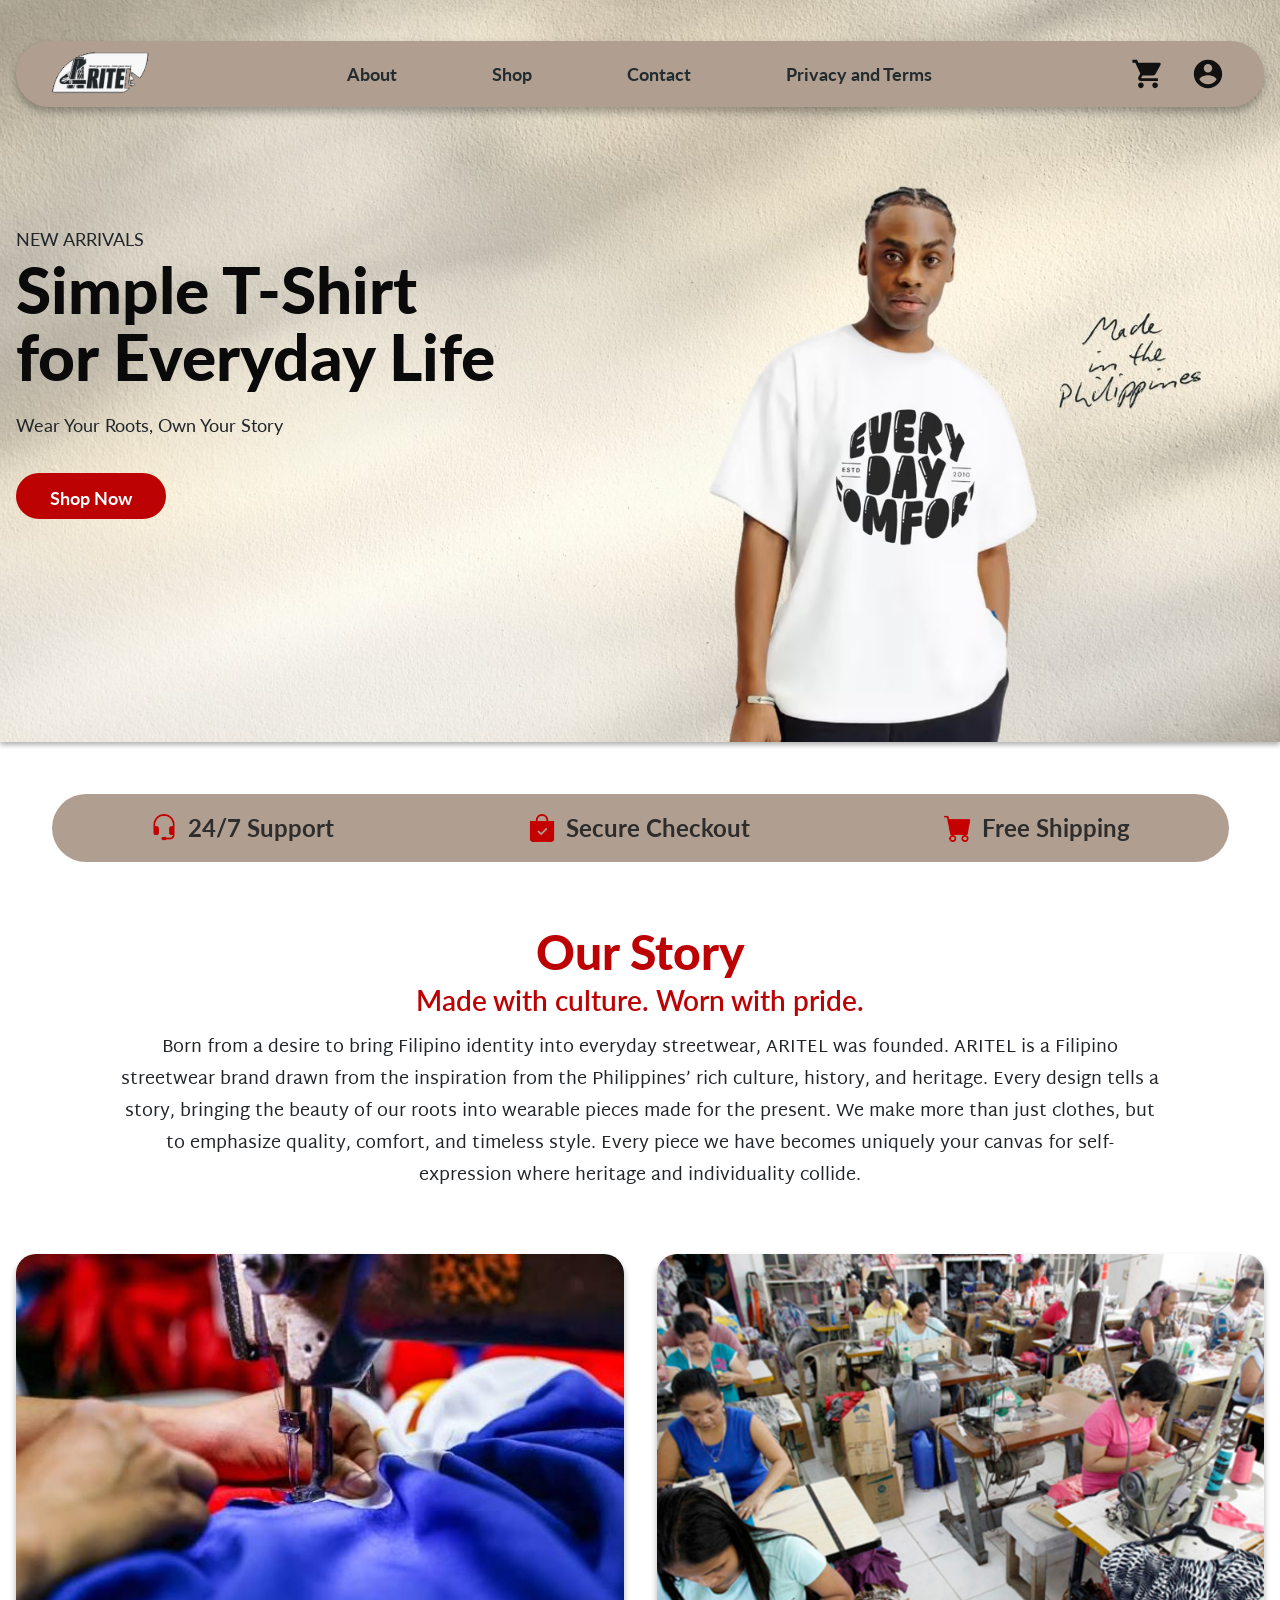
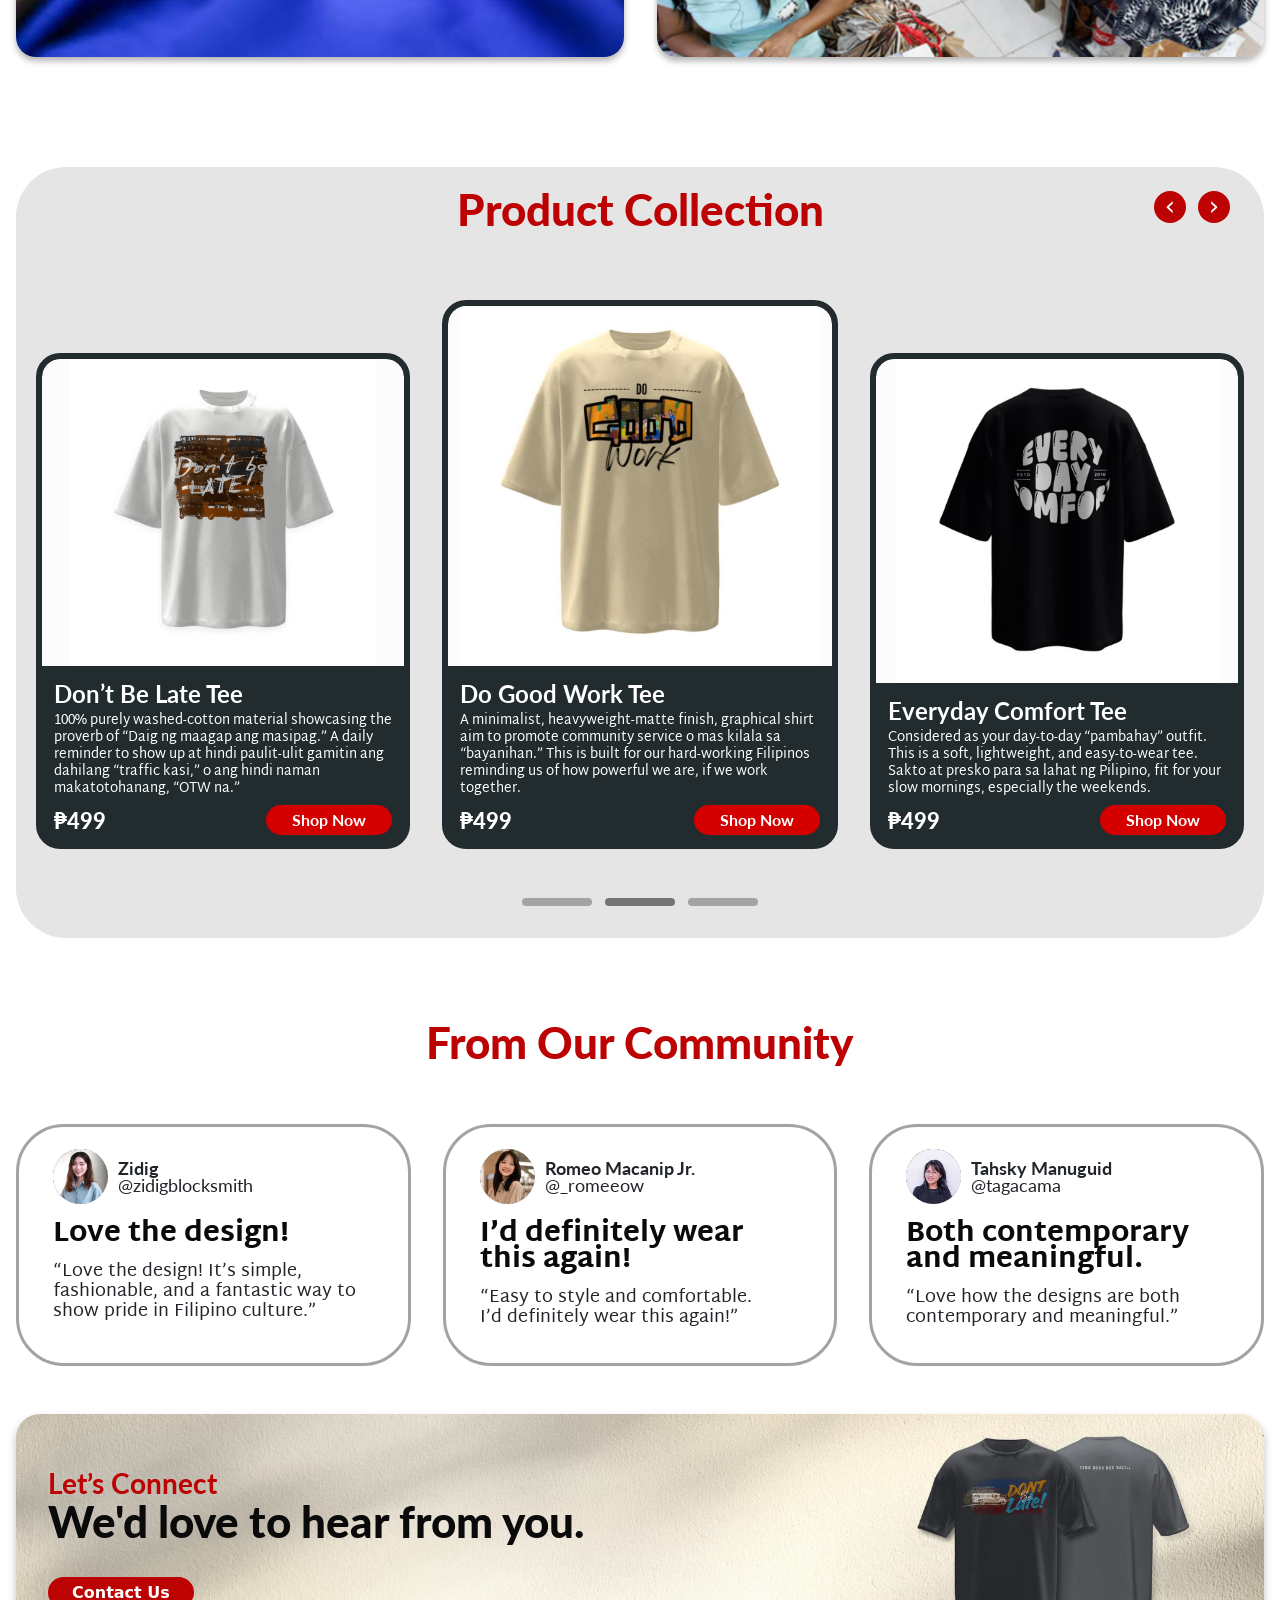
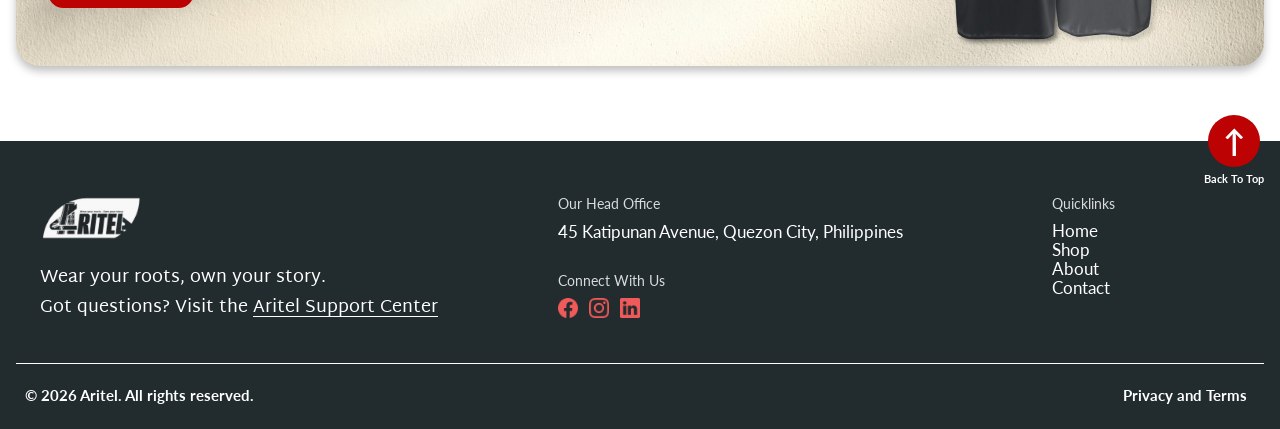
<file: index.html>
<!DOCTYPE html>
<html lang="en">
<head>
  <meta charset="UTF-8">
  <meta name="viewport" content="width=device-width, initial-scale=1">
  <title>ARITEL | Simple T-Shirts for Everyday Life</title>
  <meta name="description" content="ARITEL is a Filipino streetwear brand. Shop simple, comfortable T-shirts that carry the pride of Filipino culture.">
  <link href="https://cdn.jsdelivr.net/npm/bootstrap@5.3.9/dist/css/bootstrap.min.css" rel="stylesheet" integrity="sha384-yEPZ7jP9S0QKiUQ0m3jjsO4ProIW7wvR9gXkI7JOGa2XVsw53Yke2bsdkBbjmmiX" crossorigin="anonymous">
  <link rel="stylesheet" href="css/styles.css">
</head>
<body id="top">
  <a class="visually-hidden-focusable skip-link" href="#main">Skip to main content</a>

  <!-- HEADER / NAVIGATION -->
  <header class="site-header">
  <nav class="main-nav" aria-label="Main navigation">
    <a class="logo" href="index.html"><img src="images/home/logo.png" alt="ARITEL home" width="270" height="120"></a>
    <button class="nav-toggle" type="button" aria-expanded="false" aria-controls="nav-menu" aria-label="Menu"><span></span><span></span><span></span></button>
    <ul class="nav-links" id="nav-menu">
      <li><a href="index.html#story">About</a></li>
      <li><a href="index.html#products">Shop</a></li>
      <li><a href="contact-us.html">Contact</a></li>
      <li><a href="privacy-policy.html">Privacy and Terms</a></li>
    </ul>
    <ul class="nav-icons">
      <li>
        <a href="index.html#products" class="cart-link" id="cart-link" aria-label="Cart, empty. Shop our t-shirts">
          <span class="cart-count" id="cart-count" aria-hidden="true" hidden>0</span>
          <svg viewBox="0 0 24 24" aria-hidden="true" focusable="false"><path d="M7 18c-1.1 0-1.99.9-1.99 2S5.9 22 7 22s2-.9 2-2-.9-2-2-2zM1 2v2h2l3.6 7.59-1.35 2.45c-.16.28-.25.61-.25.96 0 1.1.9 2 2 2h12v-2H7.42c-.14 0-.25-.11-.25-.25l.03-.12.9-1.63h7.45c.75 0 1.41-.41 1.75-1.03l3.58-6.49A1 1 0 0 0 20 4H5.21l-.94-2H1zm16 16c-1.1 0-1.99.9-1.99 2s.89 2 1.99 2 2-.9 2-2-.9-2-2-2z"/></svg>
        </a>
      </li>
      <li>
        <a href="contact-us.html" aria-label="Contact us">
          <svg viewBox="0 0 24 24" aria-hidden="true" focusable="false"><path d="M12 2C6.48 2 2 6.48 2 12s4.48 10 10 10 10-4.48 10-10S17.52 2 12 2zm0 3c1.66 0 3 1.34 3 3s-1.34 3-3 3-3-1.34-3-3 1.34-3 3-3zm0 14.2c-2.5 0-4.71-1.28-6-3.22.03-1.99 4-3.08 6-3.08 1.99 0 5.97 1.09 6 3.08-1.29 1.94-3.5 3.22-6 3.22z"/></svg>
        </a>
      </li>
    </ul>
  </nav>
</header>

  <main id="main">

    <!-- HERO -->
    <section class="hero" aria-labelledby="hero-title">
      <p class="eyebrow">New arrivals</p>
      <h1 id="hero-title">Simple T-Shirt for Everyday Life</h1>
      <p class="tagline"><strong>Wear Your Roots, Own Your Story</strong></p>
      <a class="btn btn-pill" href="#products">Shop Now<span class="visually-hidden"> our new arrivals</span></a>
    </section>

    <!-- FEATURES BAR -->
    <section class="promises" aria-label="Store promises">
      <ul>
        <li><img src="images/home/customer-support.png" alt="Headset icon" width="28" height="28">24/7 Support</li>
        <li><img src="images/home/full-shopping-basket.png" alt="Shopping basket icon" width="28" height="28">Secure Checkout</li>
        <li><img src="images/home/shopping-cart.png" alt="Delivery cart icon" width="28" height="28">Free Shipping</li>
      </ul>
    </section>

    <!-- OUR STORY -->
    <section class="story" id="story" aria-labelledby="story-title">
      <h2 id="story-title">Our Story</h2>
      <h3>Made with culture. Worn with pride.</h3>
      <p>
        Born from a desire to bring Filipino identity into everyday streetwear, ARITEL was founded.
        ARITEL is a Filipino streetwear brand drawn from the inspiration from the Philippines&rsquo; rich culture, history, and heritage.
        Every design tells a story, bringing the beauty of our roots into wearable pieces made for the present.
        We make more than just clothes, but to emphasize quality, comfort, and timeless style.
        Every piece we have becomes uniquely your canvas for self-expression where heritage and individuality collide.
      </p>
      <img class="story-img" src="images/home/story-1.jpg" alt="Close-up of a sewing machine stitching blue and red fabric" width="548" height="364" loading="lazy">
      <img class="story-img" src="images/home/story-2.png" alt="Seamstresses working at sewing tables in a busy garment workshop" width="1154" height="678" loading="lazy">
    </section>

    <!-- PRODUCT COLLECTION -->
    <section class="products" id="products" aria-labelledby="products-title">
      <h2 id="products-title">Product Collection</h2>
      <div class="arrows">
        <button type="button" class="arrow-prev" aria-label="Previous product">&#8249;</button>
        <button type="button" class="arrow-next" aria-label="Next product">&#8250;</button>
      </div>

      <div class="product-track" role="group" aria-roledescription="carousel" aria-label="Product collection" id="product-track">

      <article class="product-card">
        <img src="images/first-product/product-1w.png" alt="Don’t Be Late Tee" width="900" height="900" loading="lazy">
        <h3>Don’t Be Late Tee</h3>
        <p>100% purely washed-cotton material showcasing the proverb of “Daig ng maagap ang masipag.” A daily reminder to show up at hindi paulit-ulit gamitin ang dahilang “traffic kasi,” o ang hindi naman makatotohanang, “OTW na.”</p>
        <p class="price">&#8369;499</p>
        <a class="btn" href="first-product.html">Shop Now<span class="visually-hidden"> Don’t Be Late Tee</span></a>
      </article>

      <article class="product-card">
        <img src="images/third-product/product-3w.png" alt="Do Good Work Tee" width="900" height="900" loading="lazy">
        <h3>Do Good Work Tee</h3>
        <p>A minimalist, heavyweight-matte finish, graphical shirt aim to promote community service o mas kilala sa “bayanihan.” This is built for our hard-working Filipinos reminding us of how powerful we are, if we work together.</p>
        <p class="price">&#8369;499</p>
        <a class="btn" href="third-product.html">Shop Now<span class="visually-hidden"> Do Good Work Tee</span></a>
      </article>

      <article class="product-card">
        <img src="images/second-product/product-2w.png" alt="Everyday Comfort Tee" width="900" height="900" loading="lazy">
        <h3>Everyday Comfort Tee</h3>
        <p>Considered as your day-to-day “pambahay” outfit. This is a soft, lightweight, and easy-to-wear tee. Sakto at presko para sa lahat ng Pilipino, fit for your slow mornings, especially the weekends.</p>
        <p class="price">&#8369;499</p>
        <a class="btn" href="second-product.html">Shop Now<span class="visually-hidden"> Everyday Comfort Tee</span></a>
      </article>
      </div>
      <p class="visually-hidden" id="carousel-status" role="status" aria-live="polite"></p>
      <div class="dots" aria-hidden="true"><span></span><span></span><span></span></div>
    </section>

    <!-- COMMUNITY -->
    <section class="community" aria-labelledby="community-title">
      <h2 id="community-title">From Our Community</h2>

      <figure class="review">
        <figcaption>
          <img src="images/home/review-zidig.png" alt="Profile photo of Zidig" width="55" height="55" loading="lazy">
          <span><strong>Zidig</strong><br>@zidigblocksmith</span>
        </figcaption>
        <h3>Love the design!</h3>
        <blockquote>“Love the design! It’s simple, fashionable, and a fantastic way to show pride in Filipino culture.”</blockquote>
      </figure>

      <figure class="review">
        <figcaption>
          <img src="images/home/review-romeo.png" alt="Profile photo of Romeo Macanip Jr." width="55" height="55" loading="lazy">
          <span><strong>Romeo Macanip Jr.</strong><br>@_romeeow</span>
        </figcaption>
        <h3>I’d definitely wear this again!</h3>
        <blockquote>“Easy to style and comfortable.<br>I’d definitely wear this again!”</blockquote>
      </figure>

      <figure class="review">
        <figcaption>
          <img src="images/home/review-tahsky.png" alt="Profile photo of Tahsky Manuguid" width="55" height="55" loading="lazy">
          <span><strong>Tahsky Manuguid</strong><br>@tagacama</span>
        </figcaption>
        <h3>Both contemporary and meaningful.</h3>
        <blockquote>“Love how the designs are both contemporary and meaningful.”</blockquote>
      </figure>
    </section>

    <!-- LET'S CONNECT -->
    <section class="connect" aria-labelledby="connect-title">
      <p class="eyebrow">Let&rsquo;s Connect</p>
      <h2 id="connect-title">We&#39;d love to hear from you.</h2>
      <a class="btn" href="contact-us.html">Contact Us</a>
    </section>
  </main>

  <!-- FOOTER -->
  <footer class="site-footer">
  <a class="back-to-top" href="#top">
    <span class="arrow" aria-hidden="true">&#8593;</span>
    <span>Back To Top</span>
  </a>

  <div class="footer-brand">
    <a href="index.html"><img src="images/home/logo.png" alt="ARITEL home" width="270" height="120"></a>
    <p>Wear your roots, own your story.</p>
    <p>Got questions? Visit the <a href="contact-us.html">Aritel Support Center</a></p>
  </div>

  <div class="footer-info">
    <h2>Our Head Office</h2>
    <address>45 Katipunan Avenue, Quezon City, Philippines</address>

    <h2>Connect With Us</h2>
    <ul class="social">
      <li><a href="https://www.facebook.com/" target="_blank" rel="noopener noreferrer"><img src="images/home/icon-facebook.png" alt="Aritel on Facebook (opens in a new tab)" width="20" height="20"></a></li>
      <li><a href="https://www.instagram.com/" target="_blank" rel="noopener noreferrer"><img src="images/home/icon-instagram.png" alt="Aritel on Instagram (opens in a new tab)" width="20" height="20"></a></li>
      <li><a href="https://www.linkedin.com/" target="_blank" rel="noopener noreferrer"><img src="images/home/icon-linkedin.png" alt="Aritel on LinkedIn (opens in a new tab)" width="20" height="20"></a></li>
    </ul>
  </div>

  <nav class="footer-links" aria-label="Footer navigation">
    <h2>Quicklinks</h2>
    <ul>
      <li><a href="index.html">Home</a></li>
      <li><a href="index.html#products">Shop</a></li>
      <li><a href="index.html#story">About</a></li>
      <li><a href="contact-us.html">Contact</a></li>
    </ul>
  </nav>

  <div class="footer-bottom">
    <p>&copy; 2026 Aritel. All rights reserved.</p>
    <a href="privacy-policy.html">Privacy and Terms</a>
  </div>
</footer>

  <script src="https://cdn.jsdelivr.net/npm/bootstrap@5.3.9/dist/js/bootstrap.bundle.min.js"></script>
  <script src="js/script.js"></script>
</body>
</html>
</file>
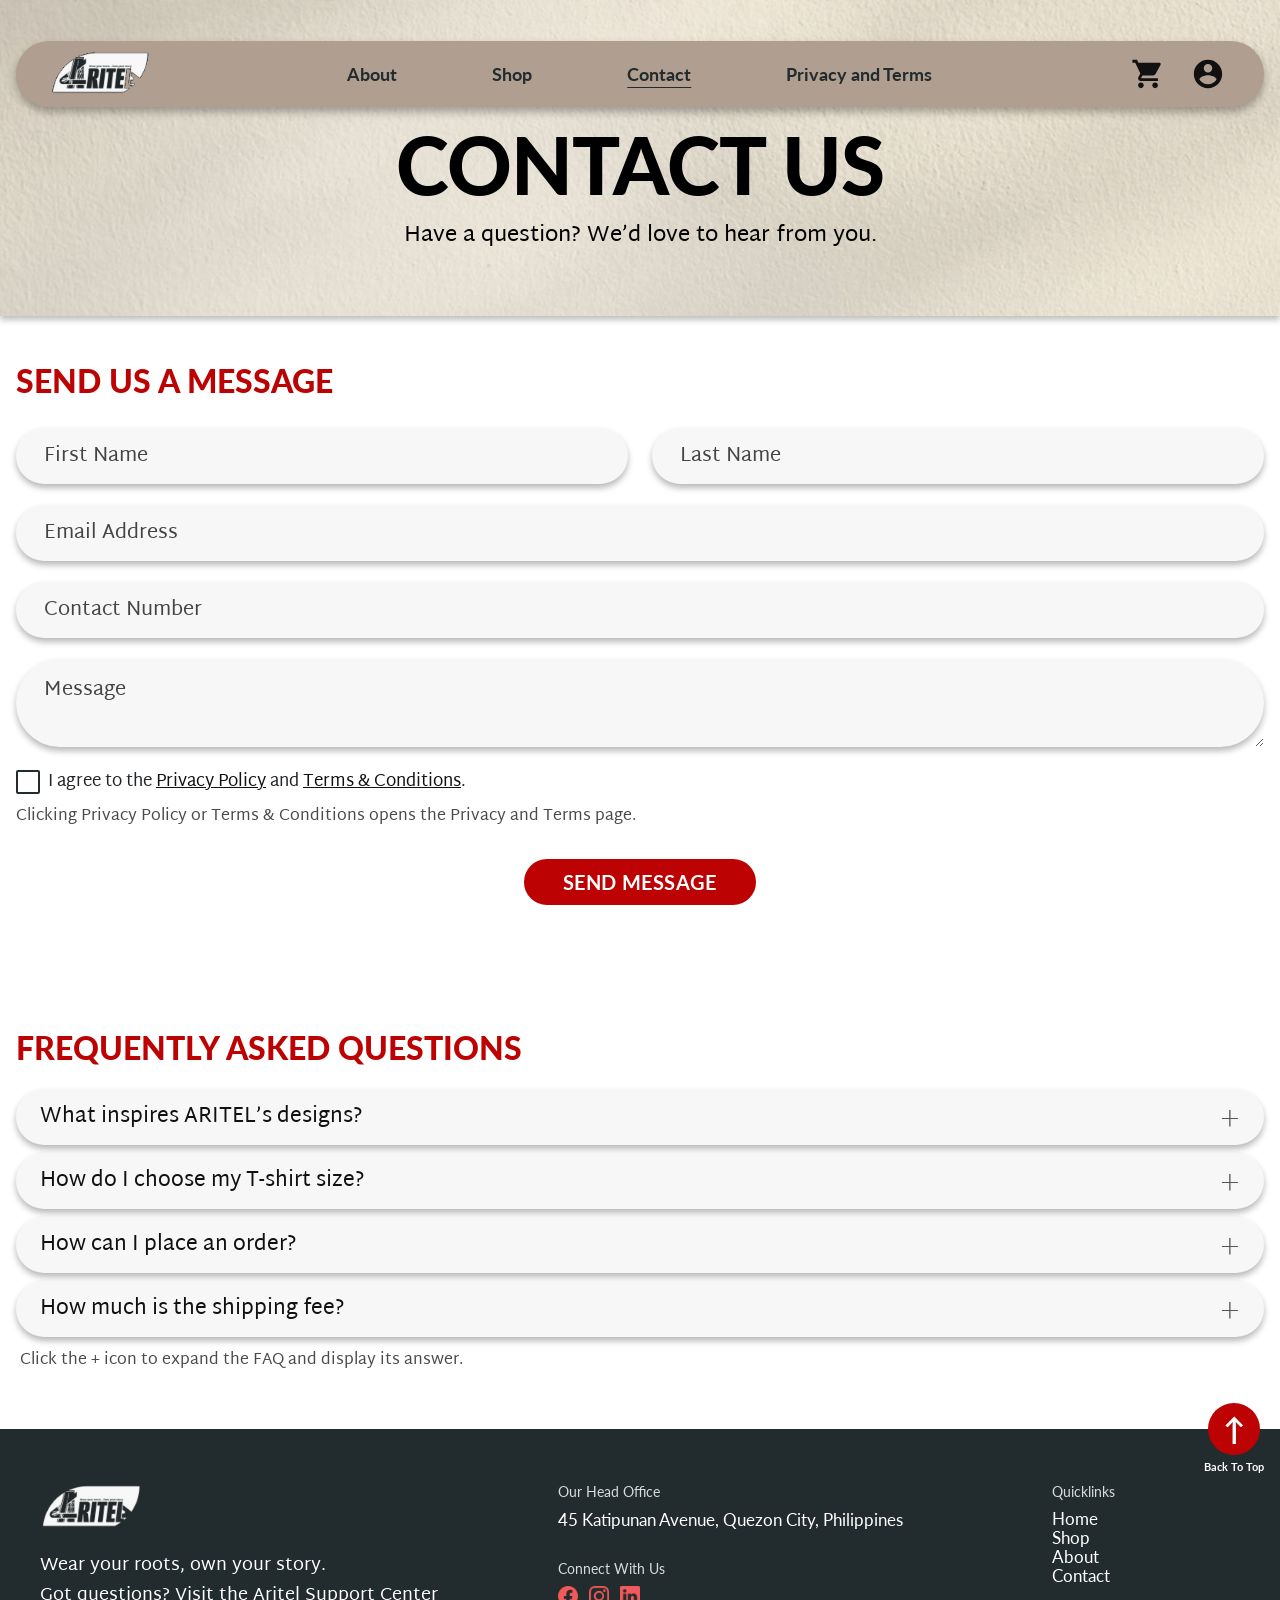
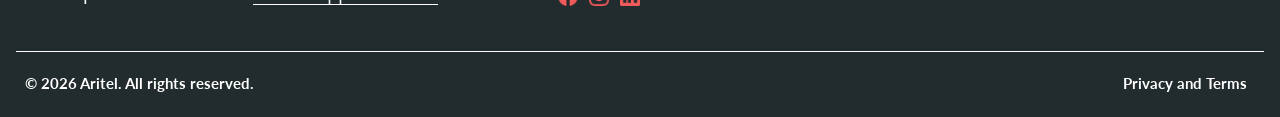
<file: contact-us.html>
<!DOCTYPE html>
<html lang="en">
<head>
  <meta charset="UTF-8">
  <meta name="viewport" content="width=device-width, initial-scale=1">
  <title>Contact Us | ARITEL</title>
  <meta name="description" content="Contact ARITEL Filipino streetwear for order questions, sizing help, or collaborations.">
  <link href="https://cdn.jsdelivr.net/npm/bootstrap@5.3.9/dist/css/bootstrap.min.css" rel="stylesheet" integrity="sha384-yEPZ7jP9S0QKiUQ0m3jjsO4ProIW7wvR9gXkI7JOGa2XVsw53Yke2bsdkBbjmmiX" crossorigin="anonymous">
  <link rel="stylesheet" href="css/styles.css">
</head>
<body id="top" class="contact-page">
  <a class="visually-hidden-focusable skip-link" href="#main">Skip to main content</a>

  <!-- HEADER / NAVIGATION -->
  <header class="site-header">
  <nav class="main-nav" aria-label="Main navigation">
    <a class="logo" href="index.html"><img src="images/home/logo.png" alt="ARITEL home" width="270" height="120"></a>
    <button class="nav-toggle" type="button" aria-expanded="false" aria-controls="nav-menu" aria-label="Menu"><span></span><span></span><span></span></button>
    <ul class="nav-links" id="nav-menu">
      <li><a href="index.html#story">About</a></li>
      <li><a href="index.html#products">Shop</a></li>
      <li><a href="contact-us.html" aria-current="page">Contact</a></li>
      <li><a href="privacy-policy.html">Privacy and Terms</a></li>
    </ul>
    <ul class="nav-icons">
      <li>
        <a href="index.html#products" class="cart-link" id="cart-link" aria-label="Cart, empty. Shop our t-shirts">
          <span class="cart-count" id="cart-count" aria-hidden="true" hidden>0</span>
          <svg viewBox="0 0 24 24" aria-hidden="true" focusable="false"><path d="M7 18c-1.1 0-1.99.9-1.99 2S5.9 22 7 22s2-.9 2-2-.9-2-2-2zM1 2v2h2l3.6 7.59-1.35 2.45c-.16.28-.25.61-.25.96 0 1.1.9 2 2 2h12v-2H7.42c-.14 0-.25-.11-.25-.25l.03-.12.9-1.63h7.45c.75 0 1.41-.41 1.75-1.03l3.58-6.49A1 1 0 0 0 20 4H5.21l-.94-2H1zm16 16c-1.1 0-1.99.9-1.99 2s.89 2 1.99 2 2-.9 2-2-.9-2-2-2z"/></svg>
        </a>
      </li>
      <li>
        <a href="contact-us.html" aria-label="Contact us">
          <svg viewBox="0 0 24 24" aria-hidden="true" focusable="false"><path d="M12 2C6.48 2 2 6.48 2 12s4.48 10 10 10 10-4.48 10-10S17.52 2 12 2zm0 3c1.66 0 3 1.34 3 3s-1.34 3-3 3-3-1.34-3-3 1.34-3 3-3zm0 14.2c-2.5 0-4.71-1.28-6-3.22.03-1.99 4-3.08 6-3.08 1.99 0 5.97 1.09 6 3.08-1.29 1.94-3.5 3.22-6 3.22z"/></svg>
        </a>
      </li>
    </ul>
  </nav>
</header>

  <main id="main">

    <!-- CONTACT US HERO -->
    <div class="page-header">
      <h1>Contact Us</h1>
      <p class="page-lead">Have a question? We&rsquo;d love to hear from you.</p>
    </div>

    <!-- CONTACT FORM SECTION -->
    <section class="contact-form-section" aria-labelledby="form-heading">
      <div class="container">
        <div class="contact-form-container">
          <h2 id="form-heading">Send Us a Message</h2>
          <form id="contactForm" novalidate>
            <div class="row">
              <div class="col-md-6 mb-3">
                <label for="firstName" class="visually-hidden">First Name</label>
                <input type="text" class="form-control" id="firstName" name="firstName" placeholder="First Name" autocomplete="given-name" required aria-describedby="firstName-error">
                <div class="invalid-feedback" id="firstName-error">Please enter your first name.</div>
              </div>
              <div class="col-md-6 mb-3">
                <label for="lastName" class="visually-hidden">Last Name</label>
                <input type="text" class="form-control" id="lastName" name="lastName" placeholder="Last Name" autocomplete="family-name" required aria-describedby="lastName-error">
                <div class="invalid-feedback" id="lastName-error">Please enter your last name.</div>
              </div>
            </div>
            <div class="mb-3">
              <label for="email" class="visually-hidden">Email Address</label>
              <input type="email" class="form-control" id="email" name="email" placeholder="Email Address" autocomplete="email" required aria-describedby="email-error">
              <div class="invalid-feedback" id="email-error">Please enter a valid email address, like name@example.com.</div>
            </div>
            <div class="mb-3">
              <label for="contactNumber" class="visually-hidden">Contact Number</label>
              <input type="tel" class="form-control" id="contactNumber" name="contactNumber" placeholder="Contact Number" autocomplete="tel" required aria-describedby="contactNumber-error">
              <div class="invalid-feedback" id="contactNumber-error">Please enter your contact number (numbers, spaces, + or - only).</div>
            </div>
            <div class="mb-3">
              <label for="message" class="visually-hidden">Message</label>
              <textarea class="form-control" id="message" name="message" rows="5" placeholder="Message" required aria-describedby="message-error"></textarea>
              <div class="invalid-feedback" id="message-error">Please write your message.</div>
            </div>

            <div class="form-check mb-2">
              <input class="form-check-input" type="checkbox" id="agreement" required aria-describedby="agreement-error">
              <label class="form-check-label" for="agreement">
                I agree to the <a href="privacy-policy.html#privacy-policy">Privacy Policy</a> and <a href="privacy-policy.html#terms-and-conditions">Terms &amp; Conditions</a>.
              </label>
              <div class="invalid-feedback" id="agreement-error">Please tick the box to agree before sending.</div>
            </div>
            <p class="privacy-note">Clicking Privacy Policy or Terms &amp; Conditions opens the Privacy and Terms page.</p>

            <button type="submit" class="btn send-btn">SEND MESSAGE</button>
            <p class="form-status" id="form-status" role="status" aria-live="polite" tabindex="-1"></p>
          </form>
        </div>
      </div>
    </section>

    <!-- FAQ SECTION -->
    <section class="faq-section" aria-labelledby="faq-heading">
      <div class="container">
        <h2 id="faq-heading">FREQUENTLY ASKED QUESTIONS</h2>
        <div class="faq-list">
          <div class="faq-item">
            <h3 class="faq-heading">
              <button class="faq-question" type="button" id="faq-q1" aria-expanded="false" aria-controls="faq-a1">
                <span>What inspires ARITEL’s designs?</span>
                <span class="faq-icon" aria-hidden="true">+</span>
              </button>
            </h3>
            <div class="faq-answer" id="faq-a1" role="region" aria-labelledby="faq-q1">
              <p>ARITEL’s designs are inspired by Filipino culture, history, identity, and everyday life. We turn these inspirations into wearable streetwear.</p>
            </div>
          </div>

          <div class="faq-item">
            <h3 class="faq-heading">
              <button class="faq-question" type="button" id="faq-q2" aria-expanded="false" aria-controls="faq-a2">
                <span>How do I choose my T-shirt size?</span>
                <span class="faq-icon" aria-hidden="true">+</span>
              </button>
            </h3>
            <div class="faq-answer" id="faq-a2" role="region" aria-labelledby="faq-q2">
              <p>Please check the size information provided on the product page before placing your order. Click “Size Chart” to see the measurements.</p>
            </div>
          </div>

          <div class="faq-item">
            <h3 class="faq-heading">
              <button class="faq-question" type="button" id="faq-q3" aria-expanded="false" aria-controls="faq-a3">
                <span>How can I place an order?</span>
                <span class="faq-icon" aria-hidden="true">+</span>
              </button>
            </h3>
            <div class="faq-answer" id="faq-a3" role="region" aria-labelledby="faq-q3">
              <p>Browse our Shop page, choose your preferred T-shirt, then pick a color, size and quantity and click Order Now. Your email app opens with your order already written. Just send it to us.</p>
            </div>
          </div>

          <div class="faq-item">
            <h3 class="faq-heading">
              <button class="faq-question" type="button" id="faq-q4" aria-expanded="false" aria-controls="faq-a4">
                <span>How much is the shipping fee?</span>
                <span class="faq-icon" aria-hidden="true">+</span>
              </button>
            </h3>
            <div class="faq-answer" id="faq-a4" role="region" aria-labelledby="faq-q4">
              <p>Please contact ARITEL through our contact form for shipping fee information.</p>
            </div>
          </div>
        </div>
        <p class="faq-note">Click the + icon to expand the FAQ and display its answer.</p>
      </div>
    </section>
  </main>

  <!-- FOOTER -->
  <footer class="site-footer">
  <a class="back-to-top" href="#top">
    <span class="arrow" aria-hidden="true">&#8593;</span>
    <span>Back To Top</span>
  </a>

  <div class="footer-brand">
    <a href="index.html"><img src="images/home/logo.png" alt="ARITEL home" width="270" height="120"></a>
    <p>Wear your roots, own your story.</p>
    <p>Got questions? Visit the <a href="contact-us.html">Aritel Support Center</a></p>
  </div>

  <div class="footer-info">
    <h2>Our Head Office</h2>
    <address>45 Katipunan Avenue, Quezon City, Philippines</address>

    <h2>Connect With Us</h2>
    <ul class="social">
      <li><a href="https://www.facebook.com/" target="_blank" rel="noopener noreferrer"><img src="images/home/icon-facebook.png" alt="Aritel on Facebook (opens in a new tab)" width="20" height="20"></a></li>
      <li><a href="https://www.instagram.com/" target="_blank" rel="noopener noreferrer"><img src="images/home/icon-instagram.png" alt="Aritel on Instagram (opens in a new tab)" width="20" height="20"></a></li>
      <li><a href="https://www.linkedin.com/" target="_blank" rel="noopener noreferrer"><img src="images/home/icon-linkedin.png" alt="Aritel on LinkedIn (opens in a new tab)" width="20" height="20"></a></li>
    </ul>
  </div>

  <nav class="footer-links" aria-label="Footer navigation">
    <h2>Quicklinks</h2>
    <ul>
      <li><a href="index.html">Home</a></li>
      <li><a href="index.html#products">Shop</a></li>
      <li><a href="index.html#story">About</a></li>
      <li><a href="contact-us.html">Contact</a></li>
    </ul>
  </nav>

  <div class="footer-bottom">
    <p>&copy; 2026 Aritel. All rights reserved.</p>
    <a href="privacy-policy.html">Privacy and Terms</a>
  </div>
</footer>

  <script src="https://cdn.jsdelivr.net/npm/bootstrap@5.3.9/dist/js/bootstrap.bundle.min.js"></script>
  <script src="js/script.js"></script>
  <script src="js/contact-us.js"></script>
</body>
</html>
</file>
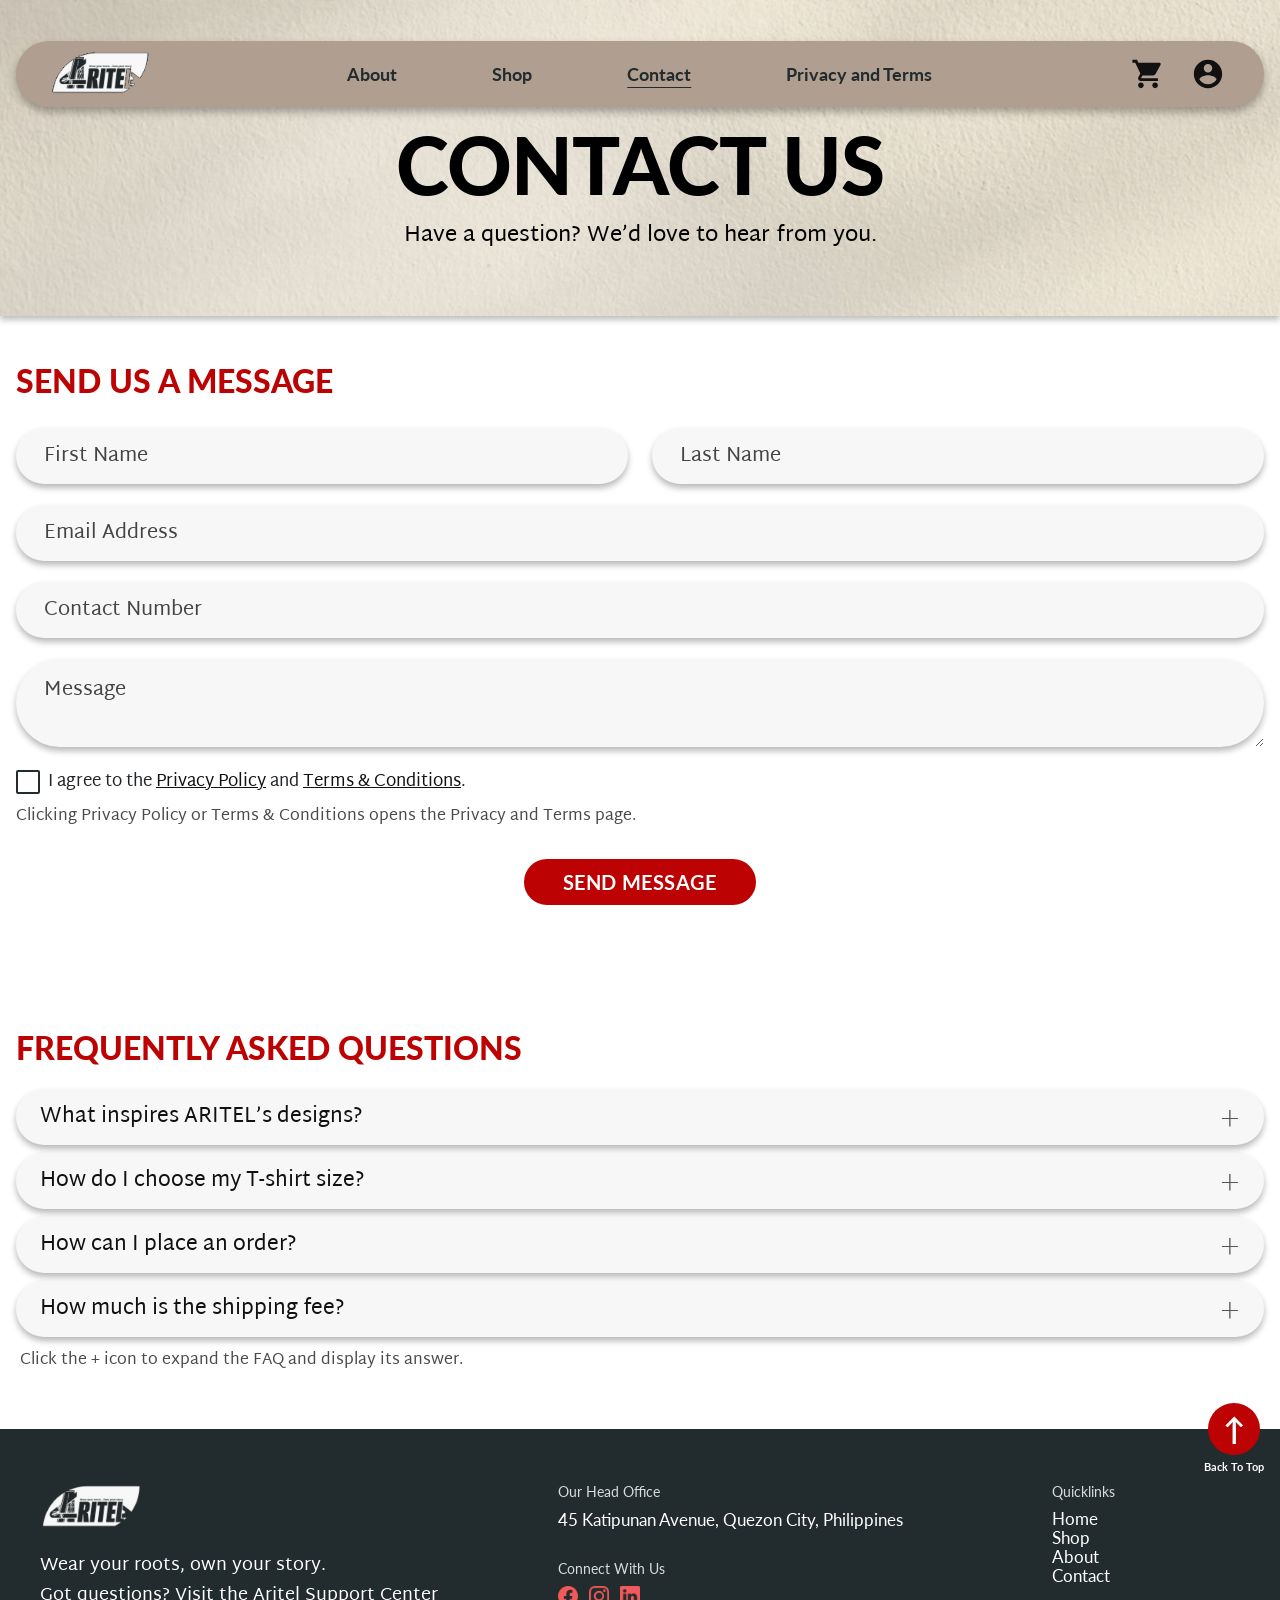
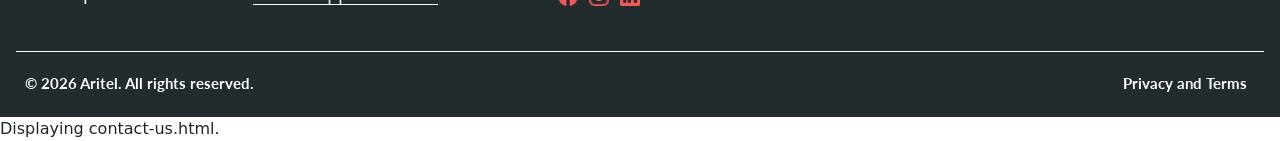
<file: contactus.html>
<!DOCTYPE html>
<html lang="en">
<head>
  <meta charset="UTF-8">
  <meta name="viewport" content="width=device-width, initial-scale=1">
  <title>Contact Us | ARITEL</title>
  <meta name="description" content="Contact ARITEL Filipino streetwear for order questions, sizing help, or collaborations.">
  <link href="https://cdn.jsdelivr.net/npm/bootstrap@5.3.9/dist/css/bootstrap.min.css" rel="stylesheet" integrity="sha384-yEPZ7jP9S0QKiUQ0m3jjsO4ProIW7wvR9gXkI7JOGa2XVsw53Yke2bsdkBbjmmiX" crossorigin="anonymous">
  <link rel="stylesheet" href="css/styles.css">
</head>
<body id="top" class="contact-page">
  <a class="visually-hidden-focusable skip-link" href="#main">Skip to main content</a>

  <!-- HEADER / NAVIGATION -->
  <header class="site-header">
  <nav class="main-nav" aria-label="Main navigation">
    <a class="logo" href="index.html"><img src="images/home/logo.png" alt="ARITEL home" width="270" height="120"></a>
    <button class="nav-toggle" type="button" aria-expanded="false" aria-controls="nav-menu" aria-label="Menu"><span></span><span></span><span></span></button>
    <ul class="nav-links" id="nav-menu">
      <li><a href="index.html#story">About</a></li>
      <li><a href="index.html#products">Shop</a></li>
      <li><a href="contact-us.html" aria-current="page">Contact</a></li>
      <li><a href="privacy-policy.html">Privacy and Terms</a></li>
    </ul>
    <ul class="nav-icons">
      <li>
        <a href="index.html#products" class="cart-link" id="cart-link" aria-label="Cart, empty. Shop our t-shirts">
          <span class="cart-count" id="cart-count" aria-hidden="true" hidden>0</span>
          <svg viewBox="0 0 24 24" aria-hidden="true" focusable="false"><path d="M7 18c-1.1 0-1.99.9-1.99 2S5.9 22 7 22s2-.9 2-2-.9-2-2-2zM1 2v2h2l3.6 7.59-1.35 2.45c-.16.28-.25.61-.25.96 0 1.1.9 2 2 2h12v-2H7.42c-.14 0-.25-.11-.25-.25l.03-.12.9-1.63h7.45c.75 0 1.41-.41 1.75-1.03l3.58-6.49A1 1 0 0 0 20 4H5.21l-.94-2H1zm16 16c-1.1 0-1.99.9-1.99 2s.89 2 1.99 2 2-.9 2-2-.9-2-2-2z"/></svg>
        </a>
      </li>
      <li>
        <a href="contact-us.html" aria-label="Contact us">
          <svg viewBox="0 0 24 24" aria-hidden="true" focusable="false"><path d="M12 2C6.48 2 2 6.48 2 12s4.48 10 10 10 10-4.48 10-10S17.52 2 12 2zm0 3c1.66 0 3 1.34 3 3s-1.34 3-3 3-3-1.34-3-3 1.34-3 3-3zm0 14.2c-2.5 0-4.71-1.28-6-3.22.03-1.99 4-3.08 6-3.08 1.99 0 5.97 1.09 6 3.08-1.29 1.94-3.5 3.22-6 3.22z"/></svg>
        </a>
      </li>
    </ul>
  </nav>
</header>

  <main id="main">

    <!-- CONTACT US HERO -->
    <div class="page-header">
      <h1>Contact Us</h1>
      <p class="page-lead">Have a question? We&rsquo;d love to hear from you.</p>
    </div>

    <!-- CONTACT FORM SECTION -->
    <section class="contact-form-section" aria-labelledby="form-heading">
      <div class="container">
        <div class="contact-form-container">
          <h2 id="form-heading">Send Us a Message</h2>
          <form id="contactForm" novalidate>
            <div class="row">
              <div class="col-md-6 mb-3">
                <label for="firstName" class="visually-hidden">First Name</label>
                <input type="text" class="form-control" id="firstName" name="firstName" placeholder="First Name" autocomplete="given-name" required aria-describedby="firstName-error">
                <div class="invalid-feedback" id="firstName-error">Please enter your first name.</div>
              </div>
              <div class="col-md-6 mb-3">
                <label for="lastName" class="visually-hidden">Last Name</label>
                <input type="text" class="form-control" id="lastName" name="lastName" placeholder="Last Name" autocomplete="family-name" required aria-describedby="lastName-error">
                <div class="invalid-feedback" id="lastName-error">Please enter your last name.</div>
              </div>
            </div>
            <div class="mb-3">
              <label for="email" class="visually-hidden">Email Address</label>
              <input type="email" class="form-control" id="email" name="email" placeholder="Email Address" autocomplete="email" required aria-describedby="email-error">
              <div class="invalid-feedback" id="email-error">Please enter a valid email address, like name@example.com.</div>
            </div>
            <div class="mb-3">
              <label for="contactNumber" class="visually-hidden">Contact Number</label>
              <input type="tel" class="form-control" id="contactNumber" name="contactNumber" placeholder="Contact Number" autocomplete="tel" required aria-describedby="contactNumber-error">
              <div class="invalid-feedback" id="contactNumber-error">Please enter your contact number (numbers, spaces, + or - only).</div>
            </div>
            <div class="mb-3">
              <label for="message" class="visually-hidden">Message</label>
              <textarea class="form-control" id="message" name="message" rows="5" placeholder="Message" required aria-describedby="message-error"></textarea>
              <div class="invalid-feedback" id="message-error">Please write your message.</div>
            </div>

            <div class="form-check mb-2">
              <input class="form-check-input" type="checkbox" id="agreement" required aria-describedby="agreement-error">
              <label class="form-check-label" for="agreement">
                I agree to the <a href="privacy-policy.html#privacy-policy">Privacy Policy</a> and <a href="privacy-policy.html#terms-and-conditions">Terms &amp; Conditions</a>.
              </label>
              <div class="invalid-feedback" id="agreement-error">Please tick the box to agree before sending.</div>
            </div>
            <p class="privacy-note">Clicking Privacy Policy or Terms &amp; Conditions opens the Privacy and Terms page.</p>

            <button type="submit" class="btn send-btn">SEND MESSAGE</button>
            <p class="form-status" id="form-status" role="status" aria-live="polite" tabindex="-1"></p>
          </form>
        </div>
      </div>
    </section>

    <!-- FAQ SECTION -->
    <section class="faq-section" aria-labelledby="faq-heading">
      <div class="container">
        <h2 id="faq-heading">FREQUENTLY ASKED QUESTIONS</h2>
        <div class="faq-list">
          <div class="faq-item">
            <h3 class="faq-heading">
              <button class="faq-question" type="button" id="faq-q1" aria-expanded="false" aria-controls="faq-a1">
                <span>What inspires ARITEL’s designs?</span>
                <span class="faq-icon" aria-hidden="true">+</span>
              </button>
            </h3>
            <div class="faq-answer" id="faq-a1" role="region" aria-labelledby="faq-q1">
              <p>ARITEL’s designs are inspired by Filipino culture, history, identity, and everyday life. We turn these inspirations into wearable streetwear.</p>
            </div>
          </div>

          <div class="faq-item">
            <h3 class="faq-heading">
              <button class="faq-question" type="button" id="faq-q2" aria-expanded="false" aria-controls="faq-a2">
                <span>How do I choose my T-shirt size?</span>
                <span class="faq-icon" aria-hidden="true">+</span>
              </button>
            </h3>
            <div class="faq-answer" id="faq-a2" role="region" aria-labelledby="faq-q2">
              <p>Please check the size information provided on the product page before placing your order. Click “Size Chart” to see the measurements.</p>
            </div>
          </div>

          <div class="faq-item">
            <h3 class="faq-heading">
              <button class="faq-question" type="button" id="faq-q3" aria-expanded="false" aria-controls="faq-a3">
                <span>How can I place an order?</span>
                <span class="faq-icon" aria-hidden="true">+</span>
              </button>
            </h3>
            <div class="faq-answer" id="faq-a3" role="region" aria-labelledby="faq-q3">
              <p>Browse our Shop page, choose your preferred T-shirt, then pick a color, size and quantity and click Order Now. Your email app opens with your order already written. Just send it to us.</p>
            </div>
          </div>

          <div class="faq-item">
            <h3 class="faq-heading">
              <button class="faq-question" type="button" id="faq-q4" aria-expanded="false" aria-controls="faq-a4">
                <span>How much is the shipping fee?</span>
                <span class="faq-icon" aria-hidden="true">+</span>
              </button>
            </h3>
            <div class="faq-answer" id="faq-a4" role="region" aria-labelledby="faq-q4">
              <p>Please contact ARITEL through our contact form for shipping fee information.</p>
            </div>
          </div>
        </div>
        <p class="faq-note">Click the + icon to expand the FAQ and display its answer.</p>
      </div>
    </section>
  </main>

  <!-- FOOTER -->
  <footer class="site-footer">
  <a class="back-to-top" href="#top">
    <span class="arrow" aria-hidden="true">&#8593;</span>
    <span>Back To Top</span>
  </a>

  <div class="footer-brand">
    <a href="index.html"><img src="images/home/logo.png" alt="ARITEL home" width="270" height="120"></a>
    <p>Wear your roots, own your story.</p>
    <p>Got questions? Visit the <a href="contact-us.html">Aritel Support Center</a></p>
  </div>

  <div class="footer-info">
    <h2>Our Head Office</h2>
    <address>45 Katipunan Avenue, Quezon City, Philippines</address>

    <h2>Connect With Us</h2>
    <ul class="social">
      <li><a href="https://www.facebook.com/" target="_blank" rel="noopener noreferrer"><img src="images/home/icon-facebook.png" alt="Aritel on Facebook (opens in a new tab)" width="20" height="20"></a></li>
      <li><a href="https://www.instagram.com/" target="_blank" rel="noopener noreferrer"><img src="images/home/icon-instagram.png" alt="Aritel on Instagram (opens in a new tab)" width="20" height="20"></a></li>
      <li><a href="https://www.linkedin.com/" target="_blank" rel="noopener noreferrer"><img src="images/home/icon-linkedin.png" alt="Aritel on LinkedIn (opens in a new tab)" width="20" height="20"></a></li>
    </ul>
  </div>

  <nav class="footer-links" aria-label="Footer navigation">
    <h2>Quicklinks</h2>
    <ul>
      <li><a href="index.html">Home</a></li>
      <li><a href="index.html#products">Shop</a></li>
      <li><a href="index.html#story">About</a></li>
      <li><a href="contact-us.html">Contact</a></li>
    </ul>
  </nav>

  <div class="footer-bottom">
    <p>&copy; 2026 Aritel. All rights reserved.</p>
    <a href="privacy-policy.html">Privacy and Terms</a>
  </div>
</footer>

  <script src="https://cdn.jsdelivr.net/npm/bootstrap@5.3.9/dist/js/bootstrap.bundle.min.js"></script>
  <script src="js/script.js"></script>
  <script src="js/contact-us.js"></script>
</body>
</html>
Displaying contact-us.html.
</file>
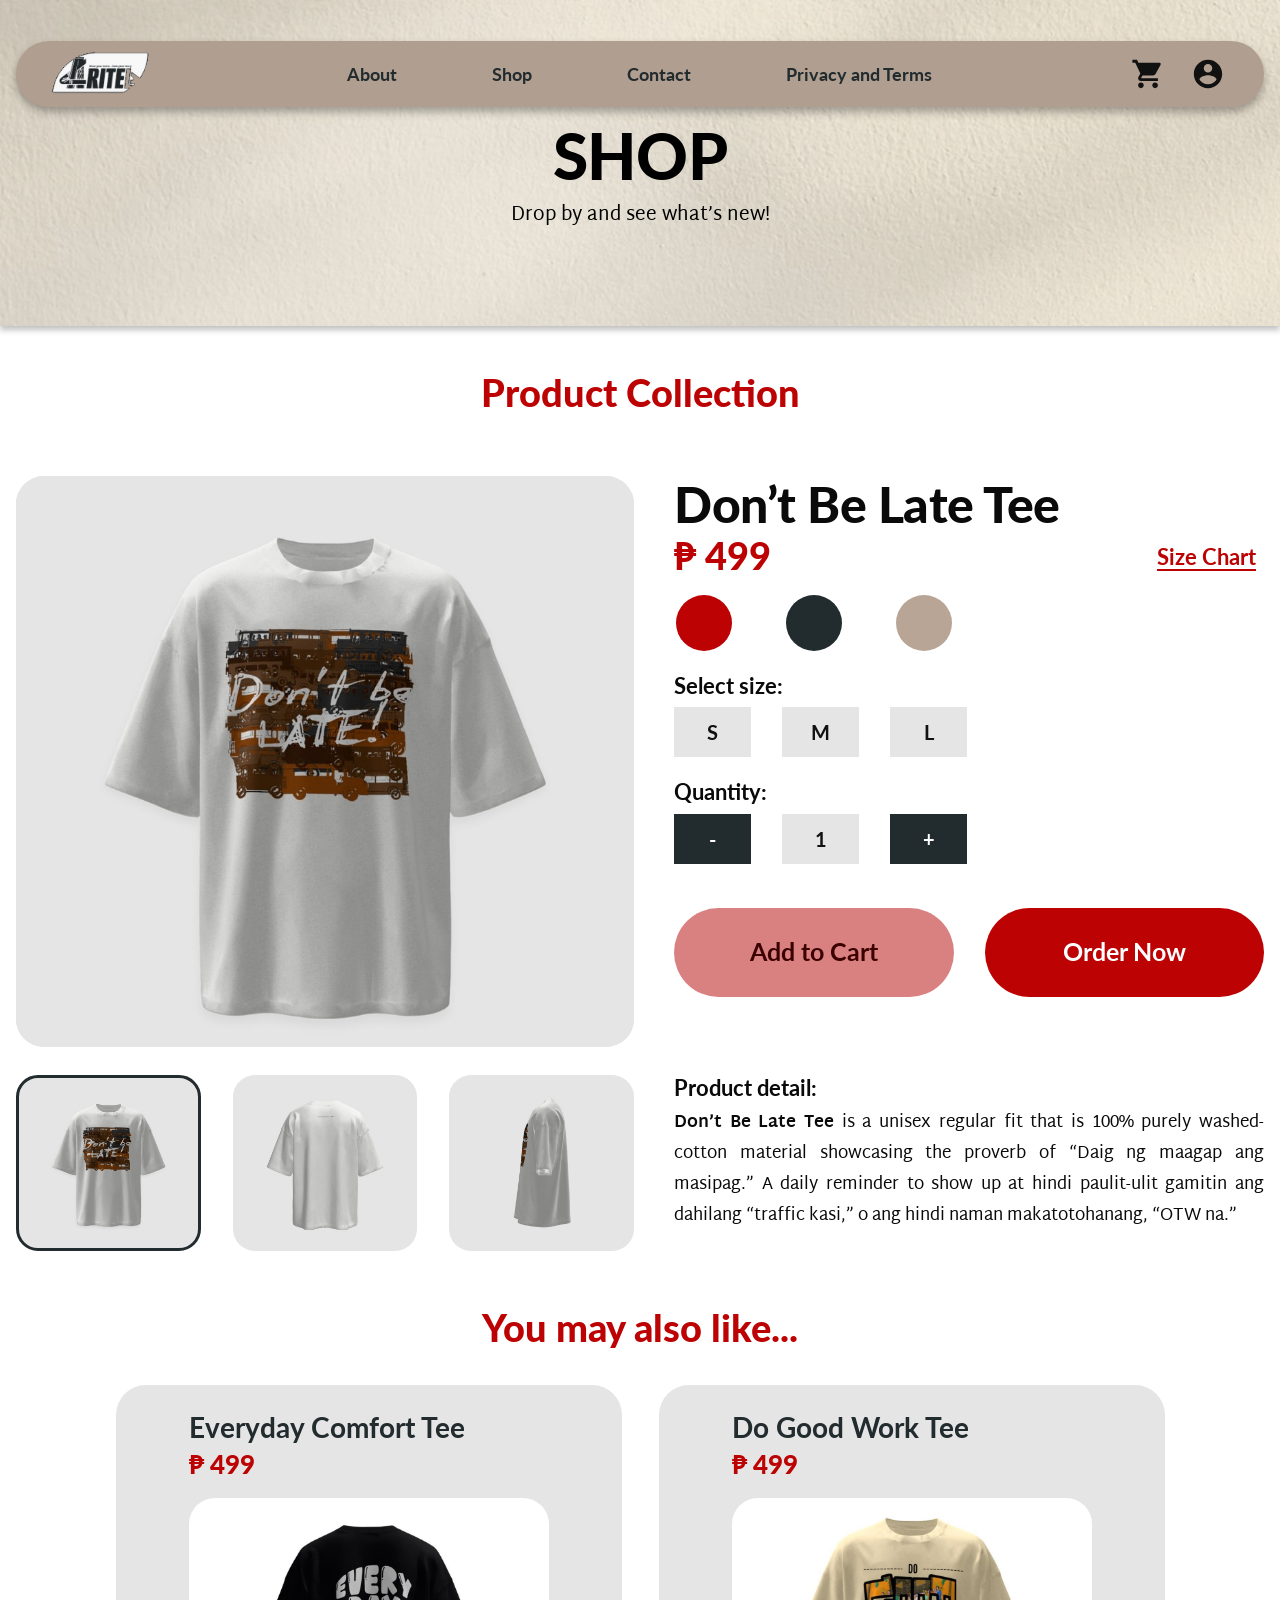
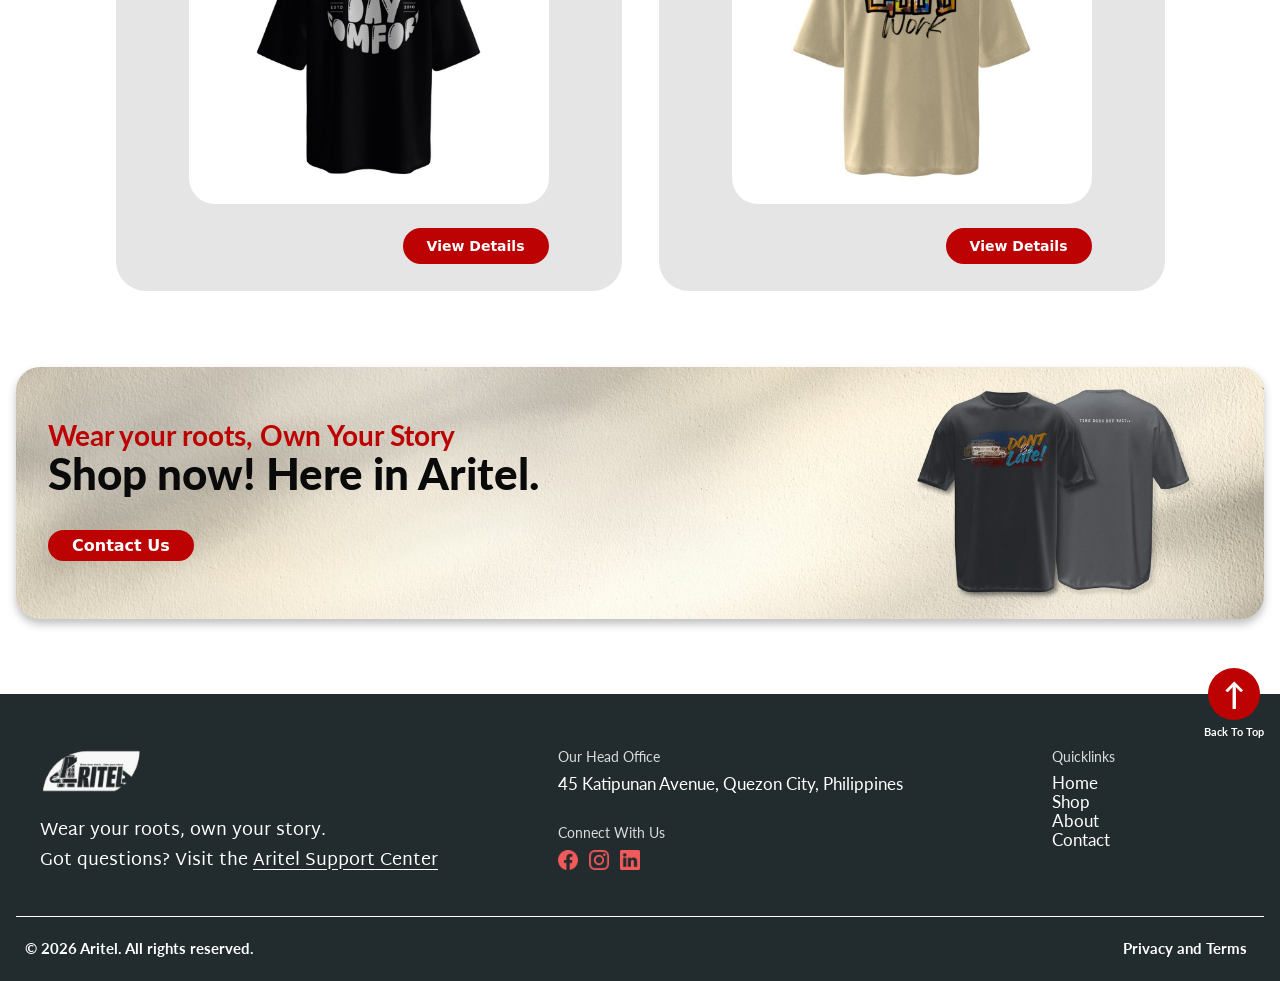
<file: first-product.html>
<!DOCTYPE html>
<html lang="en">
<head>
  <meta charset="UTF-8">
  <meta name="viewport" content="width=device-width, initial-scale=1">
  <title>Don’t Be Late Tee | ARITEL</title>
  <meta name="description" content="Don’t Be Late Tee from ARITEL Filipino streetwear. ₱499. Choose your color, size and quantity, then order by email.">
  <link href="https://cdn.jsdelivr.net/npm/bootstrap@5.3.9/dist/css/bootstrap.min.css" rel="stylesheet" integrity="sha384-yEPZ7jP9S0QKiUQ0m3jjsO4ProIW7wvR9gXkI7JOGa2XVsw53Yke2bsdkBbjmmiX" crossorigin="anonymous">
  <link rel="stylesheet" href="css/styles.css">
</head>
<body id="top" class="product-page" data-product="product1">
  <a class="visually-hidden-focusable skip-link" href="#main">Skip to main content</a>

  <!-- HEADER / NAVIGATION -->
  <header class="site-header">
  <nav class="main-nav" aria-label="Main navigation">
    <a class="logo" href="index.html"><img src="images/home/logo.png" alt="ARITEL home" width="270" height="120"></a>
    <button class="nav-toggle" type="button" aria-expanded="false" aria-controls="nav-menu" aria-label="Menu"><span></span><span></span><span></span></button>
    <ul class="nav-links" id="nav-menu">
      <li><a href="index.html#story">About</a></li>
      <li><a href="index.html#products">Shop</a></li>
      <li><a href="contact-us.html">Contact</a></li>
      <li><a href="privacy-policy.html">Privacy and Terms</a></li>
    </ul>
    <ul class="nav-icons">
      <li>
        <a href="index.html#products" class="cart-link" id="cart-link" aria-label="Cart, empty. Shop our t-shirts">
          <span class="cart-count" id="cart-count" aria-hidden="true" hidden>0</span>
          <svg viewBox="0 0 24 24" aria-hidden="true" focusable="false"><path d="M7 18c-1.1 0-1.99.9-1.99 2S5.9 22 7 22s2-.9 2-2-.9-2-2-2zM1 2v2h2l3.6 7.59-1.35 2.45c-.16.28-.25.61-.25.96 0 1.1.9 2 2 2h12v-2H7.42c-.14 0-.25-.11-.25-.25l.03-.12.9-1.63h7.45c.75 0 1.41-.41 1.75-1.03l3.58-6.49A1 1 0 0 0 20 4H5.21l-.94-2H1zm16 16c-1.1 0-1.99.9-1.99 2s.89 2 1.99 2 2-.9 2-2-.9-2-2-2z"/></svg>
        </a>
      </li>
      <li>
        <a href="contact-us.html" aria-label="Contact us">
          <svg viewBox="0 0 24 24" aria-hidden="true" focusable="false"><path d="M12 2C6.48 2 2 6.48 2 12s4.48 10 10 10 10-4.48 10-10S17.52 2 12 2zm0 3c1.66 0 3 1.34 3 3s-1.34 3-3 3-3-1.34-3-3 1.34-3 3-3zm0 14.2c-2.5 0-4.71-1.28-6-3.22.03-1.99 4-3.08 6-3.08 1.99 0 5.97 1.09 6 3.08-1.29 1.94-3.5 3.22-6 3.22z"/></svg>
        </a>
      </li>
    </ul>
  </nav>
</header>

  <main id="main">

    <div class="page-header">
      <h1>SHOP</h1>
      <p class="page-lead">Drop by and see what&rsquo;s new!</p>
    </div>

    <section aria-labelledby="collection-heading">
      <h2 class="page-subheading" id="collection-heading">Product Collection</h2>
    </section>

    <!-- MAIN PRODUCT SECTION -->
    <section class="product-container" aria-label="Don’t Be Late Tee details">

      <!-- LEFT: PRODUCT IMAGE -->
      <div class="product-image">
        <img id="product-image" src="images/first-product/product-1.png" alt="White Don’t Be Late tee with a stacked jeepney print and the words Don’t be LATE" width="900" height="900">
      </div>

      <!-- RIGHT: PRODUCT DETAILS -->
      <div class="product-details">
        <h3 class="product-name" id="product-name">Don’t Be Late Tee</h3>

        <div class="price-size-container">
          <p class="product-price" id="product-price">&#8369; 499</p>
          <button type="button" class="size-chart" data-bs-toggle="modal" data-bs-target="#sizeChartModal">Size Chart</button>
        </div>

        <!-- COLOR OPTIONS -->
        <div class="color-options" role="group" aria-label="Select color">
          <button type="button" class="color-circle color-red" data-color="Red" aria-label="Red" aria-pressed="false"></button>
          <button type="button" class="color-circle color-black" data-color="Black" aria-label="Black" aria-pressed="false"></button>
          <button type="button" class="color-circle color-beige" data-color="Beige" aria-label="Beige" aria-pressed="false"></button>
        </div>

        <!-- SIZE OPTIONS -->
        <p class="option-label" id="size-label">Select size:</p>
        <div class="size-options" role="group" aria-labelledby="size-label">
          <button type="button" class="size-btn" data-size="S" aria-pressed="false">S</button>
          <button type="button" class="size-btn" data-size="M" aria-pressed="false">M</button>
          <button type="button" class="size-btn" data-size="L" aria-pressed="false">L</button>
        </div>

        <!-- QUANTITY -->
        <p class="option-label" id="quantity-label">Quantity:</p>
        <div class="quantity-options" role="group" aria-labelledby="quantity-label">
          <button type="button" class="quantity-btn" id="decrease" aria-label="Decrease quantity">-</button>
          <span class="quantity-number" id="quantity" role="status" aria-live="polite">1</span>
          <button type="button" class="quantity-btn" id="increase" aria-label="Increase quantity">+</button>
        </div>

        <!-- PRODUCT ACTION BUTTONS -->
        <div class="product-buttons">
          <button type="button" class="add-cart-btn" id="addToCart">Add to Cart</button>
          <button type="button" class="buy-now-btn" id="orderNow">Order Now</button>
        </div>
        <p class="order-message" id="order-message" role="alert"></p>
      </div>
    </section>

    <!-- PRODUCT DETAILS SECTION -->
    <section class="product-info-section container-fluid" aria-label="Product photos and description">
      <div class="row align-items-start">

        <!-- LEFT SIDE: PRODUCT IMAGES -->
        <div class="col-md-6">
          <div class="product-gallery">
            <button type="button" class="gallery-image active" data-image="images/first-product/product-1-1st.png" data-alt="Don’t Be Late Tee – front view" aria-pressed="true">
              <img src="images/first-product/product-1-1st.png" alt="Show front view of Don’t Be Late Tee" width="600" height="600" loading="lazy">
            </button>
            <button type="button" class="gallery-image" data-image="images/first-product/product-1-2nd.png" data-alt="Don’t Be Late Tee – back view" aria-pressed="false">
              <img src="images/first-product/product-1-2nd.png" alt="Show back view of Don’t Be Late Tee" width="600" height="600" loading="lazy">
            </button>
            <button type="button" class="gallery-image" data-image="images/first-product/product-1-3rd.png" data-alt="Don’t Be Late Tee – side view" aria-pressed="false">
              <img src="images/first-product/product-1-3rd.png" alt="Show side view of Don’t Be Late Tee" width="600" height="600" loading="lazy">
            </button>
          </div>
        </div>

        <!-- RIGHT SIDE: PRODUCT DESCRIPTION -->
        <div class="col-md-6">
          <div class="product-description">
            <h4>Product detail:</h4>
            <p><strong>Don’t Be Late Tee</strong> is a unisex regular fit that is 100% purely washed-cotton material showcasing the proverb of “Daig ng maagap ang masipag.” A daily reminder to show up at hindi paulit-ulit gamitin ang dahilang “traffic kasi,” o ang hindi naman makatotohanang, “OTW na.”</p>
          </div>
        </div>

      </div>
    </section>

    <!-- YOU MAY ALSO LIKE -->
    <section class="recommended-section container" id="recommended" aria-labelledby="recommended-title">
      <h2 class="recommended-title" id="recommended-title">You may also like...</h2>
      <div class="row justify-content-center g-4">

        <div class="col-md-6">
          <article class="recommended-card">
            <h3>Everyday Comfort Tee</h3>
            <p class="recommended-price">&#8369; 499</p>
            <img src="images/second-product/product-2w.png" alt="Everyday Comfort Tee" width="900" height="900" loading="lazy">
            <a href="second-product.html" class="btn recommended-btn">View Details<span class="visually-hidden"> of Everyday Comfort Tee</span></a>
          </article>
        </div>

        <div class="col-md-6">
          <article class="recommended-card">
            <h3>Do Good Work Tee</h3>
            <p class="recommended-price">&#8369; 499</p>
            <img src="images/third-product/product-3w.png" alt="Do Good Work Tee" width="900" height="900" loading="lazy">
            <a href="third-product.html" class="btn recommended-btn">View Details<span class="visually-hidden"> of Do Good Work Tee</span></a>
          </article>
        </div>
      </div>
    </section>

    <!-- CONNECT -->
    <section class="connect" aria-labelledby="connect-title">
      <p class="eyebrow">Wear your roots, Own Your Story</p>
      <h2 id="connect-title">Shop now! Here in Aritel.</h2>
      <a class="btn" href="contact-us.html">Contact Us</a>
    </section>

    <!-- SIZE CHART (opens from the Size Chart button) -->
    <div class="modal fade" id="sizeChartModal" tabindex="-1" aria-labelledby="sizeChartTitle" aria-hidden="true">
      <div class="modal-dialog modal-dialog-centered">
        <div class="modal-content">
          <div class="modal-header">
            <h2 class="modal-title" id="sizeChartTitle">Size Chart</h2>
            <button type="button" class="btn-close" data-bs-dismiss="modal" aria-label="Close size chart"></button>
          </div>
          <div class="modal-body">
            <p>Our tees have a relaxed, oversized fit. Measurements are in inches.</p>
            <table class="table table-bordered text-center mb-0">
              <caption class="visually-hidden">Size chart for Don’t Be Late Tee</caption>
              <thead><tr><th scope="col">Size</th><th scope="col">Chest width</th><th scope="col">Length</th></tr></thead>
              <tbody>
                <tr><th scope="row">S</th><td>21</td><td>27</td></tr>
                <tr><th scope="row">M</th><td>22</td><td>28</td></tr>
                <tr><th scope="row">L</th><td>23</td><td>29</td></tr>
              </tbody>
            </table>
          </div>
        </div>
      </div>
    </div>
  </main>

  <!-- FOOTER -->
  <footer class="site-footer">
  <a class="back-to-top" href="#top">
    <span class="arrow" aria-hidden="true">&#8593;</span>
    <span>Back To Top</span>
  </a>

  <div class="footer-brand">
    <a href="index.html"><img src="images/home/logo.png" alt="ARITEL home" width="270" height="120"></a>
    <p>Wear your roots, own your story.</p>
    <p>Got questions? Visit the <a href="contact-us.html">Aritel Support Center</a></p>
  </div>

  <div class="footer-info">
    <h2>Our Head Office</h2>
    <address>45 Katipunan Avenue, Quezon City, Philippines</address>

    <h2>Connect With Us</h2>
    <ul class="social">
      <li><a href="https://www.facebook.com/" target="_blank" rel="noopener noreferrer"><img src="images/home/icon-facebook.png" alt="Aritel on Facebook (opens in a new tab)" width="20" height="20"></a></li>
      <li><a href="https://www.instagram.com/" target="_blank" rel="noopener noreferrer"><img src="images/home/icon-instagram.png" alt="Aritel on Instagram (opens in a new tab)" width="20" height="20"></a></li>
      <li><a href="https://www.linkedin.com/" target="_blank" rel="noopener noreferrer"><img src="images/home/icon-linkedin.png" alt="Aritel on LinkedIn (opens in a new tab)" width="20" height="20"></a></li>
    </ul>
  </div>

  <nav class="footer-links" aria-label="Footer navigation">
    <h2>Quicklinks</h2>
    <ul>
      <li><a href="index.html">Home</a></li>
      <li><a href="index.html#products">Shop</a></li>
      <li><a href="index.html#story">About</a></li>
      <li><a href="contact-us.html">Contact</a></li>
    </ul>
  </nav>

  <div class="footer-bottom">
    <p>&copy; 2026 Aritel. All rights reserved.</p>
    <a href="privacy-policy.html">Privacy and Terms</a>
  </div>
</footer>

  <script src="https://cdn.jsdelivr.net/npm/bootstrap@5.3.9/dist/js/bootstrap.bundle.min.js"></script>
  <script src="js/script.js"></script>
  <script src="js/products.js"></script>
  <script src="js/product-page.js"></script>
</body>
</html>
</file>
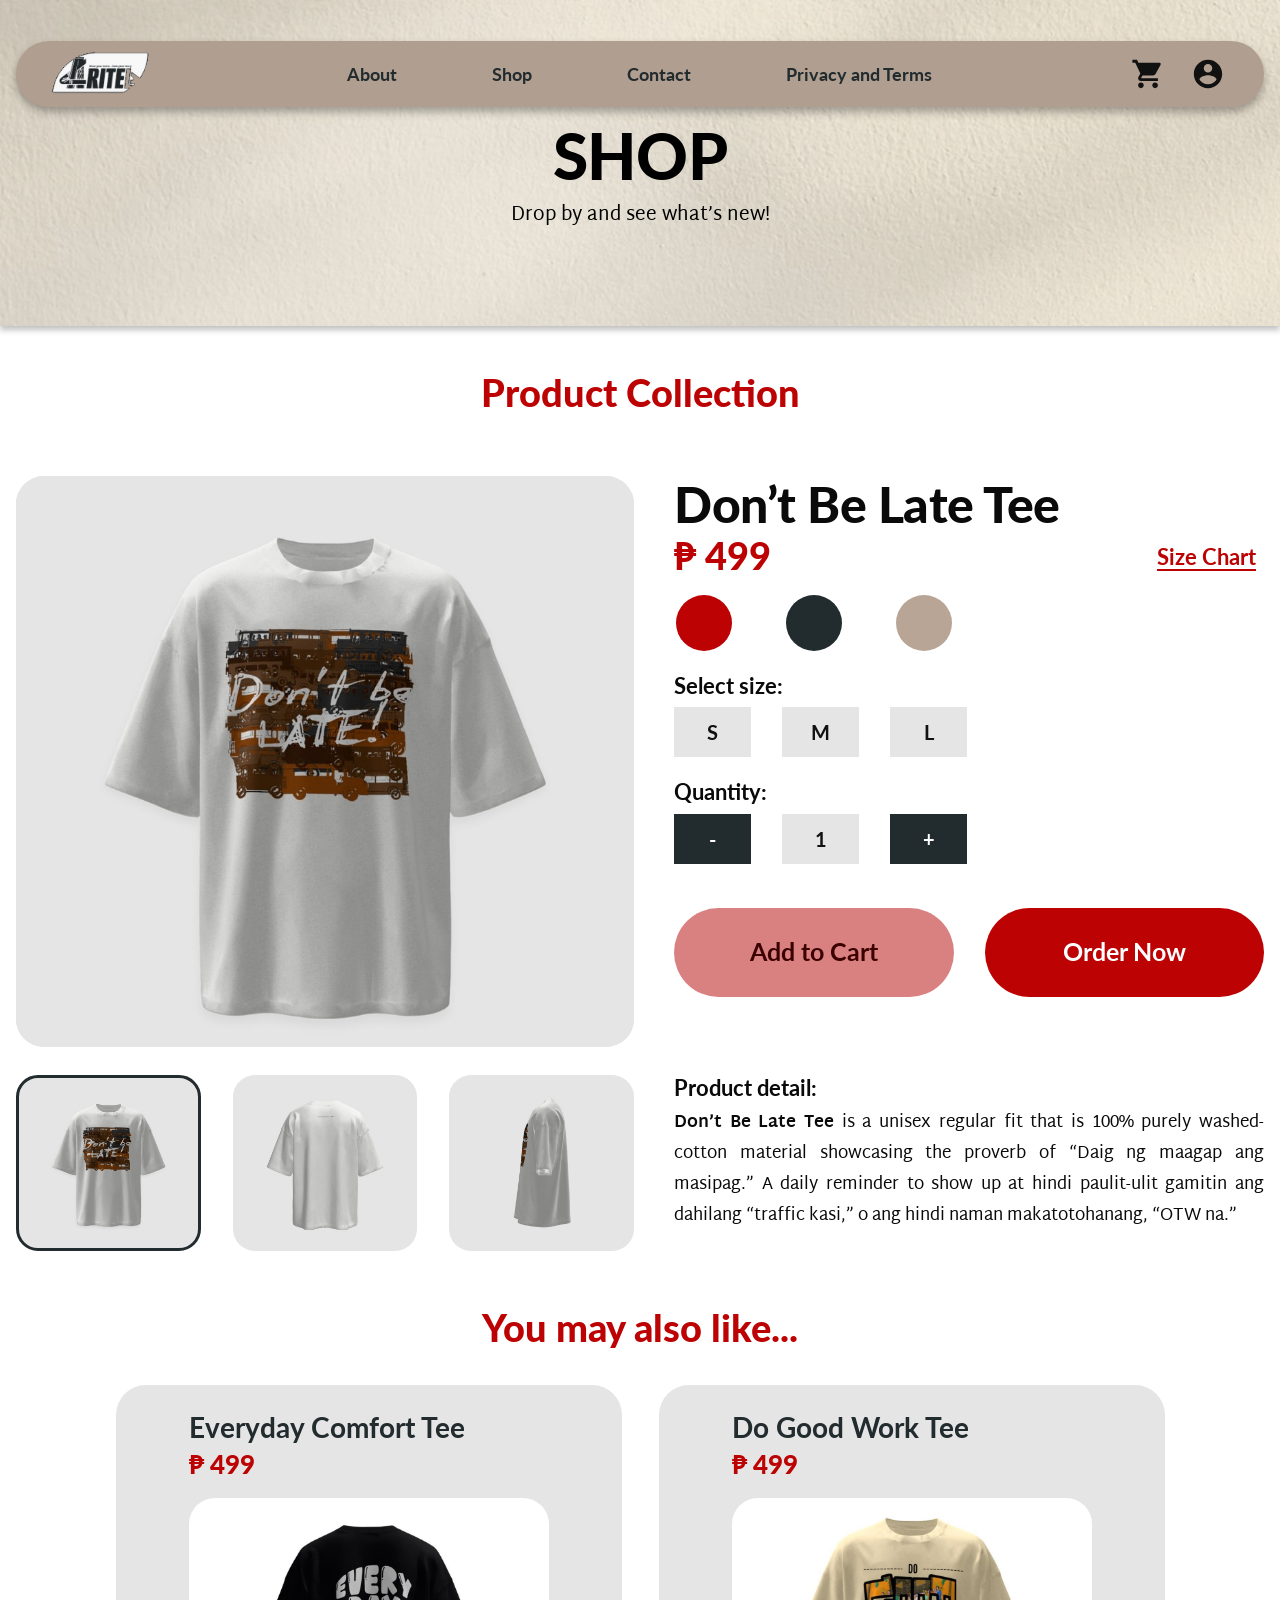
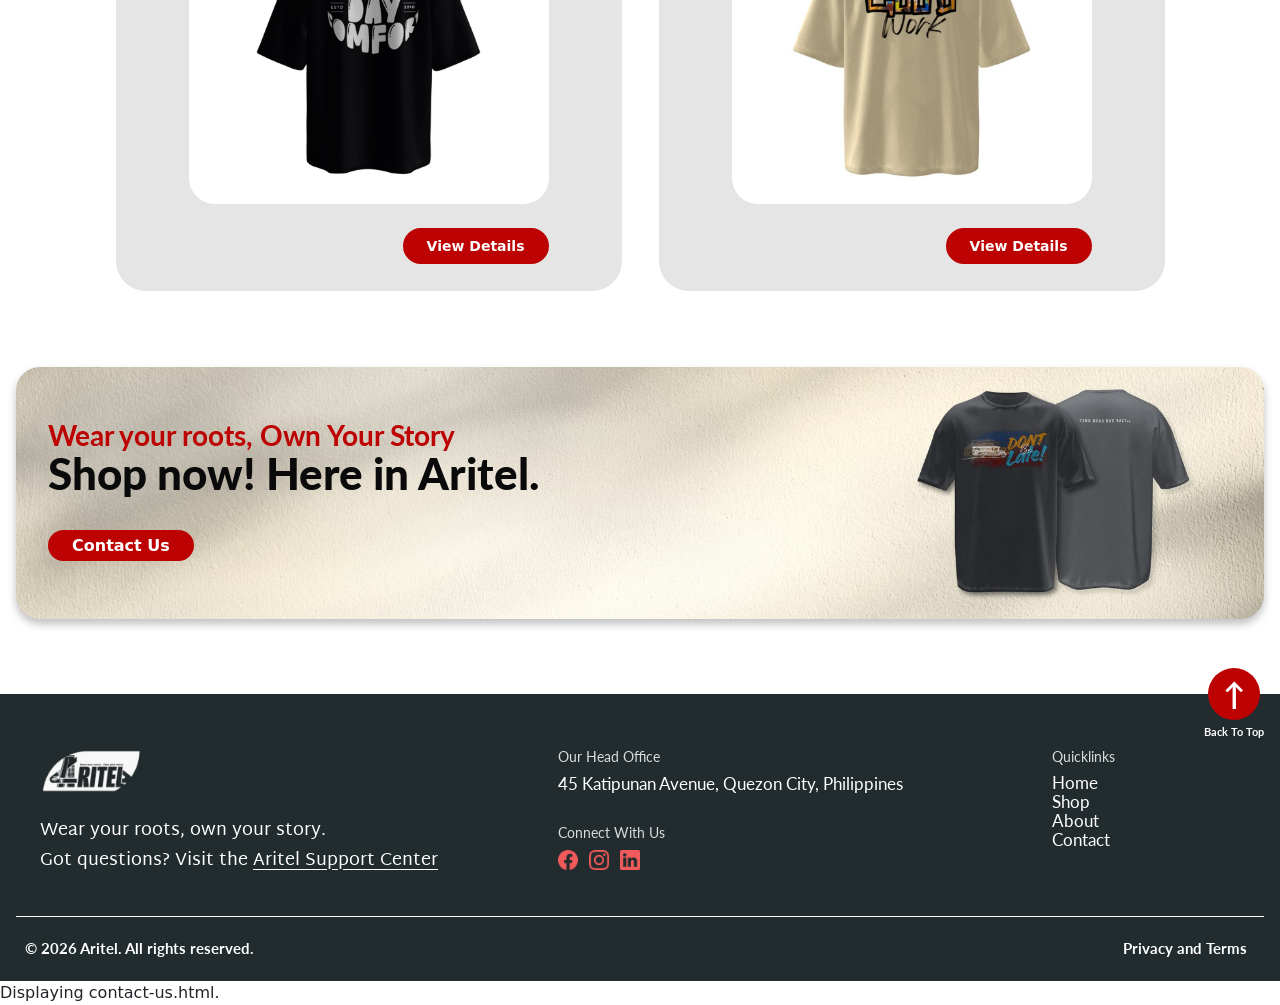
<file: first_product.html>
<!DOCTYPE html>
<html lang="en">
<head>
  <meta charset="UTF-8">
  <meta name="viewport" content="width=device-width, initial-scale=1">
  <title>Don’t Be Late Tee | ARITEL</title>
  <meta name="description" content="Don’t Be Late Tee from ARITEL Filipino streetwear. ₱499. Choose your color, size and quantity, then order by email.">
  <link href="https://cdn.jsdelivr.net/npm/bootstrap@5.3.9/dist/css/bootstrap.min.css" rel="stylesheet" integrity="sha384-yEPZ7jP9S0QKiUQ0m3jjsO4ProIW7wvR9gXkI7JOGa2XVsw53Yke2bsdkBbjmmiX" crossorigin="anonymous">
  <link rel="stylesheet" href="css/styles.css">
</head>
<body id="top" class="product-page" data-product="product1">
  <a class="visually-hidden-focusable skip-link" href="#main">Skip to main content</a>

  <!-- HEADER / NAVIGATION -->
  <header class="site-header">
  <nav class="main-nav" aria-label="Main navigation">
    <a class="logo" href="index.html"><img src="images/home/logo.png" alt="ARITEL home" width="270" height="120"></a>
    <button class="nav-toggle" type="button" aria-expanded="false" aria-controls="nav-menu" aria-label="Menu"><span></span><span></span><span></span></button>
    <ul class="nav-links" id="nav-menu">
      <li><a href="index.html#story">About</a></li>
      <li><a href="index.html#products">Shop</a></li>
      <li><a href="contact-us.html">Contact</a></li>
      <li><a href="privacy-policy.html">Privacy and Terms</a></li>
    </ul>
    <ul class="nav-icons">
      <li>
        <a href="index.html#products" class="cart-link" id="cart-link" aria-label="Cart, empty. Shop our t-shirts">
          <span class="cart-count" id="cart-count" aria-hidden="true" hidden>0</span>
          <svg viewBox="0 0 24 24" aria-hidden="true" focusable="false"><path d="M7 18c-1.1 0-1.99.9-1.99 2S5.9 22 7 22s2-.9 2-2-.9-2-2-2zM1 2v2h2l3.6 7.59-1.35 2.45c-.16.28-.25.61-.25.96 0 1.1.9 2 2 2h12v-2H7.42c-.14 0-.25-.11-.25-.25l.03-.12.9-1.63h7.45c.75 0 1.41-.41 1.75-1.03l3.58-6.49A1 1 0 0 0 20 4H5.21l-.94-2H1zm16 16c-1.1 0-1.99.9-1.99 2s.89 2 1.99 2 2-.9 2-2-.9-2-2-2z"/></svg>
        </a>
      </li>
      <li>
        <a href="contact-us.html" aria-label="Contact us">
          <svg viewBox="0 0 24 24" aria-hidden="true" focusable="false"><path d="M12 2C6.48 2 2 6.48 2 12s4.48 10 10 10 10-4.48 10-10S17.52 2 12 2zm0 3c1.66 0 3 1.34 3 3s-1.34 3-3 3-3-1.34-3-3 1.34-3 3-3zm0 14.2c-2.5 0-4.71-1.28-6-3.22.03-1.99 4-3.08 6-3.08 1.99 0 5.97 1.09 6 3.08-1.29 1.94-3.5 3.22-6 3.22z"/></svg>
        </a>
      </li>
    </ul>
  </nav>
</header>

  <main id="main">

    <div class="page-header">
      <h1>SHOP</h1>
      <p class="page-lead">Drop by and see what&rsquo;s new!</p>
    </div>

    <section aria-labelledby="collection-heading">
      <h2 class="page-subheading" id="collection-heading">Product Collection</h2>
    </section>

    <!-- MAIN PRODUCT SECTION -->
    <section class="product-container" aria-label="Don’t Be Late Tee details">

      <!-- LEFT: PRODUCT IMAGE -->
      <div class="product-image">
        <img id="product-image" src="images/first-product/product-1.png" alt="White Don’t Be Late tee with a stacked jeepney print and the words Don’t be LATE" width="900" height="900">
      </div>

      <!-- RIGHT: PRODUCT DETAILS -->
      <div class="product-details">
        <h3 class="product-name" id="product-name">Don’t Be Late Tee</h3>

        <div class="price-size-container">
          <p class="product-price" id="product-price">&#8369; 499</p>
          <button type="button" class="size-chart" data-bs-toggle="modal" data-bs-target="#sizeChartModal">Size Chart</button>
        </div>

        <!-- COLOR OPTIONS -->
        <div class="color-options" role="group" aria-label="Select color">
          <button type="button" class="color-circle color-red" data-color="Red" aria-label="Red" aria-pressed="false"></button>
          <button type="button" class="color-circle color-black" data-color="Black" aria-label="Black" aria-pressed="false"></button>
          <button type="button" class="color-circle color-beige" data-color="Beige" aria-label="Beige" aria-pressed="false"></button>
        </div>

        <!-- SIZE OPTIONS -->
        <p class="option-label" id="size-label">Select size:</p>
        <div class="size-options" role="group" aria-labelledby="size-label">
          <button type="button" class="size-btn" data-size="S" aria-pressed="false">S</button>
          <button type="button" class="size-btn" data-size="M" aria-pressed="false">M</button>
          <button type="button" class="size-btn" data-size="L" aria-pressed="false">L</button>
        </div>

        <!-- QUANTITY -->
        <p class="option-label" id="quantity-label">Quantity:</p>
        <div class="quantity-options" role="group" aria-labelledby="quantity-label">
          <button type="button" class="quantity-btn" id="decrease" aria-label="Decrease quantity">-</button>
          <span class="quantity-number" id="quantity" role="status" aria-live="polite">1</span>
          <button type="button" class="quantity-btn" id="increase" aria-label="Increase quantity">+</button>
        </div>

        <!-- PRODUCT ACTION BUTTONS -->
        <div class="product-buttons">
          <button type="button" class="add-cart-btn" id="addToCart">Add to Cart</button>
          <button type="button" class="buy-now-btn" id="orderNow">Order Now</button>
        </div>
        <p class="order-message" id="order-message" role="alert"></p>
      </div>
    </section>

    <!-- PRODUCT DETAILS SECTION -->
    <section class="product-info-section container-fluid" aria-label="Product photos and description">
      <div class="row align-items-start">

        <!-- LEFT SIDE: PRODUCT IMAGES -->
        <div class="col-md-6">
          <div class="product-gallery">
            <button type="button" class="gallery-image active" data-image="images/first-product/product-1-1st.png" data-alt="Don’t Be Late Tee – front view" aria-pressed="true">
              <img src="images/first-product/product-1-1st.png" alt="Show front view of Don’t Be Late Tee" width="600" height="600" loading="lazy">
            </button>
            <button type="button" class="gallery-image" data-image="images/first-product/product-1-2nd.png" data-alt="Don’t Be Late Tee – back view" aria-pressed="false">
              <img src="images/first-product/product-1-2nd.png" alt="Show back view of Don’t Be Late Tee" width="600" height="600" loading="lazy">
            </button>
            <button type="button" class="gallery-image" data-image="images/first-product/product-1-3rd.png" data-alt="Don’t Be Late Tee – side view" aria-pressed="false">
              <img src="images/first-product/product-1-3rd.png" alt="Show side view of Don’t Be Late Tee" width="600" height="600" loading="lazy">
            </button>
          </div>
        </div>

        <!-- RIGHT SIDE: PRODUCT DESCRIPTION -->
        <div class="col-md-6">
          <div class="product-description">
            <h4>Product detail:</h4>
            <p><strong>Don’t Be Late Tee</strong> is a unisex regular fit that is 100% purely washed-cotton material showcasing the proverb of “Daig ng maagap ang masipag.” A daily reminder to show up at hindi paulit-ulit gamitin ang dahilang “traffic kasi,” o ang hindi naman makatotohanang, “OTW na.”</p>
          </div>
        </div>

      </div>
    </section>

    <!-- YOU MAY ALSO LIKE -->
    <section class="recommended-section container" id="recommended" aria-labelledby="recommended-title">
      <h2 class="recommended-title" id="recommended-title">You may also like...</h2>
      <div class="row justify-content-center g-4">

        <div class="col-md-6">
          <article class="recommended-card">
            <h3>Everyday Comfort Tee</h3>
            <p class="recommended-price">&#8369; 499</p>
            <img src="images/second-product/product-2w.png" alt="Everyday Comfort Tee" width="900" height="900" loading="lazy">
            <a href="second-product.html" class="btn recommended-btn">View Details<span class="visually-hidden"> of Everyday Comfort Tee</span></a>
          </article>
        </div>

        <div class="col-md-6">
          <article class="recommended-card">
            <h3>Do Good Work Tee</h3>
            <p class="recommended-price">&#8369; 499</p>
            <img src="images/third-product/product-3w.png" alt="Do Good Work Tee" width="900" height="900" loading="lazy">
            <a href="third-product.html" class="btn recommended-btn">View Details<span class="visually-hidden"> of Do Good Work Tee</span></a>
          </article>
        </div>
      </div>
    </section>

    <!-- CONNECT -->
    <section class="connect" aria-labelledby="connect-title">
      <p class="eyebrow">Wear your roots, Own Your Story</p>
      <h2 id="connect-title">Shop now! Here in Aritel.</h2>
      <a class="btn" href="contact-us.html">Contact Us</a>
    </section>

    <!-- SIZE CHART (opens from the Size Chart button) -->
    <div class="modal fade" id="sizeChartModal" tabindex="-1" aria-labelledby="sizeChartTitle" aria-hidden="true">
      <div class="modal-dialog modal-dialog-centered">
        <div class="modal-content">
          <div class="modal-header">
            <h2 class="modal-title" id="sizeChartTitle">Size Chart</h2>
            <button type="button" class="btn-close" data-bs-dismiss="modal" aria-label="Close size chart"></button>
          </div>
          <div class="modal-body">
            <p>Our tees have a relaxed, oversized fit. Measurements are in inches.</p>
            <table class="table table-bordered text-center mb-0">
              <caption class="visually-hidden">Size chart for Don’t Be Late Tee</caption>
              <thead><tr><th scope="col">Size</th><th scope="col">Chest width</th><th scope="col">Length</th></tr></thead>
              <tbody>
                <tr><th scope="row">S</th><td>21</td><td>27</td></tr>
                <tr><th scope="row">M</th><td>22</td><td>28</td></tr>
                <tr><th scope="row">L</th><td>23</td><td>29</td></tr>
              </tbody>
            </table>
          </div>
        </div>
      </div>
    </div>
  </main>

  <!-- FOOTER -->
  <footer class="site-footer">
  <a class="back-to-top" href="#top">
    <span class="arrow" aria-hidden="true">&#8593;</span>
    <span>Back To Top</span>
  </a>

  <div class="footer-brand">
    <a href="index.html"><img src="images/home/logo.png" alt="ARITEL home" width="270" height="120"></a>
    <p>Wear your roots, own your story.</p>
    <p>Got questions? Visit the <a href="contact-us.html">Aritel Support Center</a></p>
  </div>

  <div class="footer-info">
    <h2>Our Head Office</h2>
    <address>45 Katipunan Avenue, Quezon City, Philippines</address>

    <h2>Connect With Us</h2>
    <ul class="social">
      <li><a href="https://www.facebook.com/" target="_blank" rel="noopener noreferrer"><img src="images/home/icon-facebook.png" alt="Aritel on Facebook (opens in a new tab)" width="20" height="20"></a></li>
      <li><a href="https://www.instagram.com/" target="_blank" rel="noopener noreferrer"><img src="images/home/icon-instagram.png" alt="Aritel on Instagram (opens in a new tab)" width="20" height="20"></a></li>
      <li><a href="https://www.linkedin.com/" target="_blank" rel="noopener noreferrer"><img src="images/home/icon-linkedin.png" alt="Aritel on LinkedIn (opens in a new tab)" width="20" height="20"></a></li>
    </ul>
  </div>

  <nav class="footer-links" aria-label="Footer navigation">
    <h2>Quicklinks</h2>
    <ul>
      <li><a href="index.html">Home</a></li>
      <li><a href="index.html#products">Shop</a></li>
      <li><a href="index.html#story">About</a></li>
      <li><a href="contact-us.html">Contact</a></li>
    </ul>
  </nav>

  <div class="footer-bottom">
    <p>&copy; 2026 Aritel. All rights reserved.</p>
    <a href="privacy-policy.html">Privacy and Terms</a>
  </div>
</footer>

  <script src="https://cdn.jsdelivr.net/npm/bootstrap@5.3.9/dist/js/bootstrap.bundle.min.js"></script>
  <script src="js/script.js"></script>
  <script src="js/products.js"></script>
  <script src="js/product-page.js"></script>
</body>
</html>
Displaying contact-us.html.
</file>
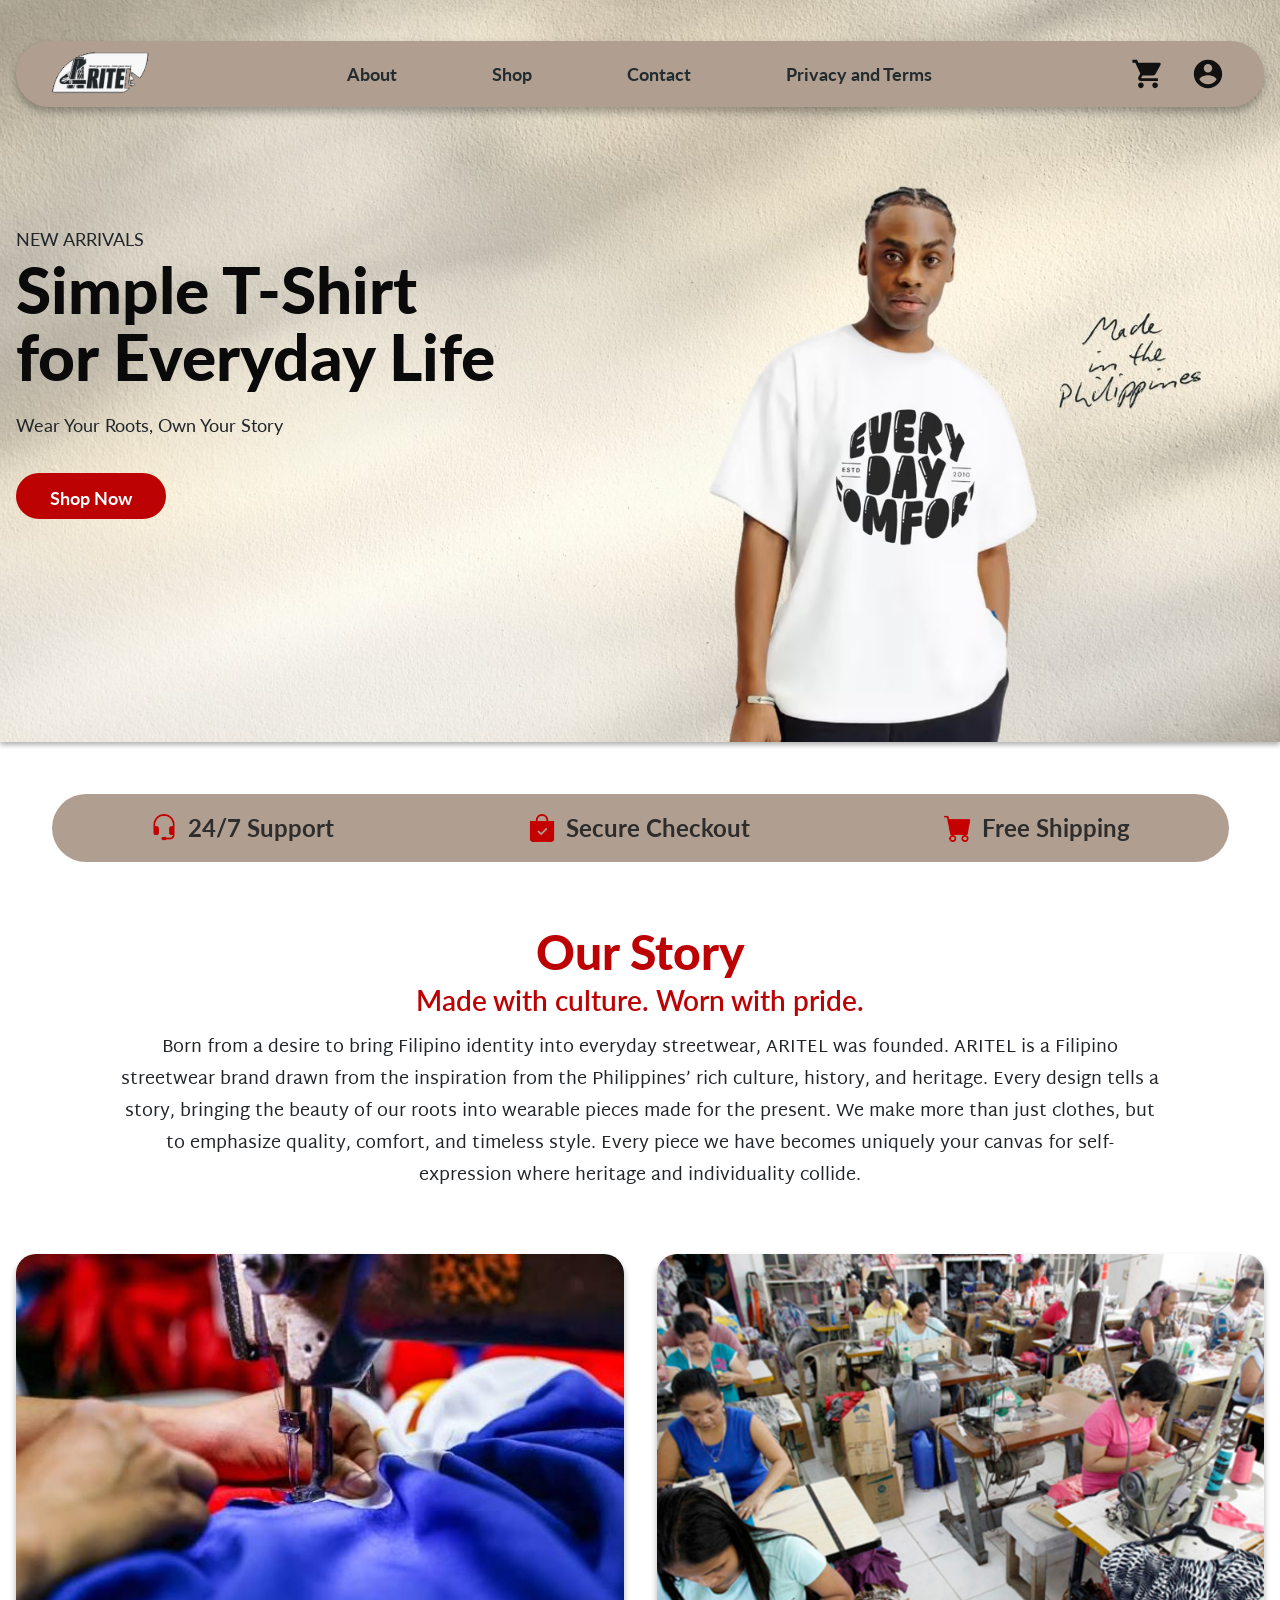
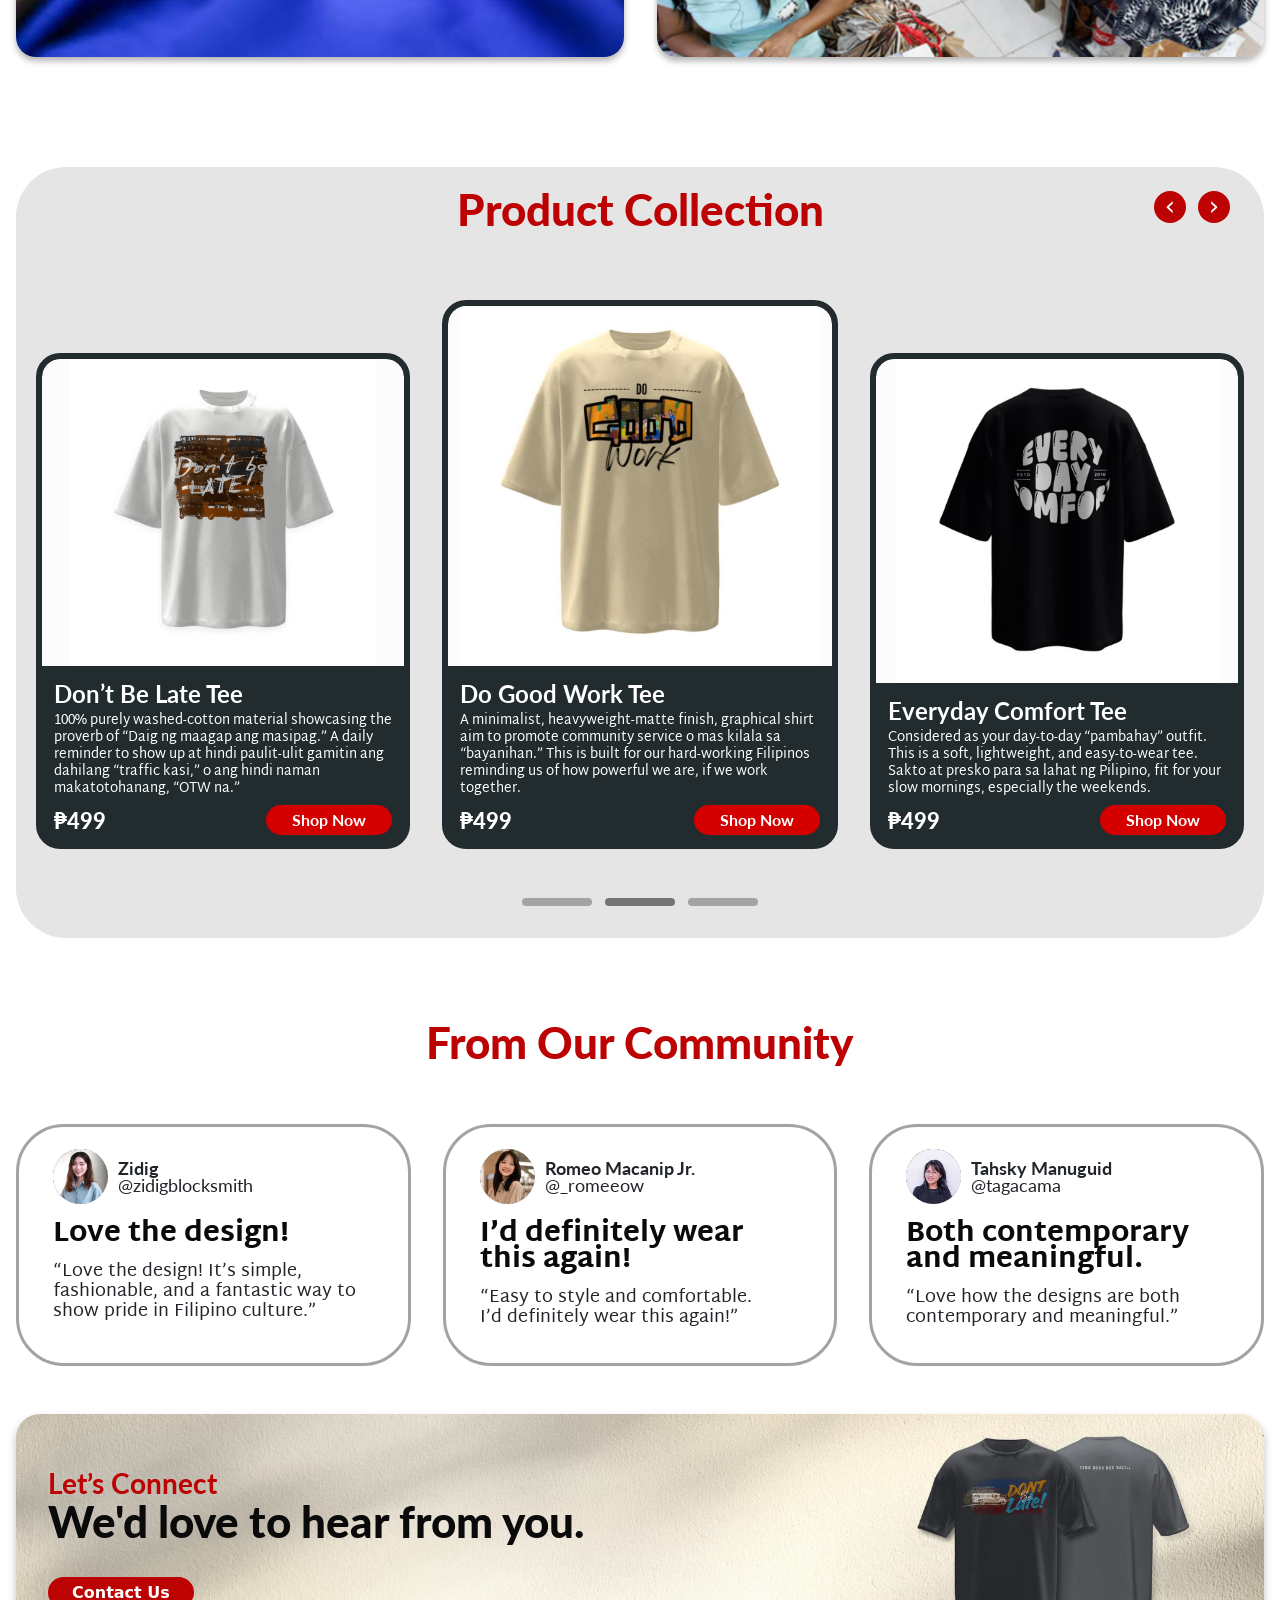
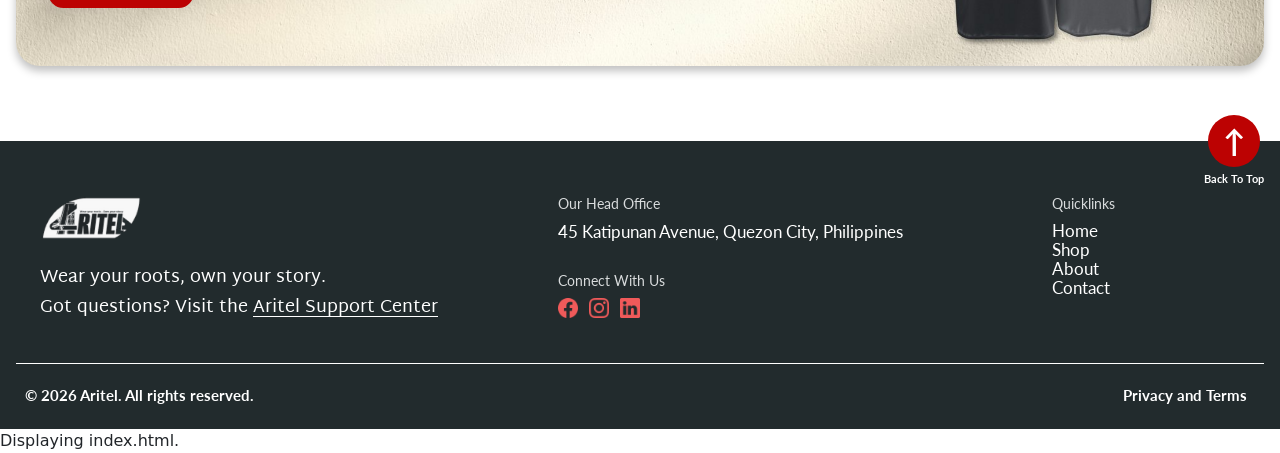
<file: homepage.html>
<!DOCTYPE html>
<html lang="en">
<head>
  <meta charset="UTF-8">
  <meta name="viewport" content="width=device-width, initial-scale=1">
  <title>ARITEL | Simple T-Shirts for Everyday Life</title>
  <meta name="description" content="ARITEL is a Filipino streetwear brand. Shop simple, comfortable T-shirts that carry the pride of Filipino culture.">
  <link href="https://cdn.jsdelivr.net/npm/bootstrap@5.3.9/dist/css/bootstrap.min.css" rel="stylesheet" integrity="sha384-yEPZ7jP9S0QKiUQ0m3jjsO4ProIW7wvR9gXkI7JOGa2XVsw53Yke2bsdkBbjmmiX" crossorigin="anonymous">
  <link rel="stylesheet" href="css/styles.css">
</head>
<body id="top">
  <a class="visually-hidden-focusable skip-link" href="#main">Skip to main content</a>

  <!-- HEADER / NAVIGATION -->
  <header class="site-header">
  <nav class="main-nav" aria-label="Main navigation">
    <a class="logo" href="index.html"><img src="images/home/logo.png" alt="ARITEL home" width="270" height="120"></a>
    <button class="nav-toggle" type="button" aria-expanded="false" aria-controls="nav-menu" aria-label="Menu"><span></span><span></span><span></span></button>
    <ul class="nav-links" id="nav-menu">
      <li><a href="index.html#story">About</a></li>
      <li><a href="index.html#products">Shop</a></li>
      <li><a href="contact-us.html">Contact</a></li>
      <li><a href="privacy-policy.html">Privacy and Terms</a></li>
    </ul>
    <ul class="nav-icons">
      <li>
        <a href="index.html#products" class="cart-link" id="cart-link" aria-label="Cart, empty. Shop our t-shirts">
          <span class="cart-count" id="cart-count" aria-hidden="true" hidden>0</span>
          <svg viewBox="0 0 24 24" aria-hidden="true" focusable="false"><path d="M7 18c-1.1 0-1.99.9-1.99 2S5.9 22 7 22s2-.9 2-2-.9-2-2-2zM1 2v2h2l3.6 7.59-1.35 2.45c-.16.28-.25.61-.25.96 0 1.1.9 2 2 2h12v-2H7.42c-.14 0-.25-.11-.25-.25l.03-.12.9-1.63h7.45c.75 0 1.41-.41 1.75-1.03l3.58-6.49A1 1 0 0 0 20 4H5.21l-.94-2H1zm16 16c-1.1 0-1.99.9-1.99 2s.89 2 1.99 2 2-.9 2-2-.9-2-2-2z"/></svg>
        </a>
      </li>
      <li>
        <a href="contact-us.html" aria-label="Contact us">
          <svg viewBox="0 0 24 24" aria-hidden="true" focusable="false"><path d="M12 2C6.48 2 2 6.48 2 12s4.48 10 10 10 10-4.48 10-10S17.52 2 12 2zm0 3c1.66 0 3 1.34 3 3s-1.34 3-3 3-3-1.34-3-3 1.34-3 3-3zm0 14.2c-2.5 0-4.71-1.28-6-3.22.03-1.99 4-3.08 6-3.08 1.99 0 5.97 1.09 6 3.08-1.29 1.94-3.5 3.22-6 3.22z"/></svg>
        </a>
      </li>
    </ul>
  </nav>
</header>

  <main id="main">

    <!-- HERO -->
    <section class="hero" aria-labelledby="hero-title">
      <p class="eyebrow">New arrivals</p>
      <h1 id="hero-title">Simple T-Shirt for Everyday Life</h1>
      <p class="tagline"><strong>Wear Your Roots, Own Your Story</strong></p>
      <a class="btn btn-pill" href="#products">Shop Now<span class="visually-hidden"> our new arrivals</span></a>
    </section>

    <!-- FEATURES BAR -->
    <section class="promises" aria-label="Store promises">
      <ul>
        <li><img src="images/home/customer-support.png" alt="Headset icon" width="28" height="28">24/7 Support</li>
        <li><img src="images/home/full-shopping-basket.png" alt="Shopping basket icon" width="28" height="28">Secure Checkout</li>
        <li><img src="images/home/shopping-cart.png" alt="Delivery cart icon" width="28" height="28">Free Shipping</li>
      </ul>
    </section>

    <!-- OUR STORY -->
    <section class="story" id="story" aria-labelledby="story-title">
      <h2 id="story-title">Our Story</h2>
      <h3>Made with culture. Worn with pride.</h3>
      <p>
        Born from a desire to bring Filipino identity into everyday streetwear, ARITEL was founded.
        ARITEL is a Filipino streetwear brand drawn from the inspiration from the Philippines&rsquo; rich culture, history, and heritage.
        Every design tells a story, bringing the beauty of our roots into wearable pieces made for the present.
        We make more than just clothes, but to emphasize quality, comfort, and timeless style.
        Every piece we have becomes uniquely your canvas for self-expression where heritage and individuality collide.
      </p>
      <img class="story-img" src="images/home/story-1.jpg" alt="Close-up of a sewing machine stitching blue and red fabric" width="548" height="364" loading="lazy">
      <img class="story-img" src="images/home/story-2.png" alt="Seamstresses working at sewing tables in a busy garment workshop" width="1154" height="678" loading="lazy">
    </section>

    <!-- PRODUCT COLLECTION -->
    <section class="products" id="products" aria-labelledby="products-title">
      <h2 id="products-title">Product Collection</h2>
      <div class="arrows">
        <button type="button" class="arrow-prev" aria-label="Previous product">&#8249;</button>
        <button type="button" class="arrow-next" aria-label="Next product">&#8250;</button>
      </div>

      <div class="product-track" role="group" aria-roledescription="carousel" aria-label="Product collection" id="product-track">

      <article class="product-card">
        <img src="images/first-product/product-1w.png" alt="Don’t Be Late Tee" width="900" height="900" loading="lazy">
        <h3>Don’t Be Late Tee</h3>
        <p>100% purely washed-cotton material showcasing the proverb of “Daig ng maagap ang masipag.” A daily reminder to show up at hindi paulit-ulit gamitin ang dahilang “traffic kasi,” o ang hindi naman makatotohanang, “OTW na.”</p>
        <p class="price">&#8369;499</p>
        <a class="btn" href="first-product.html">Shop Now<span class="visually-hidden"> Don’t Be Late Tee</span></a>
      </article>

      <article class="product-card">
        <img src="images/third-product/product-3w.png" alt="Do Good Work Tee" width="900" height="900" loading="lazy">
        <h3>Do Good Work Tee</h3>
        <p>A minimalist, heavyweight-matte finish, graphical shirt aim to promote community service o mas kilala sa “bayanihan.” This is built for our hard-working Filipinos reminding us of how powerful we are, if we work together.</p>
        <p class="price">&#8369;499</p>
        <a class="btn" href="third-product.html">Shop Now<span class="visually-hidden"> Do Good Work Tee</span></a>
      </article>

      <article class="product-card">
        <img src="images/second-product/product-2w.png" alt="Everyday Comfort Tee" width="900" height="900" loading="lazy">
        <h3>Everyday Comfort Tee</h3>
        <p>Considered as your day-to-day “pambahay” outfit. This is a soft, lightweight, and easy-to-wear tee. Sakto at presko para sa lahat ng Pilipino, fit for your slow mornings, especially the weekends.</p>
        <p class="price">&#8369;499</p>
        <a class="btn" href="second-product.html">Shop Now<span class="visually-hidden"> Everyday Comfort Tee</span></a>
      </article>
      </div>
      <p class="visually-hidden" id="carousel-status" role="status" aria-live="polite"></p>
      <div class="dots" aria-hidden="true"><span></span><span></span><span></span></div>
    </section>

    <!-- COMMUNITY -->
    <section class="community" aria-labelledby="community-title">
      <h2 id="community-title">From Our Community</h2>

      <figure class="review">
        <figcaption>
          <img src="images/home/review-zidig.png" alt="Profile photo of Zidig" width="55" height="55" loading="lazy">
          <span><strong>Zidig</strong><br>@zidigblocksmith</span>
        </figcaption>
        <h3>Love the design!</h3>
        <blockquote>“Love the design! It’s simple, fashionable, and a fantastic way to show pride in Filipino culture.”</blockquote>
      </figure>

      <figure class="review">
        <figcaption>
          <img src="images/home/review-romeo.png" alt="Profile photo of Romeo Macanip Jr." width="55" height="55" loading="lazy">
          <span><strong>Romeo Macanip Jr.</strong><br>@_romeeow</span>
        </figcaption>
        <h3>I’d definitely wear this again!</h3>
        <blockquote>“Easy to style and comfortable.<br>I’d definitely wear this again!”</blockquote>
      </figure>

      <figure class="review">
        <figcaption>
          <img src="images/home/review-tahsky.png" alt="Profile photo of Tahsky Manuguid" width="55" height="55" loading="lazy">
          <span><strong>Tahsky Manuguid</strong><br>@tagacama</span>
        </figcaption>
        <h3>Both contemporary and meaningful.</h3>
        <blockquote>“Love how the designs are both contemporary and meaningful.”</blockquote>
      </figure>
    </section>

    <!-- LET'S CONNECT -->
    <section class="connect" aria-labelledby="connect-title">
      <p class="eyebrow">Let&rsquo;s Connect</p>
      <h2 id="connect-title">We&#39;d love to hear from you.</h2>
      <a class="btn" href="contact-us.html">Contact Us</a>
    </section>
  </main>

  <!-- FOOTER -->
  <footer class="site-footer">
  <a class="back-to-top" href="#top">
    <span class="arrow" aria-hidden="true">&#8593;</span>
    <span>Back To Top</span>
  </a>

  <div class="footer-brand">
    <a href="index.html"><img src="images/home/logo.png" alt="ARITEL home" width="270" height="120"></a>
    <p>Wear your roots, own your story.</p>
    <p>Got questions? Visit the <a href="contact-us.html">Aritel Support Center</a></p>
  </div>

  <div class="footer-info">
    <h2>Our Head Office</h2>
    <address>45 Katipunan Avenue, Quezon City, Philippines</address>

    <h2>Connect With Us</h2>
    <ul class="social">
      <li><a href="https://www.facebook.com/" target="_blank" rel="noopener noreferrer"><img src="images/home/icon-facebook.png" alt="Aritel on Facebook (opens in a new tab)" width="20" height="20"></a></li>
      <li><a href="https://www.instagram.com/" target="_blank" rel="noopener noreferrer"><img src="images/home/icon-instagram.png" alt="Aritel on Instagram (opens in a new tab)" width="20" height="20"></a></li>
      <li><a href="https://www.linkedin.com/" target="_blank" rel="noopener noreferrer"><img src="images/home/icon-linkedin.png" alt="Aritel on LinkedIn (opens in a new tab)" width="20" height="20"></a></li>
    </ul>
  </div>

  <nav class="footer-links" aria-label="Footer navigation">
    <h2>Quicklinks</h2>
    <ul>
      <li><a href="index.html">Home</a></li>
      <li><a href="index.html#products">Shop</a></li>
      <li><a href="index.html#story">About</a></li>
      <li><a href="contact-us.html">Contact</a></li>
    </ul>
  </nav>

  <div class="footer-bottom">
    <p>&copy; 2026 Aritel. All rights reserved.</p>
    <a href="privacy-policy.html">Privacy and Terms</a>
  </div>
</footer>

  <script src="https://cdn.jsdelivr.net/npm/bootstrap@5.3.9/dist/js/bootstrap.bundle.min.js"></script>
  <script src="js/script.js"></script>
</body>
</html>
Displaying index.html.
</file>
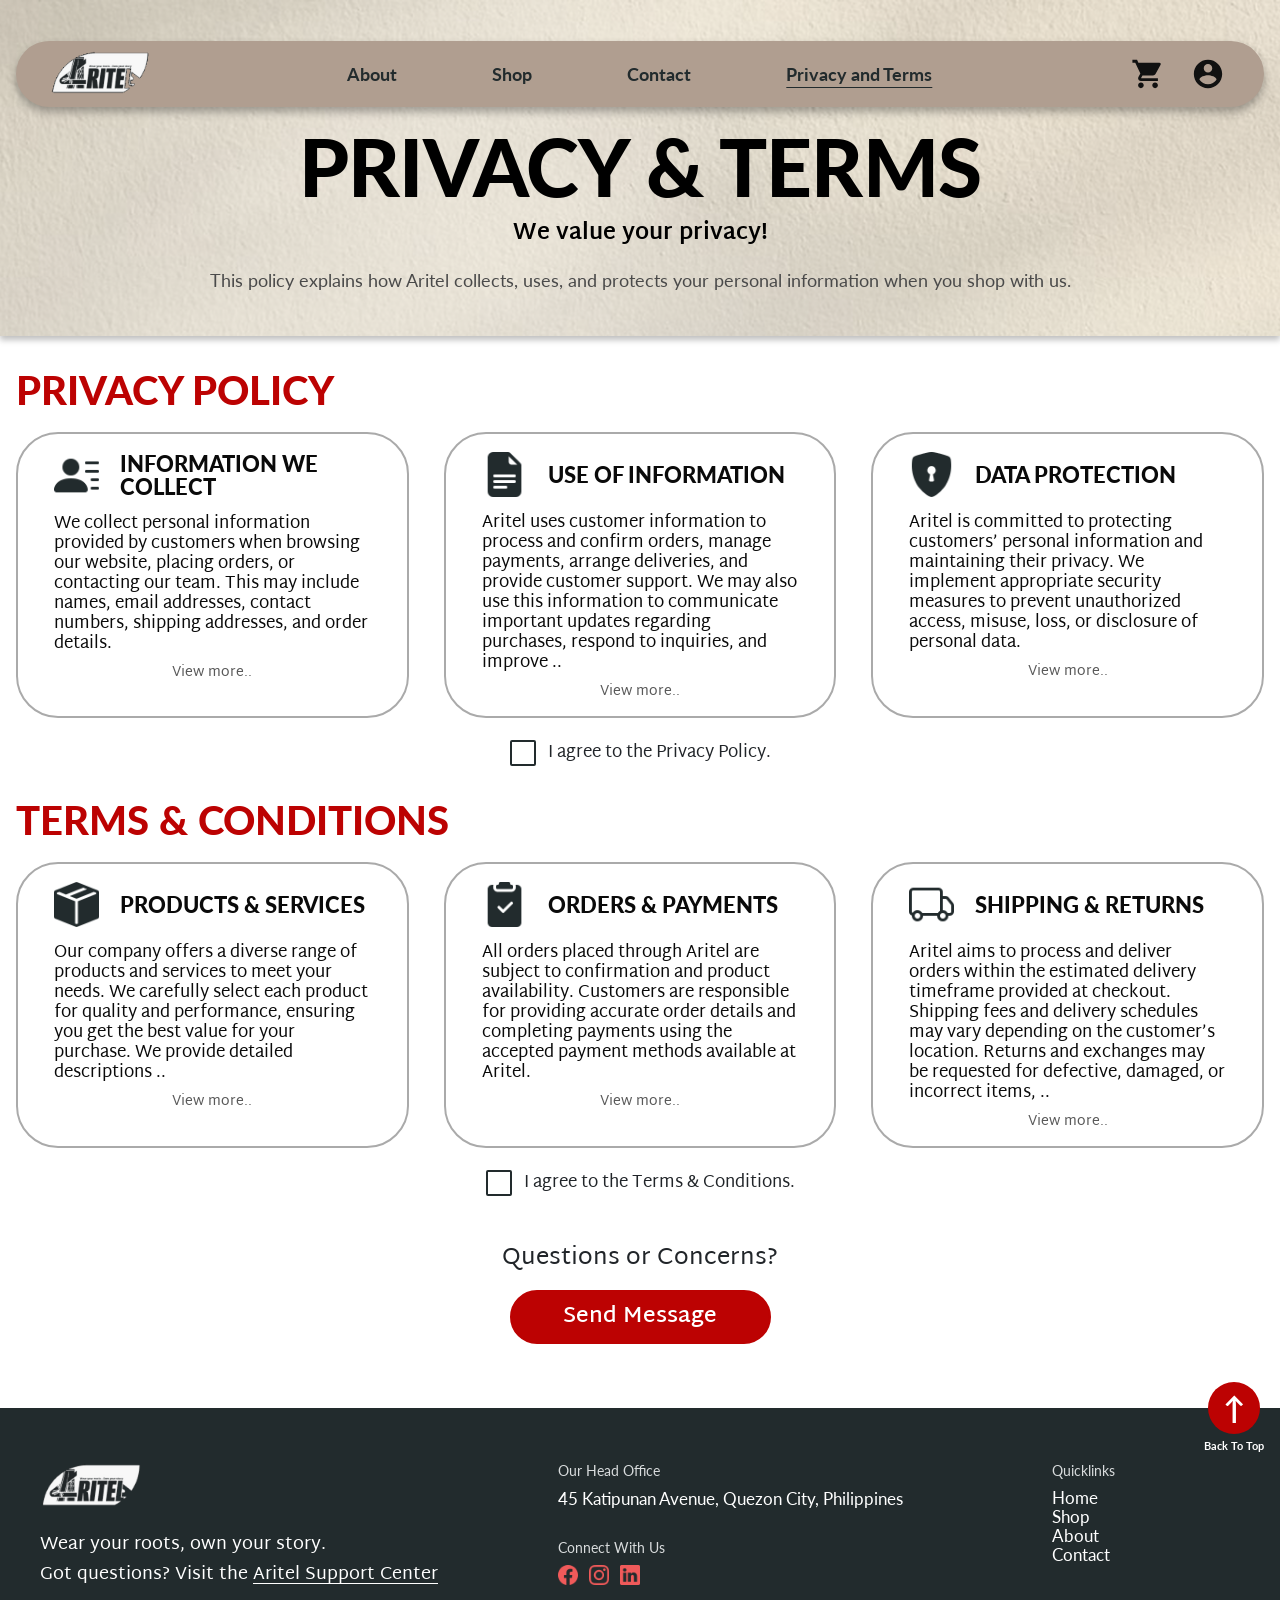
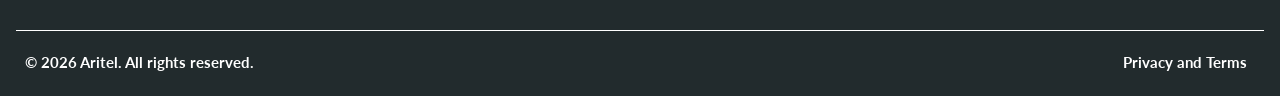
<file: privacy-policy.html>
<!DOCTYPE html>
<html lang="en">
<head>
  <meta charset="UTF-8">
  <meta name="viewport" content="width=device-width, initial-scale=1">
  <title>Privacy &amp; Terms | ARITEL</title>
  <meta name="description" content="Read how ARITEL collects, uses, and protects your personal information, plus our terms and conditions.">
  <link href="https://cdn.jsdelivr.net/npm/bootstrap@5.3.9/dist/css/bootstrap.min.css" rel="stylesheet" integrity="sha384-yEPZ7jP9S0QKiUQ0m3jjsO4ProIW7wvR9gXkI7JOGa2XVsw53Yke2bsdkBbjmmiX" crossorigin="anonymous">
  <link rel="stylesheet" href="css/styles.css">
</head>
<body id="top" class="privacy-page">
  <a class="visually-hidden-focusable skip-link" href="#main">Skip to main content</a>

  <!-- HEADER / NAVIGATION -->
  <header class="site-header">
  <nav class="main-nav" aria-label="Main navigation">
    <a class="logo" href="index.html"><img src="images/home/logo.png" alt="ARITEL home" width="270" height="120"></a>
    <button class="nav-toggle" type="button" aria-expanded="false" aria-controls="nav-menu" aria-label="Menu"><span></span><span></span><span></span></button>
    <ul class="nav-links" id="nav-menu">
      <li><a href="index.html#story">About</a></li>
      <li><a href="index.html#products">Shop</a></li>
      <li><a href="contact-us.html">Contact</a></li>
      <li><a href="privacy-policy.html" aria-current="page">Privacy and Terms</a></li>
    </ul>
    <ul class="nav-icons">
      <li>
        <a href="index.html#products" class="cart-link" id="cart-link" aria-label="Cart, empty. Shop our t-shirts">
          <span class="cart-count" id="cart-count" aria-hidden="true" hidden>0</span>
          <svg viewBox="0 0 24 24" aria-hidden="true" focusable="false"><path d="M7 18c-1.1 0-1.99.9-1.99 2S5.9 22 7 22s2-.9 2-2-.9-2-2-2zM1 2v2h2l3.6 7.59-1.35 2.45c-.16.28-.25.61-.25.96 0 1.1.9 2 2 2h12v-2H7.42c-.14 0-.25-.11-.25-.25l.03-.12.9-1.63h7.45c.75 0 1.41-.41 1.75-1.03l3.58-6.49A1 1 0 0 0 20 4H5.21l-.94-2H1zm16 16c-1.1 0-1.99.9-1.99 2s.89 2 1.99 2 2-.9 2-2-.9-2-2-2z"/></svg>
        </a>
      </li>
      <li>
        <a href="contact-us.html" aria-label="Contact us">
          <svg viewBox="0 0 24 24" aria-hidden="true" focusable="false"><path d="M12 2C6.48 2 2 6.48 2 12s4.48 10 10 10 10-4.48 10-10S17.52 2 12 2zm0 3c1.66 0 3 1.34 3 3s-1.34 3-3 3-3-1.34-3-3 1.34-3 3-3zm0 14.2c-2.5 0-4.71-1.28-6-3.22.03-1.99 4-3.08 6-3.08 1.99 0 5.97 1.09 6 3.08-1.29 1.94-3.5 3.22-6 3.22z"/></svg>
        </a>
      </li>
    </ul>
  </nav>
</header>

  <main id="main">

    <div class="page-header">
      <h1>PRIVACY &amp; TERMS</h1>
      <p><strong>We value your privacy!</strong></p>
      <p class="privacy-page-subheading">This policy explains how Aritel collects, uses, and protects your personal information when you shop with us.</p>
    </div>

    <!-- PRIVACY POLICY -->
    <section class="policy-section container" id="privacy-policy" aria-labelledby="privacy-heading">
      <h2 id="privacy-heading">PRIVACY POLICY</h2>
      <div class="row g-4">
        <div class="col-md-4">
          <article class="policy-card">
            <img src="images/privacy-policy/information-we-collect.png" alt="Information we collect icon" width="40" height="40">
            <h3>INFORMATION WE COLLECT</h3>
            <p>We collect personal information provided by customers when browsing our website, placing orders, or contacting our team. This may include names, email addresses, contact numbers, shipping addresses, and order details.</p>
            <div class="collapse" id="info-we-collect-details">
              <p>We only collect the information we need to process your orders and support you.</p>
            </div>
            <a href="#info-we-collect-details" role="button" data-bs-toggle="collapse" aria-expanded="false" aria-controls="info-we-collect-details">View more<span class="visually-hidden"> about information we collect</span>..</a>
          </article>
        </div>

        <div class="col-md-4">
          <article class="policy-card">
            <img src="images/privacy-policy/use-of-information.png" alt="Use of information icon" width="40" height="40">
            <h3>USE OF INFORMATION</h3>
            <p>Aritel uses customer information to process and confirm orders, manage payments, arrange deliveries, and provide customer support. We may also use this information to communicate important updates regarding purchases, respond to inquiries, and improve ..</p>
            <div class="collapse" id="use-of-information-details">
              <p>our products, services, and overall shopping experience.</p>
            </div>
            <a href="#use-of-information-details" role="button" data-bs-toggle="collapse" aria-expanded="false" aria-controls="use-of-information-details">View more<span class="visually-hidden"> about use of information</span>..</a>
          </article>
        </div>

        <div class="col-md-4">
          <article class="policy-card">
            <img src="images/privacy-policy/data-protection.png" alt="Data protection icon" width="40" height="40">
            <h3>DATA PROTECTION</h3>
            <p>Aritel is committed to protecting customers&rsquo; personal information and maintaining their privacy. We implement appropriate security measures to prevent unauthorized access, misuse, loss, or disclosure of personal data.</p>
            <div class="collapse" id="data-protection-details">
              <p>Access to customer data is limited to team members who need it to serve you.</p>
            </div>
            <a href="#data-protection-details" role="button" data-bs-toggle="collapse" aria-expanded="false" aria-controls="data-protection-details">View more<span class="visually-hidden"> about data protection</span>..</a>
          </article>
        </div>
      </div>
      <div class="form-check policy-agree">
        <input class="form-check-input" type="checkbox" id="agree-privacy-policy" name="agree-privacy-policy">
        <label class="form-check-label" for="agree-privacy-policy">I agree to the Privacy Policy.</label>
      </div>
    </section>

    <!-- TERMS & CONDITIONS -->
    <section class="policy-section container" id="terms-and-conditions" aria-labelledby="terms-heading">
      <h2 id="terms-heading">TERMS &amp; CONDITIONS</h2>
      <div class="row g-4">
        <div class="col-md-4">
          <article class="policy-card">
            <img src="images/privacy-policy/products-services.png" alt="Products and services icon" width="40" height="40">
            <h3>PRODUCTS &amp; SERVICES</h3>
            <p>Our company offers a diverse range of products and services to meet your needs. We carefully select each product for quality and performance, ensuring you get the best value for your purchase. We provide detailed descriptions ..</p>
            <div class="collapse" id="products-services-details">
              <p>and images for every item. Colors may vary slightly depending on your screen.</p>
            </div>
            <a href="#products-services-details" role="button" data-bs-toggle="collapse" aria-expanded="false" aria-controls="products-services-details">View more<span class="visually-hidden"> about products and services</span>..</a>
          </article>
        </div>

        <div class="col-md-4">
          <article class="policy-card">
            <img src="images/privacy-policy/orders-payments.png" alt="Orders and payments icon" width="40" height="40">
            <h3>ORDERS &amp; PAYMENTS</h3>
            <p>All orders placed through Aritel are subject to confirmation and product availability. Customers are responsible for providing accurate order details and completing payments using the accepted payment methods available at Aritel.</p>
            <div class="collapse" id="orders-payments-details">
              <p>Orders may be cancelled if payment cannot be completed or an item is out of stock.</p>
            </div>
            <a href="#orders-payments-details" role="button" data-bs-toggle="collapse" aria-expanded="false" aria-controls="orders-payments-details">View more<span class="visually-hidden"> about orders and payments</span>..</a>
          </article>
        </div>

        <div class="col-md-4">
          <article class="policy-card">
            <img src="images/privacy-policy/shipping-returns.png" alt="Shipping and returns icon" width="40" height="40">
            <h3>SHIPPING &amp; RETURNS</h3>
            <p>Aritel aims to process and deliver orders within the estimated delivery timeframe provided at checkout. Shipping fees and delivery schedules may vary depending on the customer&rsquo;s location. Returns and exchanges may be requested for defective, damaged, or incorrect items, ..</p>
            <div class="collapse" id="shipping-returns-details">
              <p>subject to review by our team.</p>
            </div>
            <a href="#shipping-returns-details" role="button" data-bs-toggle="collapse" aria-expanded="false" aria-controls="shipping-returns-details">View more<span class="visually-hidden"> about shipping and returns</span>..</a>
          </article>
        </div>
      </div>
      <div class="form-check policy-agree">
        <input class="form-check-input" type="checkbox" id="agree-terms-conditions" name="agree-terms-conditions">
        <label class="form-check-label" for="agree-terms-conditions">I agree to the Terms &amp; Conditions.</label>
      </div>
    </section>

    <!-- QUESTIONS -->
    <section class="questions" aria-labelledby="questions-heading">
      <p id="questions-heading">Questions or Concerns?</p>
      <a class="btn btn-pill" href="contact-us.html">Send Message</a>
    </section>
  </main>

  <!-- FOOTER -->
  <footer class="site-footer">
  <a class="back-to-top" href="#top">
    <span class="arrow" aria-hidden="true">&#8593;</span>
    <span>Back To Top</span>
  </a>

  <div class="footer-brand">
    <a href="index.html"><img src="images/home/logo.png" alt="ARITEL home" width="270" height="120"></a>
    <p>Wear your roots, own your story.</p>
    <p>Got questions? Visit the <a href="contact-us.html">Aritel Support Center</a></p>
  </div>

  <div class="footer-info">
    <h2>Our Head Office</h2>
    <address>45 Katipunan Avenue, Quezon City, Philippines</address>

    <h2>Connect With Us</h2>
    <ul class="social">
      <li><a href="https://www.facebook.com/" target="_blank" rel="noopener noreferrer"><img src="images/home/icon-facebook.png" alt="Aritel on Facebook (opens in a new tab)" width="20" height="20"></a></li>
      <li><a href="https://www.instagram.com/" target="_blank" rel="noopener noreferrer"><img src="images/home/icon-instagram.png" alt="Aritel on Instagram (opens in a new tab)" width="20" height="20"></a></li>
      <li><a href="https://www.linkedin.com/" target="_blank" rel="noopener noreferrer"><img src="images/home/icon-linkedin.png" alt="Aritel on LinkedIn (opens in a new tab)" width="20" height="20"></a></li>
    </ul>
  </div>

  <nav class="footer-links" aria-label="Footer navigation">
    <h2>Quicklinks</h2>
    <ul>
      <li><a href="index.html">Home</a></li>
      <li><a href="index.html#products">Shop</a></li>
      <li><a href="index.html#story">About</a></li>
      <li><a href="contact-us.html">Contact</a></li>
    </ul>
  </nav>

  <div class="footer-bottom">
    <p>&copy; 2026 Aritel. All rights reserved.</p>
    <a href="privacy-policy.html">Privacy and Terms</a>
  </div>
</footer>

  <script src="https://cdn.jsdelivr.net/npm/bootstrap@5.3.9/dist/js/bootstrap.bundle.min.js"></script>
  <script src="js/script.js"></script>
  <script src="js/privacy.js"></script>
</body>
</html>
</file>
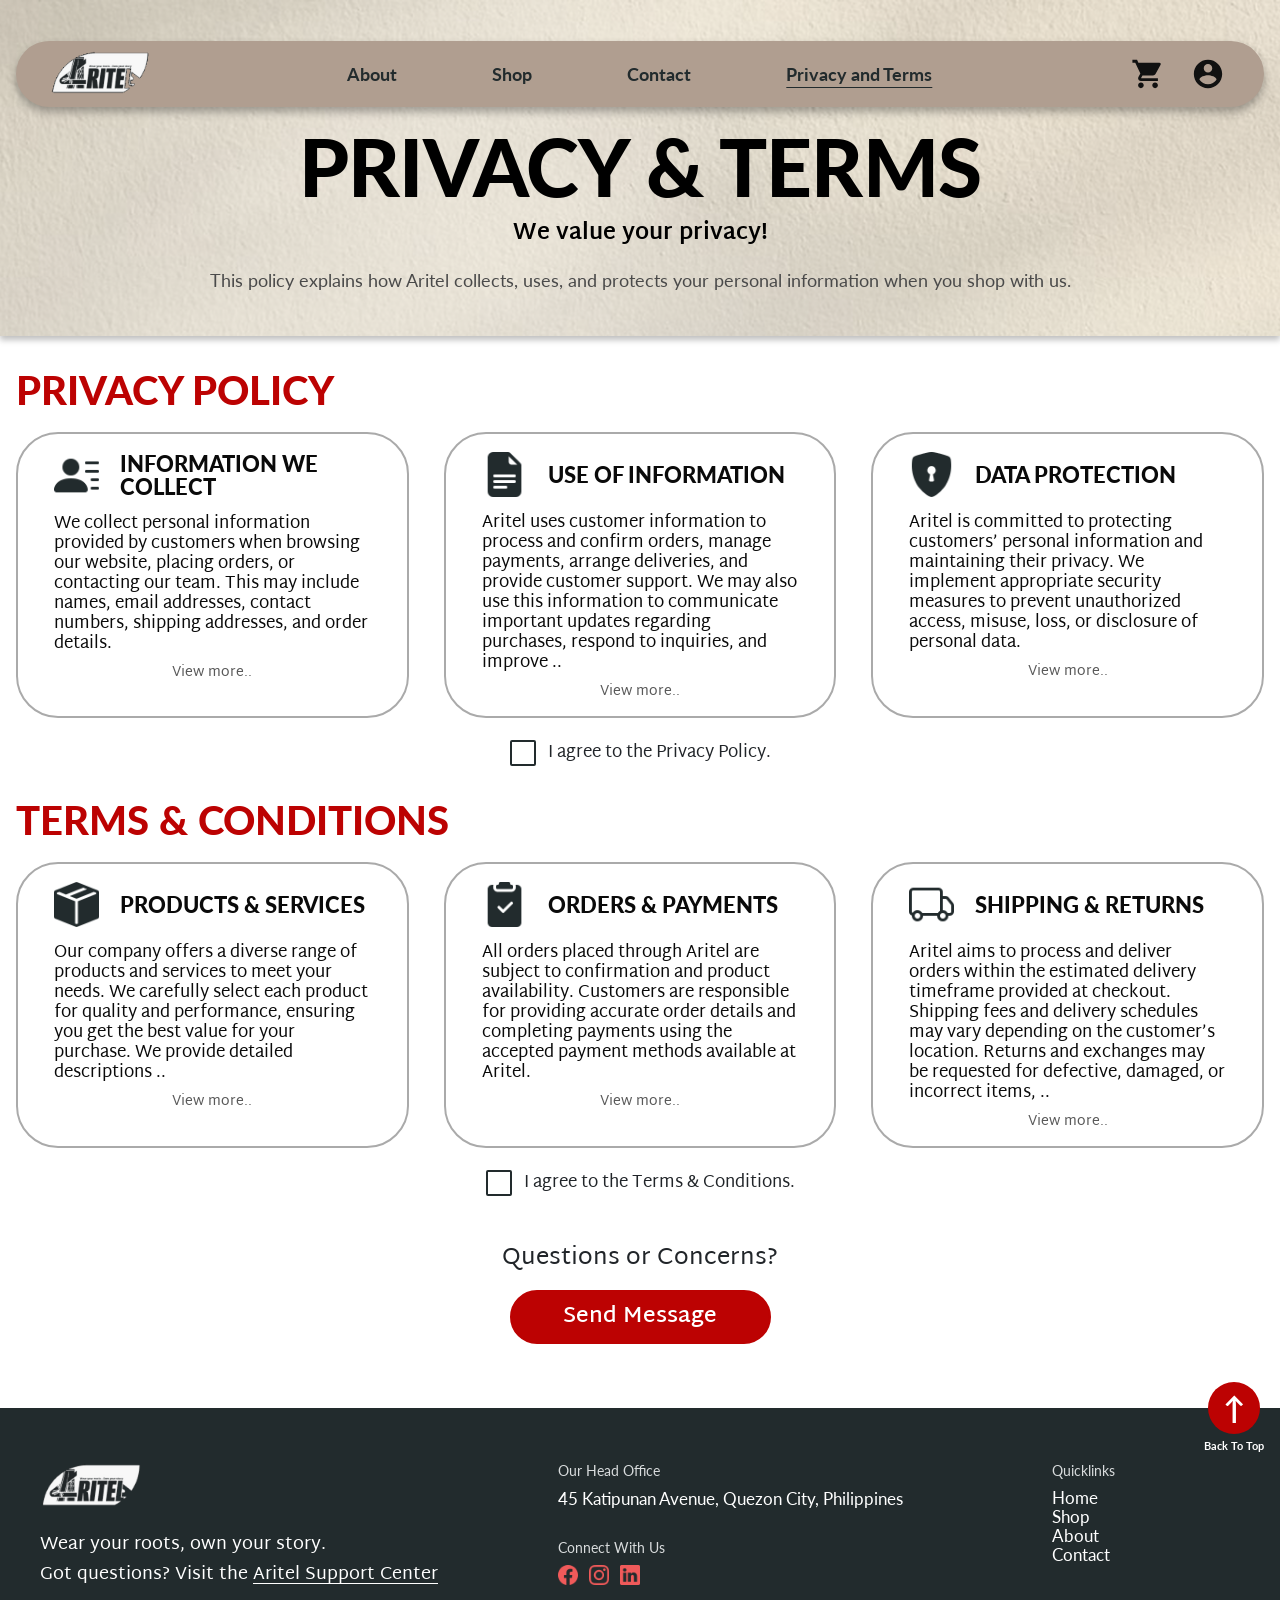
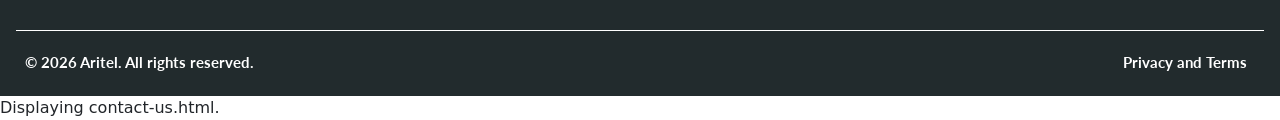
<file: privacypolicy.html>
<!DOCTYPE html>
<html lang="en">
<head>
  <meta charset="UTF-8">
  <meta name="viewport" content="width=device-width, initial-scale=1">
  <title>Privacy &amp; Terms | ARITEL</title>
  <meta name="description" content="Read how ARITEL collects, uses, and protects your personal information, plus our terms and conditions.">
  <link href="https://cdn.jsdelivr.net/npm/bootstrap@5.3.9/dist/css/bootstrap.min.css" rel="stylesheet" integrity="sha384-yEPZ7jP9S0QKiUQ0m3jjsO4ProIW7wvR9gXkI7JOGa2XVsw53Yke2bsdkBbjmmiX" crossorigin="anonymous">
  <link rel="stylesheet" href="css/styles.css">
</head>
<body id="top" class="privacy-page">
  <a class="visually-hidden-focusable skip-link" href="#main">Skip to main content</a>

  <!-- HEADER / NAVIGATION -->
  <header class="site-header">
  <nav class="main-nav" aria-label="Main navigation">
    <a class="logo" href="index.html"><img src="images/home/logo.png" alt="ARITEL home" width="270" height="120"></a>
    <button class="nav-toggle" type="button" aria-expanded="false" aria-controls="nav-menu" aria-label="Menu"><span></span><span></span><span></span></button>
    <ul class="nav-links" id="nav-menu">
      <li><a href="index.html#story">About</a></li>
      <li><a href="index.html#products">Shop</a></li>
      <li><a href="contact-us.html">Contact</a></li>
      <li><a href="privacy-policy.html" aria-current="page">Privacy and Terms</a></li>
    </ul>
    <ul class="nav-icons">
      <li>
        <a href="index.html#products" class="cart-link" id="cart-link" aria-label="Cart, empty. Shop our t-shirts">
          <span class="cart-count" id="cart-count" aria-hidden="true" hidden>0</span>
          <svg viewBox="0 0 24 24" aria-hidden="true" focusable="false"><path d="M7 18c-1.1 0-1.99.9-1.99 2S5.9 22 7 22s2-.9 2-2-.9-2-2-2zM1 2v2h2l3.6 7.59-1.35 2.45c-.16.28-.25.61-.25.96 0 1.1.9 2 2 2h12v-2H7.42c-.14 0-.25-.11-.25-.25l.03-.12.9-1.63h7.45c.75 0 1.41-.41 1.75-1.03l3.58-6.49A1 1 0 0 0 20 4H5.21l-.94-2H1zm16 16c-1.1 0-1.99.9-1.99 2s.89 2 1.99 2 2-.9 2-2-.9-2-2-2z"/></svg>
        </a>
      </li>
      <li>
        <a href="contact-us.html" aria-label="Contact us">
          <svg viewBox="0 0 24 24" aria-hidden="true" focusable="false"><path d="M12 2C6.48 2 2 6.48 2 12s4.48 10 10 10 10-4.48 10-10S17.52 2 12 2zm0 3c1.66 0 3 1.34 3 3s-1.34 3-3 3-3-1.34-3-3 1.34-3 3-3zm0 14.2c-2.5 0-4.71-1.28-6-3.22.03-1.99 4-3.08 6-3.08 1.99 0 5.97 1.09 6 3.08-1.29 1.94-3.5 3.22-6 3.22z"/></svg>
        </a>
      </li>
    </ul>
  </nav>
</header>

  <main id="main">

    <div class="page-header">
      <h1>PRIVACY &amp; TERMS</h1>
      <p><strong>We value your privacy!</strong></p>
      <p class="privacy-page-subheading">This policy explains how Aritel collects, uses, and protects your personal information when you shop with us.</p>
    </div>

    <!-- PRIVACY POLICY -->
    <section class="policy-section container" id="privacy-policy" aria-labelledby="privacy-heading">
      <h2 id="privacy-heading">PRIVACY POLICY</h2>
      <div class="row g-4">
        <div class="col-md-4">
          <article class="policy-card">
            <img src="images/privacy-policy/information-we-collect.png" alt="Information we collect icon" width="40" height="40">
            <h3>INFORMATION WE COLLECT</h3>
            <p>We collect personal information provided by customers when browsing our website, placing orders, or contacting our team. This may include names, email addresses, contact numbers, shipping addresses, and order details.</p>
            <div class="collapse" id="info-we-collect-details">
              <p>We only collect the information we need to process your orders and support you.</p>
            </div>
            <a href="#info-we-collect-details" role="button" data-bs-toggle="collapse" aria-expanded="false" aria-controls="info-we-collect-details">View more<span class="visually-hidden"> about information we collect</span>..</a>
          </article>
        </div>

        <div class="col-md-4">
          <article class="policy-card">
            <img src="images/privacy-policy/use-of-information.png" alt="Use of information icon" width="40" height="40">
            <h3>USE OF INFORMATION</h3>
            <p>Aritel uses customer information to process and confirm orders, manage payments, arrange deliveries, and provide customer support. We may also use this information to communicate important updates regarding purchases, respond to inquiries, and improve ..</p>
            <div class="collapse" id="use-of-information-details">
              <p>our products, services, and overall shopping experience.</p>
            </div>
            <a href="#use-of-information-details" role="button" data-bs-toggle="collapse" aria-expanded="false" aria-controls="use-of-information-details">View more<span class="visually-hidden"> about use of information</span>..</a>
          </article>
        </div>

        <div class="col-md-4">
          <article class="policy-card">
            <img src="images/privacy-policy/data-protection.png" alt="Data protection icon" width="40" height="40">
            <h3>DATA PROTECTION</h3>
            <p>Aritel is committed to protecting customers&rsquo; personal information and maintaining their privacy. We implement appropriate security measures to prevent unauthorized access, misuse, loss, or disclosure of personal data.</p>
            <div class="collapse" id="data-protection-details">
              <p>Access to customer data is limited to team members who need it to serve you.</p>
            </div>
            <a href="#data-protection-details" role="button" data-bs-toggle="collapse" aria-expanded="false" aria-controls="data-protection-details">View more<span class="visually-hidden"> about data protection</span>..</a>
          </article>
        </div>
      </div>
      <div class="form-check policy-agree">
        <input class="form-check-input" type="checkbox" id="agree-privacy-policy" name="agree-privacy-policy">
        <label class="form-check-label" for="agree-privacy-policy">I agree to the Privacy Policy.</label>
      </div>
    </section>

    <!-- TERMS & CONDITIONS -->
    <section class="policy-section container" id="terms-and-conditions" aria-labelledby="terms-heading">
      <h2 id="terms-heading">TERMS &amp; CONDITIONS</h2>
      <div class="row g-4">
        <div class="col-md-4">
          <article class="policy-card">
            <img src="images/privacy-policy/products-services.png" alt="Products and services icon" width="40" height="40">
            <h3>PRODUCTS &amp; SERVICES</h3>
            <p>Our company offers a diverse range of products and services to meet your needs. We carefully select each product for quality and performance, ensuring you get the best value for your purchase. We provide detailed descriptions ..</p>
            <div class="collapse" id="products-services-details">
              <p>and images for every item. Colors may vary slightly depending on your screen.</p>
            </div>
            <a href="#products-services-details" role="button" data-bs-toggle="collapse" aria-expanded="false" aria-controls="products-services-details">View more<span class="visually-hidden"> about products and services</span>..</a>
          </article>
        </div>

        <div class="col-md-4">
          <article class="policy-card">
            <img src="images/privacy-policy/orders-payments.png" alt="Orders and payments icon" width="40" height="40">
            <h3>ORDERS &amp; PAYMENTS</h3>
            <p>All orders placed through Aritel are subject to confirmation and product availability. Customers are responsible for providing accurate order details and completing payments using the accepted payment methods available at Aritel.</p>
            <div class="collapse" id="orders-payments-details">
              <p>Orders may be cancelled if payment cannot be completed or an item is out of stock.</p>
            </div>
            <a href="#orders-payments-details" role="button" data-bs-toggle="collapse" aria-expanded="false" aria-controls="orders-payments-details">View more<span class="visually-hidden"> about orders and payments</span>..</a>
          </article>
        </div>

        <div class="col-md-4">
          <article class="policy-card">
            <img src="images/privacy-policy/shipping-returns.png" alt="Shipping and returns icon" width="40" height="40">
            <h3>SHIPPING &amp; RETURNS</h3>
            <p>Aritel aims to process and deliver orders within the estimated delivery timeframe provided at checkout. Shipping fees and delivery schedules may vary depending on the customer&rsquo;s location. Returns and exchanges may be requested for defective, damaged, or incorrect items, ..</p>
            <div class="collapse" id="shipping-returns-details">
              <p>subject to review by our team.</p>
            </div>
            <a href="#shipping-returns-details" role="button" data-bs-toggle="collapse" aria-expanded="false" aria-controls="shipping-returns-details">View more<span class="visually-hidden"> about shipping and returns</span>..</a>
          </article>
        </div>
      </div>
      <div class="form-check policy-agree">
        <input class="form-check-input" type="checkbox" id="agree-terms-conditions" name="agree-terms-conditions">
        <label class="form-check-label" for="agree-terms-conditions">I agree to the Terms &amp; Conditions.</label>
      </div>
    </section>

    <!-- QUESTIONS -->
    <section class="questions" aria-labelledby="questions-heading">
      <p id="questions-heading">Questions or Concerns?</p>
      <a class="btn btn-pill" href="contact-us.html">Send Message</a>
    </section>
  </main>

  <!-- FOOTER -->
  <footer class="site-footer">
  <a class="back-to-top" href="#top">
    <span class="arrow" aria-hidden="true">&#8593;</span>
    <span>Back To Top</span>
  </a>

  <div class="footer-brand">
    <a href="index.html"><img src="images/home/logo.png" alt="ARITEL home" width="270" height="120"></a>
    <p>Wear your roots, own your story.</p>
    <p>Got questions? Visit the <a href="contact-us.html">Aritel Support Center</a></p>
  </div>

  <div class="footer-info">
    <h2>Our Head Office</h2>
    <address>45 Katipunan Avenue, Quezon City, Philippines</address>

    <h2>Connect With Us</h2>
    <ul class="social">
      <li><a href="https://www.facebook.com/" target="_blank" rel="noopener noreferrer"><img src="images/home/icon-facebook.png" alt="Aritel on Facebook (opens in a new tab)" width="20" height="20"></a></li>
      <li><a href="https://www.instagram.com/" target="_blank" rel="noopener noreferrer"><img src="images/home/icon-instagram.png" alt="Aritel on Instagram (opens in a new tab)" width="20" height="20"></a></li>
      <li><a href="https://www.linkedin.com/" target="_blank" rel="noopener noreferrer"><img src="images/home/icon-linkedin.png" alt="Aritel on LinkedIn (opens in a new tab)" width="20" height="20"></a></li>
    </ul>
  </div>

  <nav class="footer-links" aria-label="Footer navigation">
    <h2>Quicklinks</h2>
    <ul>
      <li><a href="index.html">Home</a></li>
      <li><a href="index.html#products">Shop</a></li>
      <li><a href="index.html#story">About</a></li>
      <li><a href="contact-us.html">Contact</a></li>
    </ul>
  </nav>

  <div class="footer-bottom">
    <p>&copy; 2026 Aritel. All rights reserved.</p>
    <a href="privacy-policy.html">Privacy and Terms</a>
  </div>
</footer>

  <script src="https://cdn.jsdelivr.net/npm/bootstrap@5.3.9/dist/js/bootstrap.bundle.min.js"></script>
  <script src="js/script.js"></script>
  <script src="js/privacy.js"></script>
</body>
</html>
Displaying contact-us.html.
</file>
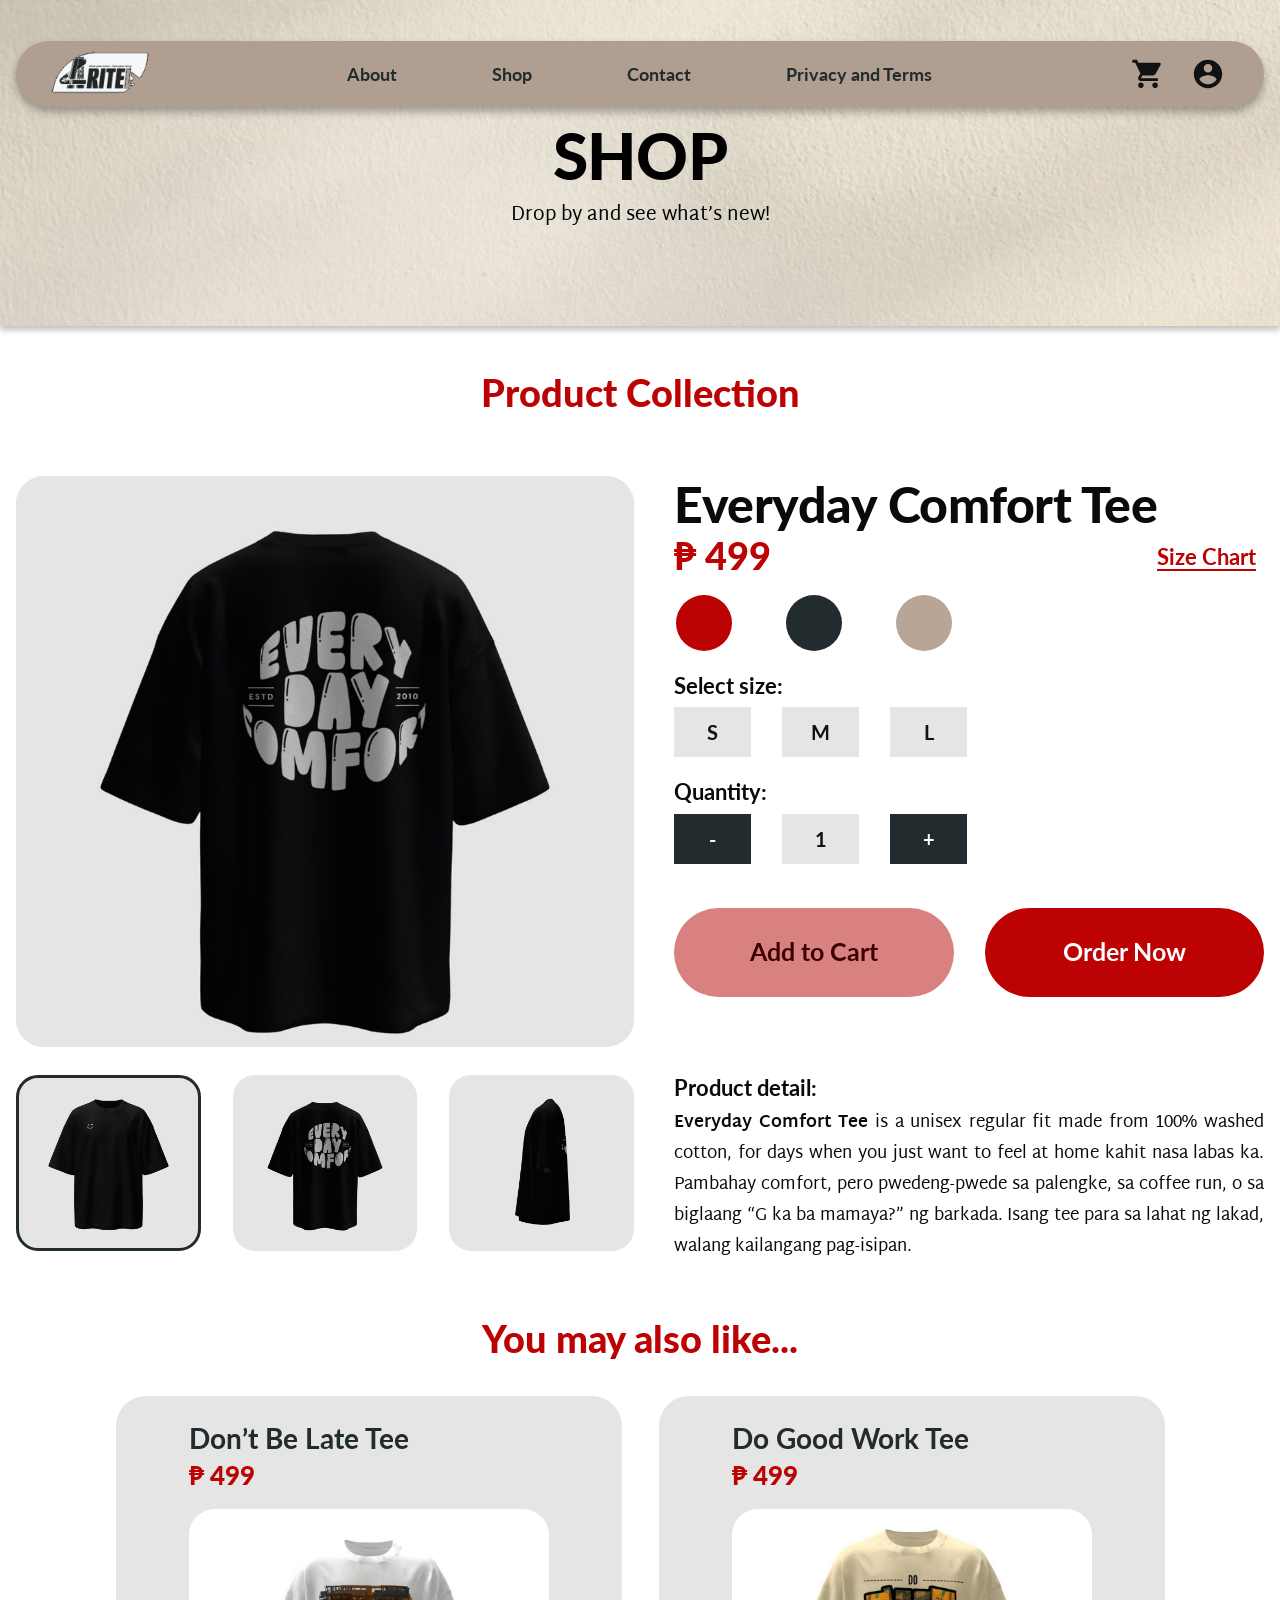
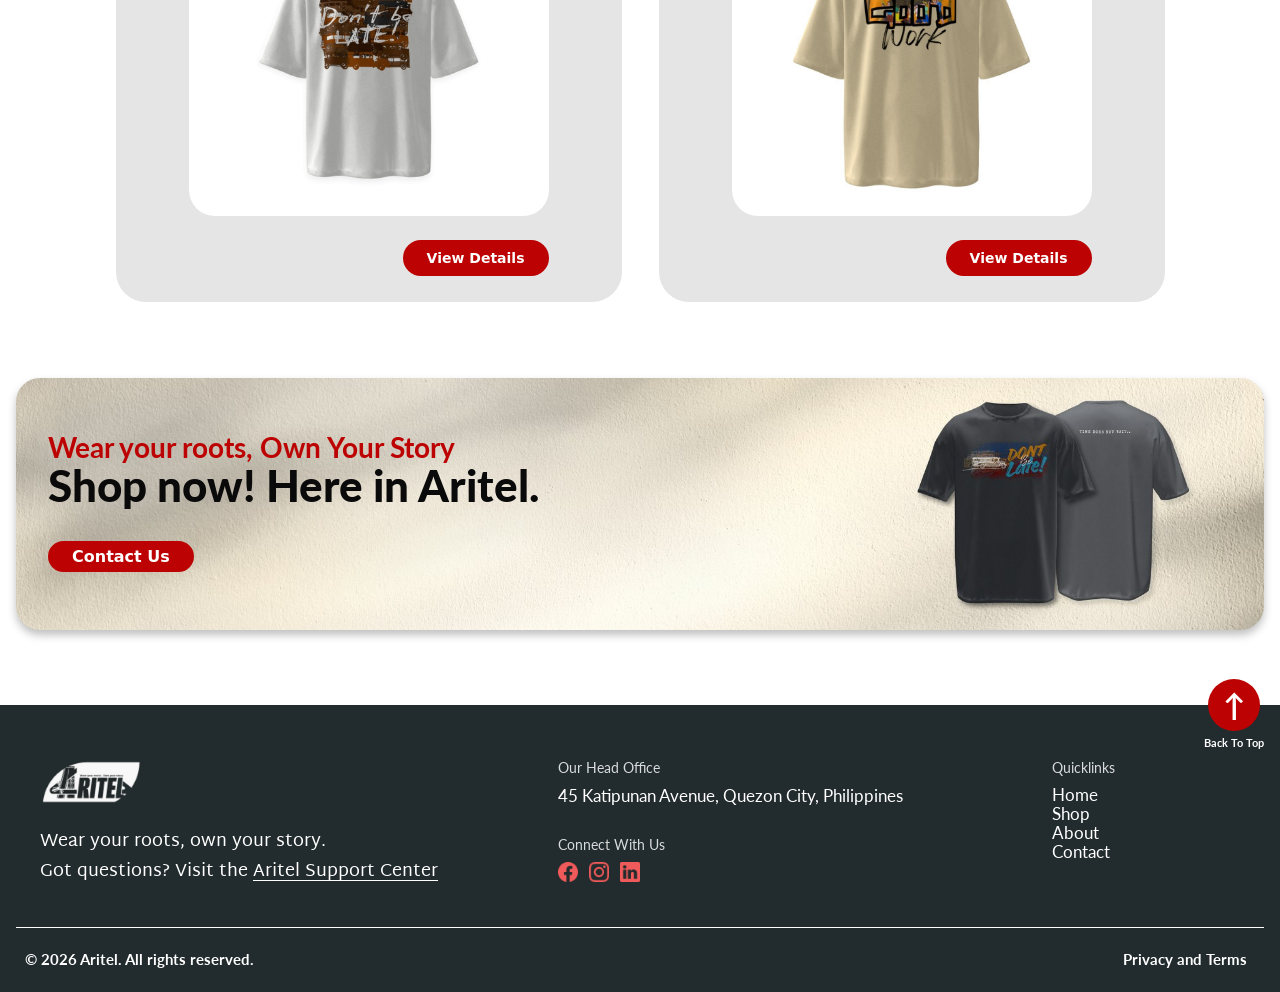
<file: second-product.html>
<!DOCTYPE html>
<html lang="en">
<head>
  <meta charset="UTF-8">
  <meta name="viewport" content="width=device-width, initial-scale=1">
  <title>Everyday Comfort Tee | ARITEL</title>
  <meta name="description" content="Everyday Comfort Tee from ARITEL Filipino streetwear. ₱499. Choose your color, size and quantity, then order by email.">
  <link href="https://cdn.jsdelivr.net/npm/bootstrap@5.3.9/dist/css/bootstrap.min.css" rel="stylesheet" integrity="sha384-yEPZ7jP9S0QKiUQ0m3jjsO4ProIW7wvR9gXkI7JOGa2XVsw53Yke2bsdkBbjmmiX" crossorigin="anonymous">
  <link rel="stylesheet" href="css/styles.css">
</head>
<body id="top" class="product-page" data-product="product2">
  <a class="visually-hidden-focusable skip-link" href="#main">Skip to main content</a>

  <!-- HEADER / NAVIGATION -->
  <header class="site-header">
  <nav class="main-nav" aria-label="Main navigation">
    <a class="logo" href="index.html"><img src="images/home/logo.png" alt="ARITEL home" width="270" height="120"></a>
    <button class="nav-toggle" type="button" aria-expanded="false" aria-controls="nav-menu" aria-label="Menu"><span></span><span></span><span></span></button>
    <ul class="nav-links" id="nav-menu">
      <li><a href="index.html#story">About</a></li>
      <li><a href="index.html#products">Shop</a></li>
      <li><a href="contact-us.html">Contact</a></li>
      <li><a href="privacy-policy.html">Privacy and Terms</a></li>
    </ul>
    <ul class="nav-icons">
      <li>
        <a href="index.html#products" class="cart-link" id="cart-link" aria-label="Cart, empty. Shop our t-shirts">
          <span class="cart-count" id="cart-count" aria-hidden="true" hidden>0</span>
          <svg viewBox="0 0 24 24" aria-hidden="true" focusable="false"><path d="M7 18c-1.1 0-1.99.9-1.99 2S5.9 22 7 22s2-.9 2-2-.9-2-2-2zM1 2v2h2l3.6 7.59-1.35 2.45c-.16.28-.25.61-.25.96 0 1.1.9 2 2 2h12v-2H7.42c-.14 0-.25-.11-.25-.25l.03-.12.9-1.63h7.45c.75 0 1.41-.41 1.75-1.03l3.58-6.49A1 1 0 0 0 20 4H5.21l-.94-2H1zm16 16c-1.1 0-1.99.9-1.99 2s.89 2 1.99 2 2-.9 2-2-.9-2-2-2z"/></svg>
        </a>
      </li>
      <li>
        <a href="contact-us.html" aria-label="Contact us">
          <svg viewBox="0 0 24 24" aria-hidden="true" focusable="false"><path d="M12 2C6.48 2 2 6.48 2 12s4.48 10 10 10 10-4.48 10-10S17.52 2 12 2zm0 3c1.66 0 3 1.34 3 3s-1.34 3-3 3-3-1.34-3-3 1.34-3 3-3zm0 14.2c-2.5 0-4.71-1.28-6-3.22.03-1.99 4-3.08 6-3.08 1.99 0 5.97 1.09 6 3.08-1.29 1.94-3.5 3.22-6 3.22z"/></svg>
        </a>
      </li>
    </ul>
  </nav>
</header>

  <main id="main">

    <div class="page-header">
      <h1>SHOP</h1>
      <p class="page-lead">Drop by and see what&rsquo;s new!</p>
    </div>

    <section aria-labelledby="collection-heading">
      <h2 class="page-subheading" id="collection-heading">Product Collection</h2>
    </section>

    <!-- MAIN PRODUCT SECTION -->
    <section class="product-container" aria-label="Everyday Comfort Tee details">

      <!-- LEFT: PRODUCT IMAGE -->
      <div class="product-image">
        <img id="product-image" src="images/second-product/product-2.png" alt="Black Everyday Comfort tee, back view, with a round Everyday Comfort Estd 2010 graphic" width="900" height="900">
      </div>

      <!-- RIGHT: PRODUCT DETAILS -->
      <div class="product-details">
        <h3 class="product-name" id="product-name">Everyday Comfort Tee</h3>

        <div class="price-size-container">
          <p class="product-price" id="product-price">&#8369; 499</p>
          <button type="button" class="size-chart" data-bs-toggle="modal" data-bs-target="#sizeChartModal">Size Chart</button>
        </div>

        <!-- COLOR OPTIONS -->
        <div class="color-options" role="group" aria-label="Select color">
          <button type="button" class="color-circle color-red" data-color="Red" aria-label="Red" aria-pressed="false"></button>
          <button type="button" class="color-circle color-black" data-color="Black" aria-label="Black" aria-pressed="false"></button>
          <button type="button" class="color-circle color-beige" data-color="Beige" aria-label="Beige" aria-pressed="false"></button>
        </div>

        <!-- SIZE OPTIONS -->
        <p class="option-label" id="size-label">Select size:</p>
        <div class="size-options" role="group" aria-labelledby="size-label">
          <button type="button" class="size-btn" data-size="S" aria-pressed="false">S</button>
          <button type="button" class="size-btn" data-size="M" aria-pressed="false">M</button>
          <button type="button" class="size-btn" data-size="L" aria-pressed="false">L</button>
        </div>

        <!-- QUANTITY -->
        <p class="option-label" id="quantity-label">Quantity:</p>
        <div class="quantity-options" role="group" aria-labelledby="quantity-label">
          <button type="button" class="quantity-btn" id="decrease" aria-label="Decrease quantity">-</button>
          <span class="quantity-number" id="quantity" role="status" aria-live="polite">1</span>
          <button type="button" class="quantity-btn" id="increase" aria-label="Increase quantity">+</button>
        </div>

        <!-- PRODUCT ACTION BUTTONS -->
        <div class="product-buttons">
          <button type="button" class="add-cart-btn" id="addToCart">Add to Cart</button>
          <button type="button" class="buy-now-btn" id="orderNow">Order Now</button>
        </div>
        <p class="order-message" id="order-message" role="alert"></p>
      </div>
    </section>

    <!-- PRODUCT DETAILS SECTION -->
    <section class="product-info-section container-fluid" aria-label="Product photos and description">
      <div class="row align-items-start">

        <!-- LEFT SIDE: PRODUCT IMAGES -->
        <div class="col-md-6">
          <div class="product-gallery">
            <button type="button" class="gallery-image active" data-image="images/second-product/product-2-1st.png" data-alt="Everyday Comfort Tee – front view" aria-pressed="true">
              <img src="images/second-product/product-2-1st.png" alt="Show front view of Everyday Comfort Tee" width="600" height="600" loading="lazy">
            </button>
            <button type="button" class="gallery-image" data-image="images/second-product/product-2-2nd.png" data-alt="Everyday Comfort Tee – back view" aria-pressed="false">
              <img src="images/second-product/product-2-2nd.png" alt="Show back view of Everyday Comfort Tee" width="600" height="600" loading="lazy">
            </button>
            <button type="button" class="gallery-image" data-image="images/second-product/product-2-3rd.png" data-alt="Everyday Comfort Tee – side view" aria-pressed="false">
              <img src="images/second-product/product-2-3rd.png" alt="Show side view of Everyday Comfort Tee" width="600" height="600" loading="lazy">
            </button>
          </div>
        </div>

        <!-- RIGHT SIDE: PRODUCT DESCRIPTION -->
        <div class="col-md-6">
          <div class="product-description">
            <h4>Product detail:</h4>
            <p><strong>Everyday Comfort Tee</strong> is a unisex regular fit made from 100% washed cotton, for days when you just want to feel at home kahit nasa labas ka. Pambahay comfort, pero pwedeng-pwede sa palengke, sa coffee run, o sa biglaang “G ka ba mamaya?” ng barkada. Isang tee para sa lahat ng lakad, walang kailangang pag-isipan.</p>
          </div>
        </div>

      </div>
    </section>

    <!-- YOU MAY ALSO LIKE -->
    <section class="recommended-section container" id="recommended" aria-labelledby="recommended-title">
      <h2 class="recommended-title" id="recommended-title">You may also like...</h2>
      <div class="row justify-content-center g-4">

        <div class="col-md-6">
          <article class="recommended-card">
            <h3>Don’t Be Late Tee</h3>
            <p class="recommended-price">&#8369; 499</p>
            <img src="images/first-product/product-1w.png" alt="Don’t Be Late Tee" width="900" height="900" loading="lazy">
            <a href="first-product.html" class="btn recommended-btn">View Details<span class="visually-hidden"> of Don’t Be Late Tee</span></a>
          </article>
        </div>

        <div class="col-md-6">
          <article class="recommended-card">
            <h3>Do Good Work Tee</h3>
            <p class="recommended-price">&#8369; 499</p>
            <img src="images/third-product/product-3w.png" alt="Do Good Work Tee" width="900" height="900" loading="lazy">
            <a href="third-product.html" class="btn recommended-btn">View Details<span class="visually-hidden"> of Do Good Work Tee</span></a>
          </article>
        </div>
      </div>
    </section>

    <!-- CONNECT -->
    <section class="connect" aria-labelledby="connect-title">
      <p class="eyebrow">Wear your roots, Own Your Story</p>
      <h2 id="connect-title">Shop now! Here in Aritel.</h2>
      <a class="btn" href="contact-us.html">Contact Us</a>
    </section>

    <!-- SIZE CHART (opens from the Size Chart button) -->
    <div class="modal fade" id="sizeChartModal" tabindex="-1" aria-labelledby="sizeChartTitle" aria-hidden="true">
      <div class="modal-dialog modal-dialog-centered">
        <div class="modal-content">
          <div class="modal-header">
            <h2 class="modal-title" id="sizeChartTitle">Size Chart</h2>
            <button type="button" class="btn-close" data-bs-dismiss="modal" aria-label="Close size chart"></button>
          </div>
          <div class="modal-body">
            <p>Our tees have a relaxed, oversized fit. Measurements are in inches.</p>
            <table class="table table-bordered text-center mb-0">
              <caption class="visually-hidden">Size chart for Everyday Comfort Tee</caption>
              <thead><tr><th scope="col">Size</th><th scope="col">Chest width</th><th scope="col">Length</th></tr></thead>
              <tbody>
                <tr><th scope="row">S</th><td>21</td><td>27</td></tr>
                <tr><th scope="row">M</th><td>22</td><td>28</td></tr>
                <tr><th scope="row">L</th><td>23</td><td>29</td></tr>
              </tbody>
            </table>
          </div>
        </div>
      </div>
    </div>
  </main>

  <!-- FOOTER -->
  <footer class="site-footer">
  <a class="back-to-top" href="#top">
    <span class="arrow" aria-hidden="true">&#8593;</span>
    <span>Back To Top</span>
  </a>

  <div class="footer-brand">
    <a href="index.html"><img src="images/home/logo.png" alt="ARITEL home" width="270" height="120"></a>
    <p>Wear your roots, own your story.</p>
    <p>Got questions? Visit the <a href="contact-us.html">Aritel Support Center</a></p>
  </div>

  <div class="footer-info">
    <h2>Our Head Office</h2>
    <address>45 Katipunan Avenue, Quezon City, Philippines</address>

    <h2>Connect With Us</h2>
    <ul class="social">
      <li><a href="https://www.facebook.com/" target="_blank" rel="noopener noreferrer"><img src="images/home/icon-facebook.png" alt="Aritel on Facebook (opens in a new tab)" width="20" height="20"></a></li>
      <li><a href="https://www.instagram.com/" target="_blank" rel="noopener noreferrer"><img src="images/home/icon-instagram.png" alt="Aritel on Instagram (opens in a new tab)" width="20" height="20"></a></li>
      <li><a href="https://www.linkedin.com/" target="_blank" rel="noopener noreferrer"><img src="images/home/icon-linkedin.png" alt="Aritel on LinkedIn (opens in a new tab)" width="20" height="20"></a></li>
    </ul>
  </div>

  <nav class="footer-links" aria-label="Footer navigation">
    <h2>Quicklinks</h2>
    <ul>
      <li><a href="index.html">Home</a></li>
      <li><a href="index.html#products">Shop</a></li>
      <li><a href="index.html#story">About</a></li>
      <li><a href="contact-us.html">Contact</a></li>
    </ul>
  </nav>

  <div class="footer-bottom">
    <p>&copy; 2026 Aritel. All rights reserved.</p>
    <a href="privacy-policy.html">Privacy and Terms</a>
  </div>
</footer>

  <script src="https://cdn.jsdelivr.net/npm/bootstrap@5.3.9/dist/js/bootstrap.bundle.min.js"></script>
  <script src="js/script.js"></script>
  <script src="js/products.js"></script>
  <script src="js/product-page.js"></script>
</body>
</html>
</file>
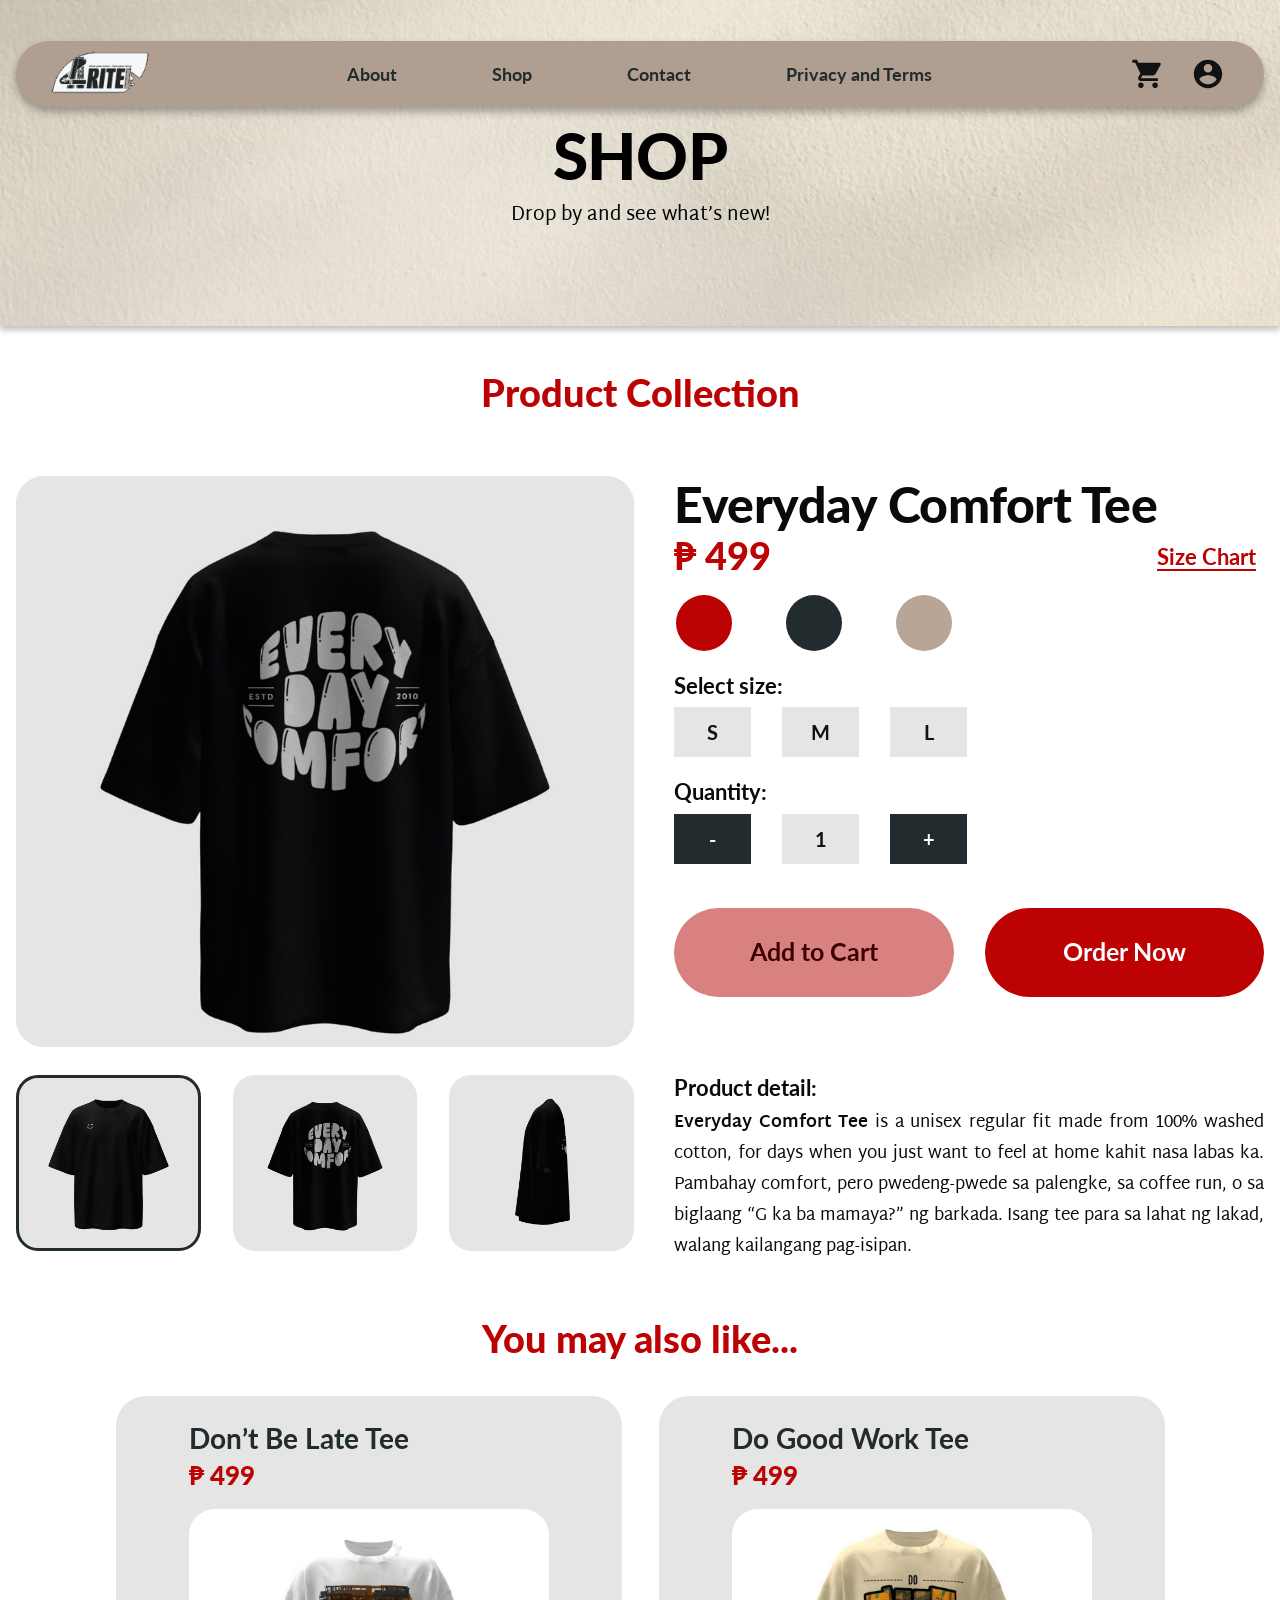
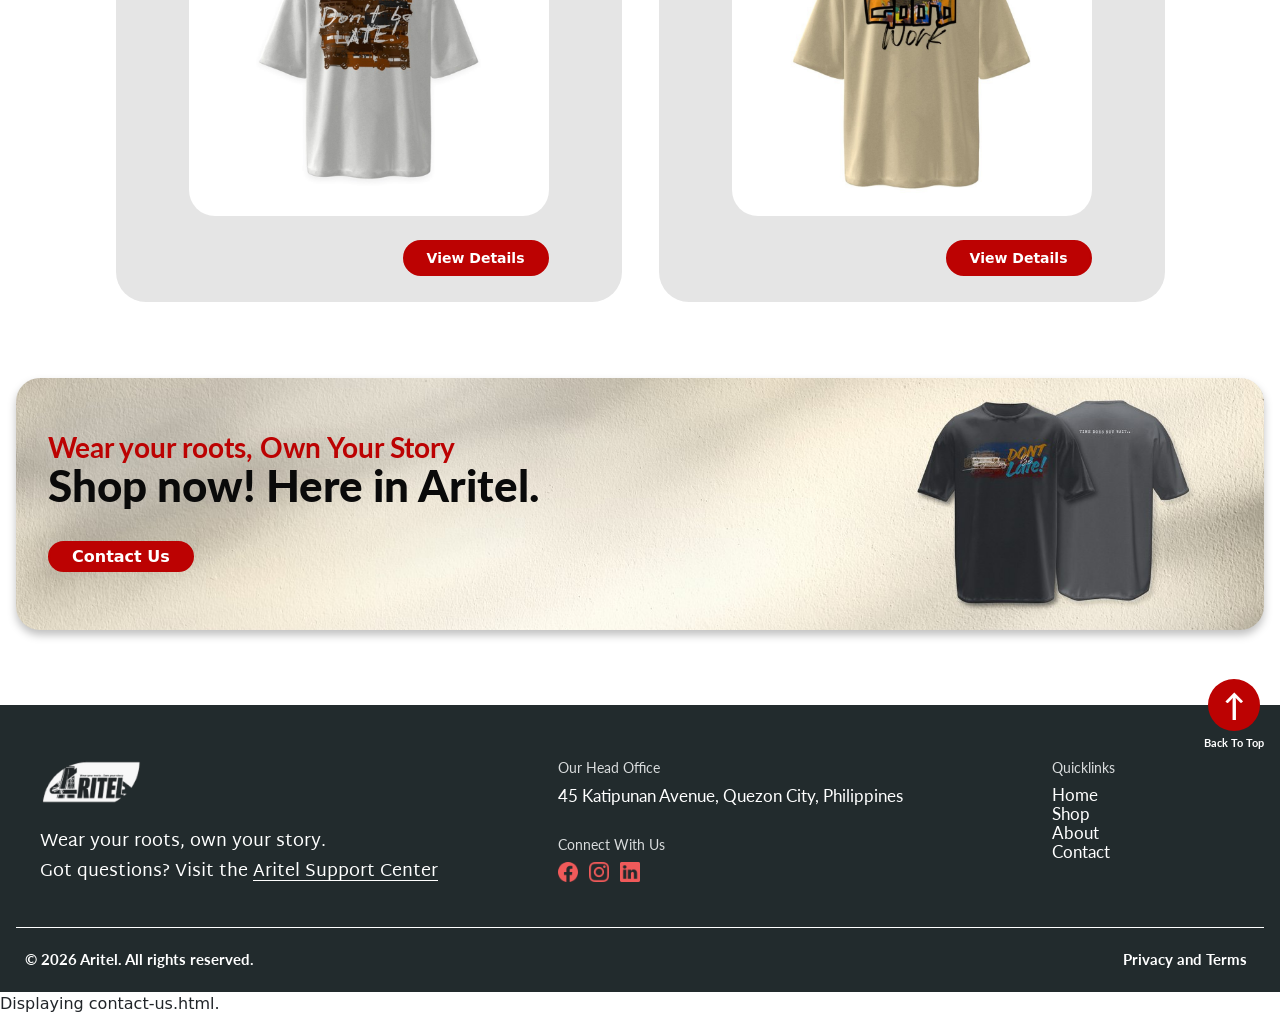
<file: second_product.html>
<!DOCTYPE html>
<html lang="en">
<head>
  <meta charset="UTF-8">
  <meta name="viewport" content="width=device-width, initial-scale=1">
  <title>Everyday Comfort Tee | ARITEL</title>
  <meta name="description" content="Everyday Comfort Tee from ARITEL Filipino streetwear. ₱499. Choose your color, size and quantity, then order by email.">
  <link href="https://cdn.jsdelivr.net/npm/bootstrap@5.3.9/dist/css/bootstrap.min.css" rel="stylesheet" integrity="sha384-yEPZ7jP9S0QKiUQ0m3jjsO4ProIW7wvR9gXkI7JOGa2XVsw53Yke2bsdkBbjmmiX" crossorigin="anonymous">
  <link rel="stylesheet" href="css/styles.css">
</head>
<body id="top" class="product-page" data-product="product2">
  <a class="visually-hidden-focusable skip-link" href="#main">Skip to main content</a>

  <!-- HEADER / NAVIGATION -->
  <header class="site-header">
  <nav class="main-nav" aria-label="Main navigation">
    <a class="logo" href="index.html"><img src="images/home/logo.png" alt="ARITEL home" width="270" height="120"></a>
    <button class="nav-toggle" type="button" aria-expanded="false" aria-controls="nav-menu" aria-label="Menu"><span></span><span></span><span></span></button>
    <ul class="nav-links" id="nav-menu">
      <li><a href="index.html#story">About</a></li>
      <li><a href="index.html#products">Shop</a></li>
      <li><a href="contact-us.html">Contact</a></li>
      <li><a href="privacy-policy.html">Privacy and Terms</a></li>
    </ul>
    <ul class="nav-icons">
      <li>
        <a href="index.html#products" class="cart-link" id="cart-link" aria-label="Cart, empty. Shop our t-shirts">
          <span class="cart-count" id="cart-count" aria-hidden="true" hidden>0</span>
          <svg viewBox="0 0 24 24" aria-hidden="true" focusable="false"><path d="M7 18c-1.1 0-1.99.9-1.99 2S5.9 22 7 22s2-.9 2-2-.9-2-2-2zM1 2v2h2l3.6 7.59-1.35 2.45c-.16.28-.25.61-.25.96 0 1.1.9 2 2 2h12v-2H7.42c-.14 0-.25-.11-.25-.25l.03-.12.9-1.63h7.45c.75 0 1.41-.41 1.75-1.03l3.58-6.49A1 1 0 0 0 20 4H5.21l-.94-2H1zm16 16c-1.1 0-1.99.9-1.99 2s.89 2 1.99 2 2-.9 2-2-.9-2-2-2z"/></svg>
        </a>
      </li>
      <li>
        <a href="contact-us.html" aria-label="Contact us">
          <svg viewBox="0 0 24 24" aria-hidden="true" focusable="false"><path d="M12 2C6.48 2 2 6.48 2 12s4.48 10 10 10 10-4.48 10-10S17.52 2 12 2zm0 3c1.66 0 3 1.34 3 3s-1.34 3-3 3-3-1.34-3-3 1.34-3 3-3zm0 14.2c-2.5 0-4.71-1.28-6-3.22.03-1.99 4-3.08 6-3.08 1.99 0 5.97 1.09 6 3.08-1.29 1.94-3.5 3.22-6 3.22z"/></svg>
        </a>
      </li>
    </ul>
  </nav>
</header>

  <main id="main">

    <div class="page-header">
      <h1>SHOP</h1>
      <p class="page-lead">Drop by and see what&rsquo;s new!</p>
    </div>

    <section aria-labelledby="collection-heading">
      <h2 class="page-subheading" id="collection-heading">Product Collection</h2>
    </section>

    <!-- MAIN PRODUCT SECTION -->
    <section class="product-container" aria-label="Everyday Comfort Tee details">

      <!-- LEFT: PRODUCT IMAGE -->
      <div class="product-image">
        <img id="product-image" src="images/second-product/product-2.png" alt="Black Everyday Comfort tee, back view, with a round Everyday Comfort Estd 2010 graphic" width="900" height="900">
      </div>

      <!-- RIGHT: PRODUCT DETAILS -->
      <div class="product-details">
        <h3 class="product-name" id="product-name">Everyday Comfort Tee</h3>

        <div class="price-size-container">
          <p class="product-price" id="product-price">&#8369; 499</p>
          <button type="button" class="size-chart" data-bs-toggle="modal" data-bs-target="#sizeChartModal">Size Chart</button>
        </div>

        <!-- COLOR OPTIONS -->
        <div class="color-options" role="group" aria-label="Select color">
          <button type="button" class="color-circle color-red" data-color="Red" aria-label="Red" aria-pressed="false"></button>
          <button type="button" class="color-circle color-black" data-color="Black" aria-label="Black" aria-pressed="false"></button>
          <button type="button" class="color-circle color-beige" data-color="Beige" aria-label="Beige" aria-pressed="false"></button>
        </div>

        <!-- SIZE OPTIONS -->
        <p class="option-label" id="size-label">Select size:</p>
        <div class="size-options" role="group" aria-labelledby="size-label">
          <button type="button" class="size-btn" data-size="S" aria-pressed="false">S</button>
          <button type="button" class="size-btn" data-size="M" aria-pressed="false">M</button>
          <button type="button" class="size-btn" data-size="L" aria-pressed="false">L</button>
        </div>

        <!-- QUANTITY -->
        <p class="option-label" id="quantity-label">Quantity:</p>
        <div class="quantity-options" role="group" aria-labelledby="quantity-label">
          <button type="button" class="quantity-btn" id="decrease" aria-label="Decrease quantity">-</button>
          <span class="quantity-number" id="quantity" role="status" aria-live="polite">1</span>
          <button type="button" class="quantity-btn" id="increase" aria-label="Increase quantity">+</button>
        </div>

        <!-- PRODUCT ACTION BUTTONS -->
        <div class="product-buttons">
          <button type="button" class="add-cart-btn" id="addToCart">Add to Cart</button>
          <button type="button" class="buy-now-btn" id="orderNow">Order Now</button>
        </div>
        <p class="order-message" id="order-message" role="alert"></p>
      </div>
    </section>

    <!-- PRODUCT DETAILS SECTION -->
    <section class="product-info-section container-fluid" aria-label="Product photos and description">
      <div class="row align-items-start">

        <!-- LEFT SIDE: PRODUCT IMAGES -->
        <div class="col-md-6">
          <div class="product-gallery">
            <button type="button" class="gallery-image active" data-image="images/second-product/product-2-1st.png" data-alt="Everyday Comfort Tee – front view" aria-pressed="true">
              <img src="images/second-product/product-2-1st.png" alt="Show front view of Everyday Comfort Tee" width="600" height="600" loading="lazy">
            </button>
            <button type="button" class="gallery-image" data-image="images/second-product/product-2-2nd.png" data-alt="Everyday Comfort Tee – back view" aria-pressed="false">
              <img src="images/second-product/product-2-2nd.png" alt="Show back view of Everyday Comfort Tee" width="600" height="600" loading="lazy">
            </button>
            <button type="button" class="gallery-image" data-image="images/second-product/product-2-3rd.png" data-alt="Everyday Comfort Tee – side view" aria-pressed="false">
              <img src="images/second-product/product-2-3rd.png" alt="Show side view of Everyday Comfort Tee" width="600" height="600" loading="lazy">
            </button>
          </div>
        </div>

        <!-- RIGHT SIDE: PRODUCT DESCRIPTION -->
        <div class="col-md-6">
          <div class="product-description">
            <h4>Product detail:</h4>
            <p><strong>Everyday Comfort Tee</strong> is a unisex regular fit made from 100% washed cotton, for days when you just want to feel at home kahit nasa labas ka. Pambahay comfort, pero pwedeng-pwede sa palengke, sa coffee run, o sa biglaang “G ka ba mamaya?” ng barkada. Isang tee para sa lahat ng lakad, walang kailangang pag-isipan.</p>
          </div>
        </div>

      </div>
    </section>

    <!-- YOU MAY ALSO LIKE -->
    <section class="recommended-section container" id="recommended" aria-labelledby="recommended-title">
      <h2 class="recommended-title" id="recommended-title">You may also like...</h2>
      <div class="row justify-content-center g-4">

        <div class="col-md-6">
          <article class="recommended-card">
            <h3>Don’t Be Late Tee</h3>
            <p class="recommended-price">&#8369; 499</p>
            <img src="images/first-product/product-1w.png" alt="Don’t Be Late Tee" width="900" height="900" loading="lazy">
            <a href="first-product.html" class="btn recommended-btn">View Details<span class="visually-hidden"> of Don’t Be Late Tee</span></a>
          </article>
        </div>

        <div class="col-md-6">
          <article class="recommended-card">
            <h3>Do Good Work Tee</h3>
            <p class="recommended-price">&#8369; 499</p>
            <img src="images/third-product/product-3w.png" alt="Do Good Work Tee" width="900" height="900" loading="lazy">
            <a href="third-product.html" class="btn recommended-btn">View Details<span class="visually-hidden"> of Do Good Work Tee</span></a>
          </article>
        </div>
      </div>
    </section>

    <!-- CONNECT -->
    <section class="connect" aria-labelledby="connect-title">
      <p class="eyebrow">Wear your roots, Own Your Story</p>
      <h2 id="connect-title">Shop now! Here in Aritel.</h2>
      <a class="btn" href="contact-us.html">Contact Us</a>
    </section>

    <!-- SIZE CHART (opens from the Size Chart button) -->
    <div class="modal fade" id="sizeChartModal" tabindex="-1" aria-labelledby="sizeChartTitle" aria-hidden="true">
      <div class="modal-dialog modal-dialog-centered">
        <div class="modal-content">
          <div class="modal-header">
            <h2 class="modal-title" id="sizeChartTitle">Size Chart</h2>
            <button type="button" class="btn-close" data-bs-dismiss="modal" aria-label="Close size chart"></button>
          </div>
          <div class="modal-body">
            <p>Our tees have a relaxed, oversized fit. Measurements are in inches.</p>
            <table class="table table-bordered text-center mb-0">
              <caption class="visually-hidden">Size chart for Everyday Comfort Tee</caption>
              <thead><tr><th scope="col">Size</th><th scope="col">Chest width</th><th scope="col">Length</th></tr></thead>
              <tbody>
                <tr><th scope="row">S</th><td>21</td><td>27</td></tr>
                <tr><th scope="row">M</th><td>22</td><td>28</td></tr>
                <tr><th scope="row">L</th><td>23</td><td>29</td></tr>
              </tbody>
            </table>
          </div>
        </div>
      </div>
    </div>
  </main>

  <!-- FOOTER -->
  <footer class="site-footer">
  <a class="back-to-top" href="#top">
    <span class="arrow" aria-hidden="true">&#8593;</span>
    <span>Back To Top</span>
  </a>

  <div class="footer-brand">
    <a href="index.html"><img src="images/home/logo.png" alt="ARITEL home" width="270" height="120"></a>
    <p>Wear your roots, own your story.</p>
    <p>Got questions? Visit the <a href="contact-us.html">Aritel Support Center</a></p>
  </div>

  <div class="footer-info">
    <h2>Our Head Office</h2>
    <address>45 Katipunan Avenue, Quezon City, Philippines</address>

    <h2>Connect With Us</h2>
    <ul class="social">
      <li><a href="https://www.facebook.com/" target="_blank" rel="noopener noreferrer"><img src="images/home/icon-facebook.png" alt="Aritel on Facebook (opens in a new tab)" width="20" height="20"></a></li>
      <li><a href="https://www.instagram.com/" target="_blank" rel="noopener noreferrer"><img src="images/home/icon-instagram.png" alt="Aritel on Instagram (opens in a new tab)" width="20" height="20"></a></li>
      <li><a href="https://www.linkedin.com/" target="_blank" rel="noopener noreferrer"><img src="images/home/icon-linkedin.png" alt="Aritel on LinkedIn (opens in a new tab)" width="20" height="20"></a></li>
    </ul>
  </div>

  <nav class="footer-links" aria-label="Footer navigation">
    <h2>Quicklinks</h2>
    <ul>
      <li><a href="index.html">Home</a></li>
      <li><a href="index.html#products">Shop</a></li>
      <li><a href="index.html#story">About</a></li>
      <li><a href="contact-us.html">Contact</a></li>
    </ul>
  </nav>

  <div class="footer-bottom">
    <p>&copy; 2026 Aritel. All rights reserved.</p>
    <a href="privacy-policy.html">Privacy and Terms</a>
  </div>
</footer>

  <script src="https://cdn.jsdelivr.net/npm/bootstrap@5.3.9/dist/js/bootstrap.bundle.min.js"></script>
  <script src="js/script.js"></script>
  <script src="js/products.js"></script>
  <script src="js/product-page.js"></script>
</body>
</html>
Displaying contact-us.html.
</file>
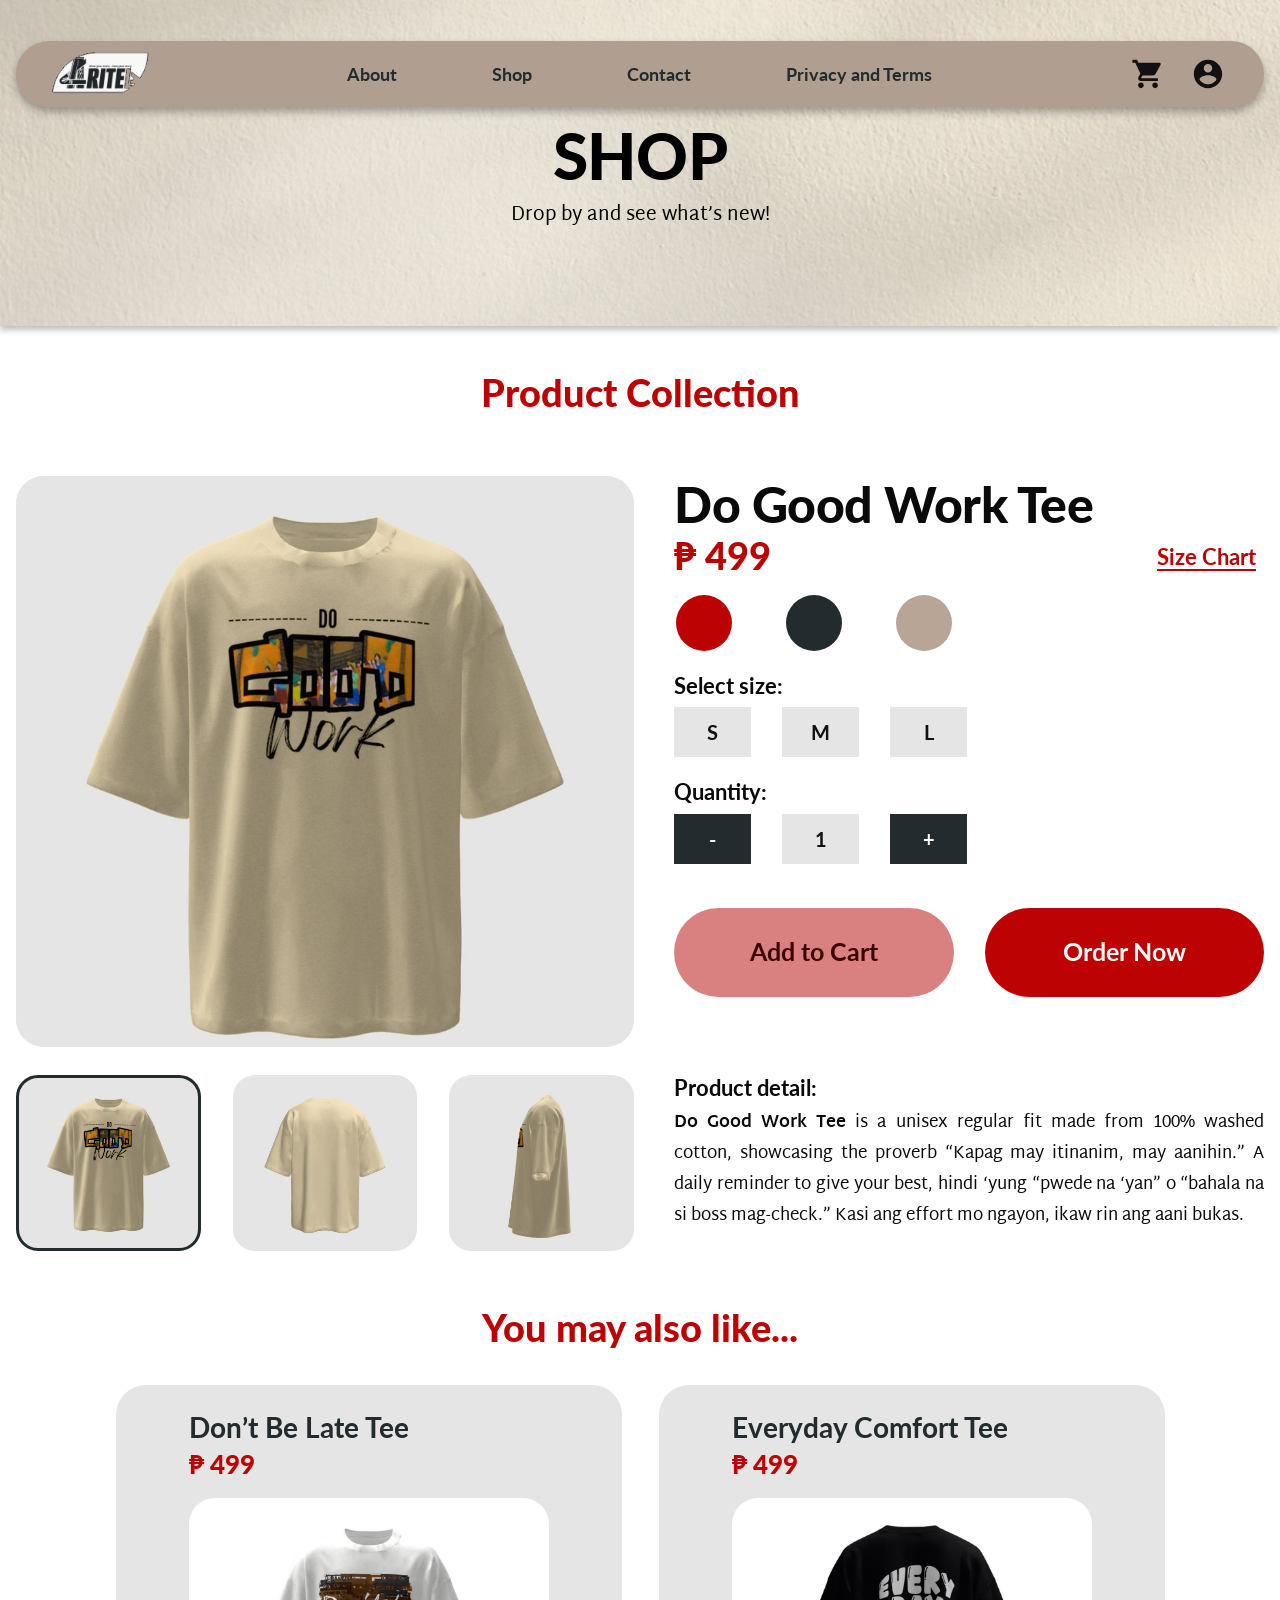
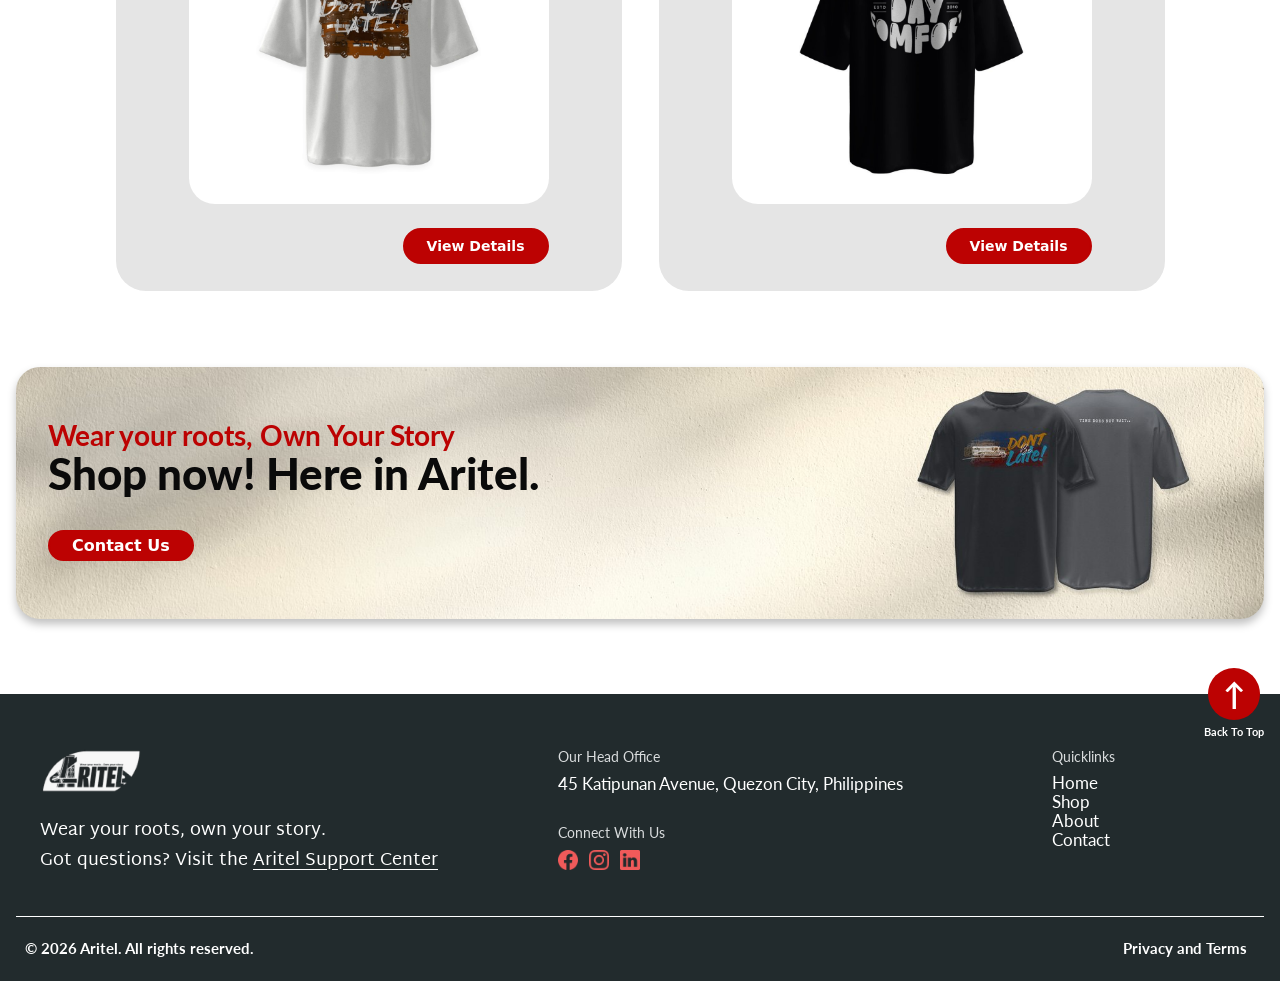
<file: third-product.html>
<!DOCTYPE html>
<html lang="en">
<head>
  <meta charset="UTF-8">
  <meta name="viewport" content="width=device-width, initial-scale=1">
  <title>Do Good Work Tee | ARITEL</title>
  <meta name="description" content="Do Good Work Tee from ARITEL Filipino streetwear. ₱499. Choose your color, size and quantity, then order by email.">
  <link href="https://cdn.jsdelivr.net/npm/bootstrap@5.3.9/dist/css/bootstrap.min.css" rel="stylesheet" integrity="sha384-yEPZ7jP9S0QKiUQ0m3jjsO4ProIW7wvR9gXkI7JOGa2XVsw53Yke2bsdkBbjmmiX" crossorigin="anonymous">
  <link rel="stylesheet" href="css/styles.css">
</head>
<body id="top" class="product-page" data-product="product3">
  <a class="visually-hidden-focusable skip-link" href="#main">Skip to main content</a>

  <!-- HEADER / NAVIGATION -->
  <header class="site-header">
  <nav class="main-nav" aria-label="Main navigation">
    <a class="logo" href="index.html"><img src="images/home/logo.png" alt="ARITEL home" width="270" height="120"></a>
    <button class="nav-toggle" type="button" aria-expanded="false" aria-controls="nav-menu" aria-label="Menu"><span></span><span></span><span></span></button>
    <ul class="nav-links" id="nav-menu">
      <li><a href="index.html#story">About</a></li>
      <li><a href="index.html#products">Shop</a></li>
      <li><a href="contact-us.html">Contact</a></li>
      <li><a href="privacy-policy.html">Privacy and Terms</a></li>
    </ul>
    <ul class="nav-icons">
      <li>
        <a href="index.html#products" class="cart-link" id="cart-link" aria-label="Cart, empty. Shop our t-shirts">
          <span class="cart-count" id="cart-count" aria-hidden="true" hidden>0</span>
          <svg viewBox="0 0 24 24" aria-hidden="true" focusable="false"><path d="M7 18c-1.1 0-1.99.9-1.99 2S5.9 22 7 22s2-.9 2-2-.9-2-2-2zM1 2v2h2l3.6 7.59-1.35 2.45c-.16.28-.25.61-.25.96 0 1.1.9 2 2 2h12v-2H7.42c-.14 0-.25-.11-.25-.25l.03-.12.9-1.63h7.45c.75 0 1.41-.41 1.75-1.03l3.58-6.49A1 1 0 0 0 20 4H5.21l-.94-2H1zm16 16c-1.1 0-1.99.9-1.99 2s.89 2 1.99 2 2-.9 2-2-.9-2-2-2z"/></svg>
        </a>
      </li>
      <li>
        <a href="contact-us.html" aria-label="Contact us">
          <svg viewBox="0 0 24 24" aria-hidden="true" focusable="false"><path d="M12 2C6.48 2 2 6.48 2 12s4.48 10 10 10 10-4.48 10-10S17.52 2 12 2zm0 3c1.66 0 3 1.34 3 3s-1.34 3-3 3-3-1.34-3-3 1.34-3 3-3zm0 14.2c-2.5 0-4.71-1.28-6-3.22.03-1.99 4-3.08 6-3.08 1.99 0 5.97 1.09 6 3.08-1.29 1.94-3.5 3.22-6 3.22z"/></svg>
        </a>
      </li>
    </ul>
  </nav>
</header>

  <main id="main">

    <div class="page-header">
      <h1>SHOP</h1>
      <p class="page-lead">Drop by and see what&rsquo;s new!</p>
    </div>

    <section aria-labelledby="collection-heading">
      <h2 class="page-subheading" id="collection-heading">Product Collection</h2>
    </section>

    <!-- MAIN PRODUCT SECTION -->
    <section class="product-container" aria-label="Do Good Work Tee details">

      <!-- LEFT: PRODUCT IMAGE -->
      <div class="product-image">
        <img id="product-image" src="images/third-product/product-3.png" alt="Beige Do Good Work tee with colorful lettering filled with scenes of people working" width="900" height="900">
      </div>

      <!-- RIGHT: PRODUCT DETAILS -->
      <div class="product-details">
        <h3 class="product-name" id="product-name">Do Good Work Tee</h3>

        <div class="price-size-container">
          <p class="product-price" id="product-price">&#8369; 499</p>
          <button type="button" class="size-chart" data-bs-toggle="modal" data-bs-target="#sizeChartModal">Size Chart</button>
        </div>

        <!-- COLOR OPTIONS -->
        <div class="color-options" role="group" aria-label="Select color">
          <button type="button" class="color-circle color-red" data-color="Red" aria-label="Red" aria-pressed="false"></button>
          <button type="button" class="color-circle color-black" data-color="Black" aria-label="Black" aria-pressed="false"></button>
          <button type="button" class="color-circle color-beige" data-color="Beige" aria-label="Beige" aria-pressed="false"></button>
        </div>

        <!-- SIZE OPTIONS -->
        <p class="option-label" id="size-label">Select size:</p>
        <div class="size-options" role="group" aria-labelledby="size-label">
          <button type="button" class="size-btn" data-size="S" aria-pressed="false">S</button>
          <button type="button" class="size-btn" data-size="M" aria-pressed="false">M</button>
          <button type="button" class="size-btn" data-size="L" aria-pressed="false">L</button>
        </div>

        <!-- QUANTITY -->
        <p class="option-label" id="quantity-label">Quantity:</p>
        <div class="quantity-options" role="group" aria-labelledby="quantity-label">
          <button type="button" class="quantity-btn" id="decrease" aria-label="Decrease quantity">-</button>
          <span class="quantity-number" id="quantity" role="status" aria-live="polite">1</span>
          <button type="button" class="quantity-btn" id="increase" aria-label="Increase quantity">+</button>
        </div>

        <!-- PRODUCT ACTION BUTTONS -->
        <div class="product-buttons">
          <button type="button" class="add-cart-btn" id="addToCart">Add to Cart</button>
          <button type="button" class="buy-now-btn" id="orderNow">Order Now</button>
        </div>
        <p class="order-message" id="order-message" role="alert"></p>
      </div>
    </section>

    <!-- PRODUCT DETAILS SECTION -->
    <section class="product-info-section container-fluid" aria-label="Product photos and description">
      <div class="row align-items-start">

        <!-- LEFT SIDE: PRODUCT IMAGES -->
        <div class="col-md-6">
          <div class="product-gallery">
            <button type="button" class="gallery-image active" data-image="images/third-product/product-3-1st.png" data-alt="Do Good Work Tee – front view" aria-pressed="true">
              <img src="images/third-product/product-3-1st.png" alt="Show front view of Do Good Work Tee" width="600" height="600" loading="lazy">
            </button>
            <button type="button" class="gallery-image" data-image="images/third-product/product-3-2nd.png" data-alt="Do Good Work Tee – back view" aria-pressed="false">
              <img src="images/third-product/product-3-2nd.png" alt="Show back view of Do Good Work Tee" width="600" height="600" loading="lazy">
            </button>
            <button type="button" class="gallery-image" data-image="images/third-product/product-3-3rd.png" data-alt="Do Good Work Tee – side view" aria-pressed="false">
              <img src="images/third-product/product-3-3rd.png" alt="Show side view of Do Good Work Tee" width="600" height="600" loading="lazy">
            </button>
          </div>
        </div>

        <!-- RIGHT SIDE: PRODUCT DESCRIPTION -->
        <div class="col-md-6">
          <div class="product-description">
            <h4>Product detail:</h4>
            <p><strong>Do Good Work Tee</strong> is a unisex regular fit made from 100% washed cotton, showcasing the proverb “Kapag may itinanim, may aanihin.” A daily reminder to give your best, hindi ‘yung “pwede na ‘yan” o “bahala na si boss mag-check.” Kasi ang effort mo ngayon, ikaw rin ang aani bukas.</p>
          </div>
        </div>

      </div>
    </section>

    <!-- YOU MAY ALSO LIKE -->
    <section class="recommended-section container" id="recommended" aria-labelledby="recommended-title">
      <h2 class="recommended-title" id="recommended-title">You may also like...</h2>
      <div class="row justify-content-center g-4">

        <div class="col-md-6">
          <article class="recommended-card">
            <h3>Don’t Be Late Tee</h3>
            <p class="recommended-price">&#8369; 499</p>
            <img src="images/first-product/product-1w.png" alt="Don’t Be Late Tee" width="900" height="900" loading="lazy">
            <a href="first-product.html" class="btn recommended-btn">View Details<span class="visually-hidden"> of Don’t Be Late Tee</span></a>
          </article>
        </div>

        <div class="col-md-6">
          <article class="recommended-card">
            <h3>Everyday Comfort Tee</h3>
            <p class="recommended-price">&#8369; 499</p>
            <img src="images/second-product/product-2w.png" alt="Everyday Comfort Tee" width="900" height="900" loading="lazy">
            <a href="second-product.html" class="btn recommended-btn">View Details<span class="visually-hidden"> of Everyday Comfort Tee</span></a>
          </article>
        </div>
      </div>
    </section>

    <!-- CONNECT -->
    <section class="connect" aria-labelledby="connect-title">
      <p class="eyebrow">Wear your roots, Own Your Story</p>
      <h2 id="connect-title">Shop now! Here in Aritel.</h2>
      <a class="btn" href="contact-us.html">Contact Us</a>
    </section>

    <!-- SIZE CHART (opens from the Size Chart button) -->
    <div class="modal fade" id="sizeChartModal" tabindex="-1" aria-labelledby="sizeChartTitle" aria-hidden="true">
      <div class="modal-dialog modal-dialog-centered">
        <div class="modal-content">
          <div class="modal-header">
            <h2 class="modal-title" id="sizeChartTitle">Size Chart</h2>
            <button type="button" class="btn-close" data-bs-dismiss="modal" aria-label="Close size chart"></button>
          </div>
          <div class="modal-body">
            <p>Our tees have a relaxed, oversized fit. Measurements are in inches.</p>
            <table class="table table-bordered text-center mb-0">
              <caption class="visually-hidden">Size chart for Do Good Work Tee</caption>
              <thead><tr><th scope="col">Size</th><th scope="col">Chest width</th><th scope="col">Length</th></tr></thead>
              <tbody>
                <tr><th scope="row">S</th><td>21</td><td>27</td></tr>
                <tr><th scope="row">M</th><td>22</td><td>28</td></tr>
                <tr><th scope="row">L</th><td>23</td><td>29</td></tr>
              </tbody>
            </table>
          </div>
        </div>
      </div>
    </div>
  </main>

  <!-- FOOTER -->
  <footer class="site-footer">
  <a class="back-to-top" href="#top">
    <span class="arrow" aria-hidden="true">&#8593;</span>
    <span>Back To Top</span>
  </a>

  <div class="footer-brand">
    <a href="index.html"><img src="images/home/logo.png" alt="ARITEL home" width="270" height="120"></a>
    <p>Wear your roots, own your story.</p>
    <p>Got questions? Visit the <a href="contact-us.html">Aritel Support Center</a></p>
  </div>

  <div class="footer-info">
    <h2>Our Head Office</h2>
    <address>45 Katipunan Avenue, Quezon City, Philippines</address>

    <h2>Connect With Us</h2>
    <ul class="social">
      <li><a href="https://www.facebook.com/" target="_blank" rel="noopener noreferrer"><img src="images/home/icon-facebook.png" alt="Aritel on Facebook (opens in a new tab)" width="20" height="20"></a></li>
      <li><a href="https://www.instagram.com/" target="_blank" rel="noopener noreferrer"><img src="images/home/icon-instagram.png" alt="Aritel on Instagram (opens in a new tab)" width="20" height="20"></a></li>
      <li><a href="https://www.linkedin.com/" target="_blank" rel="noopener noreferrer"><img src="images/home/icon-linkedin.png" alt="Aritel on LinkedIn (opens in a new tab)" width="20" height="20"></a></li>
    </ul>
  </div>

  <nav class="footer-links" aria-label="Footer navigation">
    <h2>Quicklinks</h2>
    <ul>
      <li><a href="index.html">Home</a></li>
      <li><a href="index.html#products">Shop</a></li>
      <li><a href="index.html#story">About</a></li>
      <li><a href="contact-us.html">Contact</a></li>
    </ul>
  </nav>

  <div class="footer-bottom">
    <p>&copy; 2026 Aritel. All rights reserved.</p>
    <a href="privacy-policy.html">Privacy and Terms</a>
  </div>
</footer>

  <script src="https://cdn.jsdelivr.net/npm/bootstrap@5.3.9/dist/js/bootstrap.bundle.min.js"></script>
  <script src="js/script.js"></script>
  <script src="js/products.js"></script>
  <script src="js/product-page.js"></script>
</body>
</html>
</file>
<file: css/styles.css>
/* IMPORTS */
@import url('https://fonts.googleapis.com/css2?family=Lato:ital,wght@0,100;0,300;0,400;0,700;0,900;1,100;1,300;1,400;1,700;1,900&display=swap');
@import url('https://fonts.googleapis.com/css2?family=Martel+Sans:wght@200;300;400;600;700;800;900&display=swap');


/* ROOT VARIABLES */
:root {
    --primary: #BC0202;
    --secondary-1: #222B2D;
    --secondary-2: #B09E90;
    --neutral: #F7F7F7;
    --red-dark: #7a0000;
    --cream: #ece7de;
    --width: 1268px;
}



/* sections share the same centered width */
main > section { width: min(var(--width), calc(100% - 32px)); margin-inline: auto; }

/* GENERAL STYLES */
* {
    margin: 0;
    padding: 0;
    box-sizing: border-box;
}

/* ---------- BUTTONS ---------- */
.btn {
  display: inline-block;
  background: var(--primary);
  color: #fff;
  font-weight: 700;
  text-decoration: none;
  padding: 10px 20px;
  border: 2px solid var(--primary);
  border-radius: 6px;
}

.btn:hover { background: var(--red-dark); border-color: var(--red-dark); color: #fff; }
.btn-pill { border-radius: 999px; padding: 10px 28px; }


/* COLOR OPTIONS */
.color-circle {
    width: 60px;
    height: 60px;
    padding: 0;
    border: 3px solid transparent;
    border-radius: 50%;
    cursor: pointer;
    transition: transform 0.2s ease, outline 0.2s ease;
}

.color-circle:hover {
    transform: scale(1.1);
}

.color-circle.selected {
    outline: 3px solid var(--primary);
    outline-offset: 4px;
    transform: scale(1.12);
}

/* SIZE OPTIONS */
.size-btn {
    transition: transform 0.2s ease, background-color 0.2s ease;
    cursor: pointer;
}

.size-btn:hover {
    transform: scale(1.05);
}

.size-btn.selected {
    background-color: var(--primary);
    color: white;
    transform: scale(1.1);
}

/* QUANTITY */
.quantity-options {
    display: flex;
    align-items: center;
}

.quantity-number {
    display: grid;
    place-items: center;
}

/*  HEADER / NAV
    Floating tan pill that sits on top of the hero / page header (mockup: pill 66px tall, 41px from the top). */
.site-header { position: absolute; top: 0; left: 0; right: 0; z-index: 10; padding: 41px 16px 0; }
.main-nav {
  display: grid;
  grid-template-columns: auto 1fr auto;
  align-items: center;
  gap: 16px;
  max-width: var(--width);
  min-height: 66px;
  margin: 0 auto;
  padding: 4px 34px;
  background: var(--secondary-2);
  border-radius: 999px;
  box-shadow: 0 5px 8px rgba(0, 0, 0, .3);
}

.logo { display: block; line-height: 0; }
.logo img { height: 46px; width: auto; }
.nav-links {
  justify-self: center;
  display: flex;
  flex-wrap: wrap;
  gap: 4px clamp(20px, 6.8vw, 98px);
  list-style: none;
  margin: 0;
  padding: 0;
}

.nav-links a {
    display: inline-block;
    padding: 10px 4px;
    color: var(--secondary-1);
    font-family: 'Lato', sans-serif;
    font-weight: 700;
    font-size: 18px;
    text-decoration: none;
}

.nav-links a:hover { text-decoration: underline; }
.nav-toggle { display: none; }  /* only shown on phones (see MOBILE) */
.nav-links a[aria-current="page"] { text-decoration: underline; text-underline-offset: 6px; }
.nav-icons { display: flex; gap: 16px; list-style: none; margin: 0; padding: 0; }
.nav-icons a { display: grid; place-items: center; width: 44px; height: 44px; color: #111; border-radius: 50%; }
.nav-icons svg { width: 34px; height: 34px; fill: currentColor; stroke: none; }

/* keyboard focus is clearly visible everywhere */
a:focus-visible, button:focus-visible, .btn:focus-visible, .form-control:focus-visible {
  outline: 3px solid #1a5fd0;
  outline-offset: 3px;
}
.site-footer a:focus-visible, .main-nav a:focus-visible { outline-color: #ffbf47; }
.main-nav a:focus-visible { outline-color: #1a5fd0; }

/* ---------- LET'S CONNECT ---------- */
.connect {
  min-height: 252px;
  margin-block: 48px 75px;
  padding: 30px 32px;
  background: var(--neutral) url("../images/home/banner-footer.png") right center / cover no-repeat;
  border-radius: 24px;
  box-shadow: 0 5px 8px rgba(0, 0, 0, .25);
  display: grid;
  align-content: center;
  justify-items: start;
  gap: 4px;
}
.connect > * { margin: 0; }
.connect .eyebrow { color: var(--primary); text-transform: none; font-family: 'Lato', sans-serif; font-size: 28px; font-weight: 700; }
.connect h2 { font-size: clamp(30px, 3.4vw, 48px); font-weight: 900; line-height: 1.1; color: #0a0a0a; }
.connect .btn { margin-top: 28px; padding: 0 22px; line-height: 27px; font-size: 16px; border-radius: 999px; }

/* ---------- FOOTER ---------- */
.site-footer {
  position: relative;
  padding: 55px max(16px, calc((100% - var(--width)) / 2)) 22px;
  background: var(--secondary-1);
  color: #fff;
  display: grid;
  grid-template-columns: minmax(0, 1.1fr) minmax(0, 1fr) minmax(0, .45fr);
  gap: 0 24px;
  font-family: 'Martel Sans', 'Lato', sans-serif;
}
.site-footer p, .site-footer address { margin: 0; font-style: normal; }
.site-footer a { color: #fff; }
.site-footer ul { list-style: none; margin: 0; padding: 0; }

.footer-brand { padding-left: 24px; }
.footer-brand img { height: 47px; width: auto; margin-bottom: 20px; display: block; }
.footer-brand p { font-size: 18px; line-height: 30px; }
.footer-brand a:not(:has(img)) { text-decoration: underline; text-underline-offset: 4px; }

.site-footer h2 { margin: 0 0 8px; font-family: 'Lato', sans-serif; font-size: 14px; font-weight: 400; color: #d9dcdd; }
.footer-info address { margin-bottom: 30px; font-family: 'Lato', sans-serif; font-size: 17px; line-height: 22px; }
.social { display: flex; gap: 11px; }
.social a { display: block; line-height: 0; }
.social img { width: 20px; height: 20px; }
.footer-links { font-family: 'Lato', sans-serif; }
.footer-links li { padding: 0; font-size: 17px; line-height: 19px; }
.footer-links a { text-decoration: none; }
.footer-links a:hover { text-decoration: underline; }

.footer-bottom {
  grid-column: 1 / -1;
  display: flex;
  justify-content: space-between;
  flex-wrap: wrap;
  gap: 8px;
  margin-top: 40px;
  padding-top: 20px;
  border-top: 1px solid #fff;
  font-family: 'Lato', sans-serif;
  font-size: 15px;
  font-weight: 700;
}
.footer-bottom p { padding-left: 9px; }
.footer-bottom a { text-decoration: none; padding-right: 17px; }
.footer-bottom a:hover { text-decoration: underline; }

/* red round back-to-top button */
.back-to-top {
  position: absolute;
  top: -26px;
  right: max(16px, calc((100% - var(--width)) / 2 - 19px));
  display: flex;
  flex-direction: column;
  align-items: center;
  gap: 4px;
  font-family: 'Lato', sans-serif;
  font-size: 11px;
  font-weight: 700;
  text-decoration: none;
}
.back-to-top .arrow {
  width: 52px;
  height: 52px;
  display: grid;
  place-items: center;
  background: var(--primary);
  border-radius: 50%;
  font-size: 30px;
  line-height: 1;
}

/* HEADER STYLES */
h1, h2, h3, h4, h5 {
    font-family: 'Lato', sans-serif;
}

h1 {
    font-weight: 800;
    font-size: 60px;
    color: var(--secondary-1);
}

h2 {
    font-weight: 800;
    font-size: 40px;
}

h3 {
    font-weight: 600;
    font-size: 30px;
    color: var(--secondary-1);
}

h4 {
    font-weight: 600;
    font-size: 18px;
    color: var(--secondary-1);
}

h5 {
    font-weight: 600;
    font-size: 18px;
    color: var(--secondary-1);
}

h6 {
    font-family: 'Martel Sans', sans-serif;
    font-weight: 600;
    font-size: 18px;
    color: var(--secondary-1);
}





/* =========================
   WEBPAGE DESIGN
========================= */

/* WEBPAGE HEADER */
.page-header {
    background-image: url("../images/home/banner-header.png");
    min-height: 350px;
    display: flex;
    flex-direction: column;
    justify-content: center;
    align-items: center;
    text-align: center;
}

.page-header h1 {
    color: var(--secondary-1);
    margin-top: 80px;
    margin-bottom: 10px;
}

.page-header h5 {
    color: var(--secondary-1);
    margin-bottom: 40px;
}


/* WEBPAGE SUBHEADING */
.page-subheading {
    font-weight: 800;
    color: var(--primary);
    margin-top: 60px;
    margin-bottom: 50px;
    text-align: center;
}

.page-subsubheading{
    font-weight: 800;
    color: var(--primary);
    margin-top: 60px;
    margin-bottom: 50px;
    text-align: center;
} 
/* =========================
    HOME PAGE DESIGN
========================= */

/* ---------- HERO ----------
   Mockup: 742px tall, text starts 92px from the left, model photo on the right. */
.hero {
  position: relative;
  overflow: hidden;
  width: 100%;
  height: 742px;
  padding: 228px max(16px, calc((100% - var(--width)) / 2 + 6px)) 0;
  background:
    url("../images/home/hero-bg.png") right bottom / cover no-repeat,
    linear-gradient(90deg, #ece7de, #f6f3ee 55%, #e4ddd0);
  box-shadow: 0 3px 5px rgba(0, 0, 0, .3);
  display: grid;
  grid-template-columns: minmax(0, 1fr);
  align-content: start;
  justify-items: start;
}

.hero > * { margin: 0; }
.eyebrow { font-family: 'Lato', sans-serif; font-weight: 400; text-transform: uppercase; font-size: 18px; line-height: 22px; }
.hero h1 {
  font-size: clamp(40px, 5vw, 72px);
  font-weight: 900;
  line-height: 1.05;
  color: #0a0a0a;
  margin-top: 6px;
  max-width: 9em;
  text-wrap: balance;
}
.hero .tagline { font-family: 'Lato', sans-serif; font-size: 18px; margin-top: 22px; }
.hero .tagline strong { font-weight: 400; }
.hero .btn { margin-top: 34px; padding: 0 32px; line-height: 46px; height: 46px; font-family: 'Lato', sans-serif; font-size: 18px; }

/* ---------- FEATURES BAR ---------- */
.promises {
  max-width: 1177px;
  margin-block: 52px 0;
  padding: 0 14px;
  height: 68px;
  display: flex;
  align-items: center;
  background: var(--secondary-2);
  border-radius: 999px;
}

.promises ul {
  display: flex;
  flex-wrap: wrap;
  justify-content: space-around;
  gap: 10px 24px;
  list-style: none;
  margin: 0;
  padding: 0;
  width: 100%;
  font-family: 'Lato', sans-serif;
  font-weight: 700;
  font-size: 24px;
  color: #2d2d2d;
}

.promises li {
  display: flex;
  align-items: center;
  gap: 10px;
}

.promises li img {
  width: 28px;
  height: 28px;
  object-fit: contain;
}

/* ---------- OUR STORY ---------- */
.story {
  max-width: none;
  margin-top: 62px;
  padding: 0;
  text-align: center;
  display: grid;
  grid-template-columns: 1fr 1fr;
  column-gap: 33px;
  row-gap: 0;
}
.story h2, .story h3, .story p { grid-column: 1 / -1; margin: 0; }
.story h2 { color: var(--primary); font-size: 48px; line-height: 56px; font-weight: 900; }
.story h3 { color: var(--primary); font-size: 28px; line-height: 40px; font-weight: 600; }
.story p { max-width: 1040px; margin: 12px auto 0; font-family: 'Martel Sans', 'Lato', sans-serif; font-size: 18px; line-height: 32px; }
.story-img { width: 100%; height: 403px; margin-top: 62px; object-fit: cover; border-radius: 20px; box-shadow: 0 4px 6px rgba(0, 0, 0, .3); }

/* ---------- PRODUCT COLLECTION ---------- */
.products {
  position: relative;
  margin-block: 110px 0;
  padding: 29px 20px 32px;
  background: #e5e5e5;
  border-radius: 50px;
  display: grid;
  grid-template-columns: minmax(0, 1fr);
  gap: 0;
}
.products h2 { margin: 0; text-align: center; color: var(--primary); font-size: 44px; line-height: 26px; font-weight: 900; }
.products h2 { line-height: 26px; height: 26px; }

.product-track {
  display: flex;
  justify-content: space-between;
  align-items: flex-end;
  margin-top: 78px;
  padding: 0 0;
}

/* dots under the cards: the dark one is the product in the middle */
.dots { display: flex; justify-content: center; gap: 13px; margin-top: 49px; }
.dots span { width: 70px; height: 8px; border-radius: 8px; background: #a3a3a3; transition: background .3s; }
.dots span.active { background: #747474; }

/* arrows (real buttons now) */
.arrows { position: absolute; top: 24px; right: 34px; margin: 0; display: flex; gap: 12px; z-index: 5; }
.arrows button {
  width: 32px; height: 32px; border-radius: 50%; border: 0; padding: 0 0 3px;
  display: grid; place-items: center;
  background: var(--primary); color: #fff; font-size: 26px; line-height: 1; cursor: pointer;
}
.arrows button:hover { background: var(--red-dark); }

.product-card {
  position: relative;
  flex: 0 0 31%;
  height: 496px;
  background: var(--secondary-1);
  color: #fff;
  border: 6px solid var(--secondary-1);
  border-radius: 24px;
  overflow: hidden;
  padding: 0 0 8px;
  display: grid;
  grid-template-columns: 1fr auto;
  grid-template-rows: 1fr auto auto;
  align-items: center;
}
.product-card:nth-of-type(2) { flex-basis: 32.8%; height: 549px; transform: none; }

.product-card img {
  grid-column: 1 / -1;
  width: 100%;
  height: 100%;
  min-height: 0;
  object-fit: contain;
  background: #fcfcfc;
  border-radius: 18px 18px 0 0;
}
.product-card > *:not(img) { margin-inline: 12px; }
.product-card h3 { grid-column: 1 / -1; margin-block: 14px 4px; font-family: 'Lato', sans-serif; font-size: 24px; line-height: 28px; font-weight: 700; color: #fff; }
.product-card p { grid-column: 1 / -1; margin-block: 0 8px; font-family: 'Martel Sans', 'Lato', sans-serif; font-size: 13.5px; line-height: 17px; color: #fff; }
.product-card .price { grid-column: 1; margin-bottom: 0; font-family: 'Lato', sans-serif; font-weight: 900; font-size: 22px; color: #fff; }
.product-card .btn {
  grid-column: 2;
  padding: 0 24px;
  line-height: 26px;
  font-family: 'Lato', sans-serif;
  font-size: 16px;
  border-radius: 999px;
  background: #d40000;
  border-color: #d40000;
  margin: 0 12px;
}
.product-card .btn:hover { background: var(--red-dark); border-color: var(--red-dark); }

.visually-hidden {
  position: absolute;
  width: 1px; height: 1px;
  overflow: hidden;
  clip: rect(0 0 0 0);
  white-space: nowrap;
}

/* ---------- COMMUNITY ---------- */
.community {
  margin-top: 78px;
  padding: 0;
  display: grid;
  grid-template-columns: repeat(3, 1fr);
  gap: 32px;
}
.community h2 { grid-column: 1 / -1; margin: 0 0 24px; text-align: center; color: var(--primary); font-size: 44px; line-height: 52px; font-weight: 900; }

.review { margin: 0; padding: 22px 28px 20px 34px; min-height: 242px; border: 3px solid #a3a3a3; border-radius: 48px; background: #fff; }

.review figcaption {
  display: flex;
  align-items: center;
  gap: 10px;
  font-family: 'Lato', sans-serif;
  font-size: 18px;
  line-height: 17px;
}
.review figcaption img {
  width: 55px;
  height: 55px;
  border-radius: 50%;
  object-fit: cover;
  flex: none;
}
.review figcaption strong { font-weight: 700; }
.review h3 { margin: 18px 0 14px; font-family: 'Martel Sans', 'Lato', sans-serif; font-size: 28px; line-height: 26px; font-weight: 800; color: #0a0a0a; }
.review blockquote { margin: 0; font-family: 'Martel Sans', 'Lato', sans-serif; font-size: 18px; line-height: 20px; }

/* ---------- MOBILE (matches the 390px-wide mockup) ---------- */
@media (max-width: 800px) {
  h1 { font-size: 32px; }
  h2 { font-size: 28px; }
  h3 { font-size: 22px; }

  main > section { width: calc(100% - 40px); }

  /* NAV: tan pill, logo left, hamburger right.
     If a .nav-toggle button is added before .nav-links, the links fold into the menu;
     without it the links simply show in a row inside the pill, so they are never hidden. */
  .site-header { padding: 29px 20px 0; }
  .main-nav {
    grid-template-columns: 1fr auto;
    min-height: 36px;
    padding: 0 22px;
    gap: 0;
    border-radius: 999px;
    box-shadow: 0 5px 8px rgba(0, 0, 0, .3);
  }
  .main-nav:has(.nav-links.open) { border-radius: 24px; }
  .logo img { height: 20px; }
  .nav-icons { display: none; }

  .nav-toggle {
    display: flex;
    flex-direction: column;
    justify-content: center;
    align-items: center;
    gap: 4px;
    width: 44px;
    height: 36px;
    margin-right: -10px;
    background: none;
    border: 0;
    cursor: pointer;
  }
  .nav-toggle span {
    display: block;
    width: 22px;
    height: 2px;
    background: var(--secondary-1);
    border-radius: 2px;
  }

  .nav-links {
    grid-column: 1 / -1;
    justify-self: stretch;
    justify-content: center;
    gap: 0 16px;
    padding: 0 0 8px;
  }
  .nav-links a { font-size: 15px; padding: 6px 2px; }
  .nav-toggle ~ .nav-links { display: none; }
  .nav-toggle ~ .nav-links.open { display: flex; flex-direction: column; align-items: center; gap: 0; padding: 4px 0 12px; }

  /* HERO: 375px tall, model photo on the right */
  .hero {
    height: 375px;
    padding: 90px 20px 0 23px;
    background:
      url("../images/home/hero-bg-mobile.jpg") 7% 100% / cover no-repeat,
      #f1ebe0;
    box-shadow: none;
  }
  .eyebrow { font-size: 16px; line-height: 19px; }
  .hero h1 { font-size: 26px; line-height: 31px; margin-top: 33px; max-width: 8.8em; }
  .hero .tagline { font-size: 16px; line-height: 20px; margin-top: 30px; }
  .hero .btn { margin-top: 44px; height: 23px; line-height: 23px; padding: 0; width: 110px; text-align: center; font-size: 14px; }

  /* PROMISES: small tan pills that wrap */
  .promises {
    height: auto;
    margin-block: 49px 0;
    padding: 0;
    background: transparent;
    border-radius: 0;
  }
  .promises ul { justify-content: center; gap: 9px 30px; font-size: 16px; }
  .promises li {
    height: 30px;
    gap: 6px;
    padding: 0 14px 0 12px;
    background: var(--secondary-2);
    border-radius: 999px;
  }
  .promises li:nth-child(2) { font-size: 14px; }
  .promises li img { width: 18px; height: 18px; }

  /* STORY: two photos side by side */
  .story { margin-top: 43px; column-gap: 16px; }
  .story h2 { font-size: 28px; line-height: 34px; }
  .story h3 { font-size: 16px; line-height: 20px; }
  .story p { margin-top: 9px; font-size: 14px; line-height: 22.7px; }
  .story-img { height: 163px; margin-top: 21px; border-radius: 22px; }

  /* PRODUCTS: one card at a time (swipe) */
  .products {
    display: grid;
    margin-block: 42px 0;
    padding: 29px 0 24px;
    background: #e3e3e3;
    border-radius: 36px;
  }
  .products h2 { font-size: 28px; height: 34px; line-height: 34px; }
  .dots { margin-top: 26px; gap: 8px; }
  .dots span { width: 48px; }

  .arrows { top: 247px; left: 7px; right: 13px; justify-content: space-between; pointer-events: none; }
  .arrows button { width: 30px; height: 30px; font-size: 22px; padding-bottom: 2px; pointer-events: auto; }

  .product-track {
    display: flex;
    gap: 16px;
    margin-top: 16px;
    padding: 0 41px;
    scroll-padding-inline: 41px;
    overflow-x: auto;
    clip-path: inset(0 41px);
    scroll-snap-type: x mandatory;
    scrollbar-width: none;
    align-items: stretch;
  }
  .product-track::-webkit-scrollbar { display: none; }

  .product-track .product-card,
  .product-track .product-card:nth-of-type(2) {
    flex: 0 0 100%;
    height: auto;
    min-height: 412px;
    scroll-snap-align: center;
    background: var(--secondary-1);
    border: 6px solid var(--secondary-1);
    border-radius: 24px;
    padding: 0 0 6px;
    color: #fff;
    transform: none;
  }
  .product-track .product-card img,
  .product-track .product-card:nth-of-type(2) img {
    height: 240px;
    border-radius: 16px 16px 0 0;
    background: #fcfcfc;
  }
  .product-card > *:not(img) { margin-inline: 8px; }
  .product-card h3 { text-align: center; color: #fff; font-size: 20px; line-height: 26px; margin-block: 8px 2px; }
  .product-card p { text-align: center; color: #fff; font-size: 12px; line-height: 16px; margin-block: 0 8px; }
  .product-card .price { font-size: 20px; text-align: left; }
  .product-card .btn { width: 122px; height: 30px; line-height: 30px; padding: 0; text-align: center; font-size: 15px; margin-inline: 8px; }

  /* COMMUNITY */
  .community { margin-top: 38px; grid-template-columns: 1fr; gap: 23px; }
  .community h2 { font-size: 28px; line-height: 34px; margin-bottom: -1px; }
  .review { min-height: 199px; padding: 25px 20px 20px 35px; border-width: 2px; border-color: #9a9a9a; border-radius: 36px; }
  .review figcaption { gap: 10px; font-size: 16px; line-height: 14px; }
  .review figcaption img { width: 38px; height: 38px; }
  .review h3 { margin: 12px 0 0; font-size: 26px; line-height: 22px; max-width: 270px; }
  .review blockquote { margin-top: 16px; font-size: 13.5px; line-height: 15px; max-width: 238px; }

  /* CONNECT: tees on top, text at the bottom */
  .connect {
    min-height: 567px;
    margin-block: 43px 37px;
    padding: 335px 20px 0;
    background: url("../images/home/banner-footer-mobile.jpg") center top / cover no-repeat, var(--neutral);
    align-content: start;
    justify-items: center;
    text-align: center;
    gap: 0;
  }
  .connect .eyebrow { font-size: 24px; line-height: 24px; }
  .connect h2 { font-size: 40px; line-height: 34px; margin-top: 23px; letter-spacing: -0.01em; }
  .connect .btn { margin-top: 36px; height: 26px; line-height: 26px; width: 123px; padding: 0; text-align: center; }

  /* FOOTER */
  .site-footer { grid-template-columns: 1fr; text-align: center; justify-items: center; padding: 48px 20px 23px; gap: 0; }
  .back-to-top { top: -18px; right: auto; left: 50%; transform: translateX(-50%); font-size: 8px; gap: 2px; }
  .back-to-top .arrow { width: 32px; height: 32px; font-size: 20px; }
  .footer-brand { padding-left: 0; display: flex; align-items: center; gap: 21px; }
  .footer-brand img { height: 55px; margin: 0; }
  .footer-brand p { font-size: 17px; line-height: 18px; text-align: left; max-width: 130px; }
  .footer-brand p:last-child { display: none; }
  .footer-links { order: 2; margin: 48px 0 31px; }
  .footer-links h2 { display: none; }
  .footer-links ul { display: grid; grid-template-columns: repeat(2, auto); justify-content: center; gap: 0 6px; }
  .footer-links li { font-size: 17px; line-height: 24px; font-weight: 700; }
  .footer-links li:nth-child(even)::before { content: "\00b7"; margin-right: 6px; }
  .footer-info { order: 3; }
  .footer-info h2, .footer-info address { display: none; }
  .social { justify-content: center; gap: 10px; }
  .social img { width: 21px; height: 21px; }
  .footer-bottom { order: 4; justify-content: center; text-align: center; margin-top: 32px; padding-top: 0; border-top: 0; font-size: 15px; }
  .footer-bottom p { padding-left: 0; }
  .footer-bottom a { display: none; }
}



/* =====================================================================
   INNER PAGES (product, contact, privacy)
   Measured from the 1440px desktop mockups. Phone layouts are at the end.
   ===================================================================== */

/* skip link: only visible when a keyboard user tabs to it */
.skip-link { position: absolute; left: 12px; top: 8px; z-index: 100; background: #fff; color: #111; padding: 8px 14px; border-radius: 6px; font-weight: 700; }
.skip-link:not(:focus) { position: absolute; width: 1px; height: 1px; overflow: hidden; clip: rect(0 0 0 0); white-space: nowrap; padding: 0; }

/* ---------- PAGE HEADER (cream wall + big title, sits under the floating nav) ---------- */
.page-header {
  position: relative;
  min-height: 318px;
  padding: 124px 20px 42px;
  display: flex;
  flex-direction: column;
  align-items: center;
  justify-content: flex-start;
  text-align: center;
  background: var(--cream) url("../images/home/banner-header.png") center / cover no-repeat;
  box-shadow: 0 4px 6px rgba(0, 0, 0, .25);
  color: #000;
}
.page-header h1 { margin: 0; font-family: 'Lato', sans-serif; font-weight: 900; font-size: 80px; line-height: 1; letter-spacing: -.01em; color: #000; }
.page-header p { margin: 14px 0 0; font-family: 'Martel Sans', 'Lato', sans-serif; font-size: 22px; line-height: 1.3; color: #000; }
.page-header .page-lead { margin-top: 18px; }
.page-header .privacy-page-subheading { margin-top: 20px; font-family: 'Lato', sans-serif; font-size: 18px; color: #4a4a4a; max-width: 1000px; }
.product-page .page-header { min-height: 326px; }
.product-page .page-header h1 { font-size: 64px; }
.product-page .page-header .page-lead { font-size: 19px; margin-top: 16px; }
.privacy-page .page-header { min-height: 336px; padding-top: 126px; }
.contact-page .page-header h1 { text-transform: uppercase; }
.contact-page .page-header { min-height: 316px; }

/* red section headings used on all inner pages */
.page-subheading, .recommended-title, .contact-form-container h2, .faq-section h2, .policy-section h2 {
  font-family: 'Lato', sans-serif; font-weight: 900; color: var(--primary); text-transform: none;
}
.page-subheading { margin: 46px auto 0; font-size: 38px; line-height: 1.1; text-align: center; }

/* ---------- PRODUCT PAGE ---------- */
.product-container {
  display: grid;
  grid-template-columns: 618px 1fr;
  gap: 0 36px;
  align-items: start;
  margin: 62px auto 28px;
}
.product-image {
  width: 100%;
  aspect-ratio: 618 / 571;
  background: #e5e5e5;
  border-radius: 28px;
  display: grid;
  place-items: center;
  overflow: hidden;
}
.product-image img { width: 100%; height: 100%; object-fit: contain; display: block; }

.product-details { padding: 0 0 0 4px; }
.product-name { margin: 0; font-family: 'Lato', sans-serif; font-weight: 900; font-size: 50px; line-height: 1.15; color: #0a0a0a; letter-spacing: -.01em; }
.price-size-container { display: flex; justify-content: space-between; align-items: center; margin: 0 4px 0 0; }
.product-price { margin: 0; font-family: 'Lato', sans-serif; font-weight: 900; font-size: 38px; line-height: 1.2; color: var(--primary); }
.size-chart { background: none; border: 0; padding: 6px 4px; font-family: 'Lato', sans-serif; font-weight: 700; font-size: 22px; color: var(--primary); text-decoration: underline; text-underline-offset: 4px; cursor: pointer; }
.size-chart:hover { color: var(--red-dark); }

.color-options { display: flex; gap: 54px; margin: 16px 0 0; padding-left: 2px; }
.color-circle { position: relative; width: 56px; height: 56px; padding: 0; border: 3px solid transparent; border-radius: 50%; cursor: pointer; transition: transform .2s ease; }
.color-circle:hover { transform: scale(1.08); }
.color-red { background: #bc0202; }
.color-black { background: #222b2d; }
.color-beige { background: #b9a595; }
/* selected = a ring plus a check mark, so it never relies on colour alone */
.color-circle.selected { box-shadow: 0 0 0 3px #fff, 0 0 0 6px #111; }
.color-circle.selected::after { content: "\2713"; position: absolute; inset: 0; display: grid; place-items: center; font-size: 26px; font-weight: 900; color: #fff; text-shadow: 0 0 3px rgba(0,0,0,.7); }

.option-label { margin: 22px 0 8px; font-family: 'Lato', sans-serif; font-weight: 700; font-size: 22px; line-height: 1.2; color: #0a0a0a; }
.size-options, .quantity-options { display: flex; gap: 31px; align-items: center; }
.size-btn, .quantity-btn, .quantity-number {
  width: 77px; height: 50px; border: 2px solid transparent; border-radius: 0;
  font-family: 'Lato', sans-serif; font-weight: 700; font-size: 20px; color: #111;
  background: #e5e5e5; display: grid; place-items: center; cursor: pointer;
}
.size-btn:hover { background: #d4d4d4; }
.size-btn.selected { background: #222b2d; color: #fff; }
.size-btn.selected::after { content: ""; }
.quantity-btn { background: #222b2d; color: #fff; }
.quantity-btn:hover { background: #3a4447; }
.quantity-number { cursor: default; }

.product-buttons { display: flex; gap: 31px; margin-top: 44px; }
@media (max-width: 800px) { .order-message { min-height: 0; } }
.add-cart-btn, .buy-now-btn {
  flex: 1; height: 89px; border: 0; border-radius: 999px;
  font-family: 'Lato', sans-serif; font-weight: 700; font-size: 25px; color: #fff; cursor: pointer;
}
.add-cart-btn { background: #d98080; color: #3b0000; }
.buy-now-btn { background: var(--primary); }
.buy-now-btn:hover { background: var(--red-dark); }
.order-message { min-height: 28px; margin: 12px 0 0; font-family: 'Martel Sans', 'Lato', sans-serif; font-size: 16px; color: #1c5d1c; }
.order-message.error { color: #a30000; font-weight: 700; }
.order-message.error::before { content: "\26A0\00a0"; }

/* ---------- PRODUCT PHOTOS + DESCRIPTION (same two columns as above) ---------- */
.product-info-section { width: min(var(--width), calc(100% - 32px)); margin: 0 auto 0; padding: 0; }
.product-info-section .row { display: grid; grid-template-columns: 618px 1fr; gap: 0 36px; margin: 0; --bs-gutter-x: 0; }
.product-info-section .row > * { width: auto; max-width: none; padding: 0; margin: 0; }
.product-gallery { display: grid; grid-template-columns: repeat(3, 1fr); gap: 32px; }
.gallery-image { height: 176px; padding: 10px; background: #e5e5e5; border: 3px solid transparent; border-radius: 22px; cursor: pointer; display: grid; place-items: center; overflow: hidden; }
.gallery-image img { max-width: 100%; max-height: 100%; width: auto; height: 100%; object-fit: contain; }
.gallery-image.active { border-color: #222b2d; }
.product-description { padding: 0 0 0 4px; font-family: 'Martel Sans', 'Lato', sans-serif; }
.product-description h4 { margin: 0 0 6px; font-family: 'Lato', sans-serif; font-weight: 700; font-size: 22px; color: #0a0a0a; }
.product-description p { margin: 0; font-size: 17px; line-height: 31px; text-align: justify; hyphens: auto; color: #0a0a0a; }

/* ---------- YOU MAY ALSO LIKE ---------- */
.recommended-section { width: min(1049px, calc(100% - 32px)); margin: 56px auto 0; padding: 0; }
.recommended-title { margin: 0 0 36px; font-size: 38px; line-height: 1.1; text-align: center; }
.recommended-section .row { --bs-gutter-x: 37px; --bs-gutter-y: 28px; }
.recommended-card { height: 100%; min-height: 506px; padding: 26px 73px 26px; background: #e5e5e5; border-radius: 30px; display: flex; flex-direction: column; }
.recommended-card h3 { margin: 0; font-family: 'Lato', sans-serif; font-weight: 700; font-size: 28px; line-height: 1.15; color: #222b2d; }
.recommended-price { margin: 2px 0 14px; font-family: 'Lato', sans-serif; font-weight: 900; font-size: 26px; color: var(--primary); }
.recommended-card img { width: 100%; height: auto; aspect-ratio: 358 / 305; object-fit: contain; background: #fff; border-radius: 26px; display: block; }
.recommended-btn { align-self: flex-end; margin-top: auto; border-radius: 999px; padding: 0 22px; height: 36px; line-height: 32px; font-size: 14px; }
.recommended-card img + .recommended-btn { margin-top: 24px; }
.product-page .connect { margin-top: 76px; }

/* ---------- CONTACT PAGE ---------- */
.contact-form-section { padding: 46px 0 0; }
.contact-form-section .container, .faq-section .container { max-width: none; padding-inline: 0; }
.contact-form-container h2 { margin: 0 0 28px; font-size: 32px; line-height: 1.2; text-transform: uppercase; }
.contact-page .form-control {
  height: 56px; padding: 0 28px; border: 0; border-radius: 999px; background: #f7f7f7;
  font-family: 'Martel Sans', 'Lato', sans-serif; font-size: 20px; color: #111;
  box-shadow: 0 4px 6px rgba(0, 0, 0, .28);
}
.contact-page textarea.form-control { height: 88px; padding-top: 16px; border-radius: 44px; resize: vertical; min-height: 88px; }
.contact-page .form-control::placeholder { color: #444; opacity: 1; }
.contact-page .form-control:focus { background: #fff; box-shadow: 0 0 0 3px #1a5fd0; }
.contact-page .form-control.is-invalid { background-image: none; border: 2px solid #b00020; padding-right: 28px; }
.contact-page .form-control.is-valid { background-image: none; border: 0; }
.contact-page .mb-3 { margin-bottom: 21px !important; }
.contact-page .invalid-feedback { display: none; margin: 8px 0 0 24px; font-family: 'Martel Sans', 'Lato', sans-serif; font-size: 15px; font-weight: 700; color: #b00020; }
.contact-page .invalid-feedback::before { content: "\26A0\00a0"; }
.contact-page .is-invalid ~ .invalid-feedback { display: block; }
.contact-page .form-check { display: flex; align-items: center; gap: 8px; padding: 0; margin-top: 22px; flex-wrap: wrap; font-family: 'Martel Sans', 'Lato', sans-serif; font-size: 17px; }
.contact-page .form-check-input { float: none; margin: 0; width: 24px; height: 24px; border: 2px solid #222b2d; border-radius: 2px; background-color: #fff; }
.contact-page .form-check-input:checked { background-color: #222b2d; border-color: #222b2d; }
.contact-page .form-check-input.is-invalid { border-color: #b00020; }
.contact-page .form-check-label { flex: 1 1 0; min-width: 0; }
.contact-page .form-check-label a { color: #111; text-decoration: underline; }
.contact-page .form-check .invalid-feedback { flex-basis: 100%; margin-left: 32px; }
.privacy-note { margin: 10px 0 0; font-family: 'Martel Sans', 'Lato', sans-serif; font-size: 16px; color: #4a4a4a; }
.send-btn { display: block; margin: 30px auto 0; min-width: 232px; height: 46px; padding: 0 28px; border-radius: 999px; font-family: 'Lato', sans-serif; font-weight: 700; font-size: 20px; letter-spacing: .01em; }
.form-status { min-height: 26px; margin: 14px 0 0; text-align: center; font-family: 'Martel Sans', 'Lato', sans-serif; font-size: 16px; }
.form-status.error { color: #b00020; font-weight: 700; }
.form-status.success { color: #1c5d1c; }

/* FAQ */
.faq-section { padding: 84px 0 56px; }
.faq-section h2 { margin: 0 0 22px; font-size: 32px; line-height: 1.2; text-transform: uppercase; }
.faq-item { margin-bottom: 8px; background: #f7f7f7; border-radius: 28px; box-shadow: 0 4px 6px rgba(0, 0, 0, .28); overflow: hidden; }
.faq-heading { margin: 0; font-size: inherit; }
.faq-question { width: 100%; min-height: 56px; padding: 6px 24px; display: flex; align-items: center; justify-content: space-between; gap: 16px; background: none; border: 0; text-align: left; font-family: 'Martel Sans', 'Lato', sans-serif; font-weight: 400; font-size: 21px; color: #111; cursor: pointer; }
.faq-icon { font-family: 'Lato', sans-serif; font-size: 34px; line-height: 1; color: #555; font-weight: 300; }
.faq-answer { display: none; padding: 0 24px 18px; font-family: 'Martel Sans', 'Lato', sans-serif; font-size: 17px; line-height: 1.5; }
.faq-answer p { margin: 0; }
.faq-item.active .faq-answer { display: block; }
.faq-note { margin: 12px 0 0 4px; font-family: 'Martel Sans', 'Lato', sans-serif; font-size: 16px; color: #4a4a4a; }

/* ---------- PRIVACY & TERMS PAGE ---------- */
.policy-section { width: min(var(--width), calc(100% - 32px)); max-width: none; padding: 0; margin-top: 30px; }
.policy-section h2 { margin: 0 0 18px; font-size: 40px; line-height: 1.2; text-transform: uppercase; }
.policy-section .row { --bs-gutter-x: 35px; --bs-gutter-y: 30px; }
.policy-card {
  height: 100%; padding: 18px 36px 10px; background: #fff; border: 2px solid #aaa; border-radius: 42px;
  display: grid; grid-template-columns: 52px 1fr; column-gap: 14px; align-content: start;
}
.policy-card > img { width: 45px; height: 45px; object-fit: contain; align-self: center; }
.policy-card h3 { margin: 0; align-self: center; font-family: 'Lato', sans-serif; font-weight: 900; font-size: 22px; line-height: 1.05; text-transform: uppercase; color: #0a0a0a; }
.policy-card > p, .policy-card > .collapse { grid-column: 1 / -1; }
.policy-card > p { margin: 16px 0 0; font-family: 'Martel Sans', 'Lato', sans-serif; font-size: 17px; line-height: 20px; color: #0a0a0a; }
.policy-card .collapse p, .policy-card .collapsing p { margin: 8px 0 0; font-family: 'Martel Sans', 'Lato', sans-serif; font-size: 17px; line-height: 20px; }
.policy-card > a { grid-column: 1 / -1; justify-self: center; margin-top: 4px; padding: 4px 12px; font-family: 'Martel Sans', 'Lato', sans-serif; font-size: 14px; color: #595959; text-decoration: none; }
.policy-card > a:hover { text-decoration: underline; color: #111; }
.policy-card.expanded { border-color: #666; }
.policy-agree { display: flex; align-items: center; justify-content: center; gap: 12px; padding: 0; margin: 22px 0 0; font-family: 'Martel Sans', 'Lato', sans-serif; font-size: 17px; }
.policy-agree .form-check-input { float: none; margin: 0; width: 26px; height: 26px; border: 2px solid #222b2d; border-radius: 2px; background-color: #fff; }
.policy-agree .form-check-input:checked { background-color: #222b2d; border-color: #222b2d; }
.policy-agree .form-check-label { margin: 0; }
.questions { width: auto !important; margin: 44px auto 64px; text-align: center; display: grid; justify-items: center; gap: 14px; }
.questions p { margin: 0; font-family: 'Martel Sans', 'Lato', sans-serif; font-size: 24px; }
.questions .btn { min-width: 261px; height: 54px; line-height: 50px; padding: 0 30px; font-family: 'Martel Sans', 'Lato', sans-serif; font-size: 22px; font-weight: 600; }

/* ---------- INNER PAGES ON TABLETS / PHONES ---------- */
@media (max-width: 991px) {
  .product-container, .product-info-section .row { grid-template-columns: 1fr; }
  .product-container { gap: 28px; margin-top: 36px; }
  .product-info-section .row { gap: 28px; }
  .product-name { font-size: 40px; }
  .recommended-card { padding-inline: 40px; }
  .page-header h1 { font-size: 64px; }
}

@media (max-width: 800px) {
  .page-header { min-height: 250px; padding: 108px 20px 30px; }
  .page-header h1 { font-size: 40px; line-height: 1.05; }
  .product-page .page-header h1 { font-size: 40px; }
  .page-header p, .product-page .page-header .page-lead { font-size: 16px; margin-top: 10px; }
  .page-header .privacy-page-subheading { font-size: 15px; }
  .privacy-page .page-header, .contact-page .page-header, .product-page .page-header { min-height: 250px; }
  .privacy-page .page-header { padding-top: 108px; min-height: 300px; }
  .product-info-section, .recommended-section { width: calc(100% - 40px); }
  .recommended-section .row { --bs-gutter-x: 0; }
  .product-details, .product-description { padding-left: 0; }

  .page-subheading, .recommended-title { font-size: 28px; }
  .page-subheading { margin-top: 28px; }

  .product-container { margin-top: 24px; }
  .product-name { font-size: 32px; }
  .product-price { font-size: 28px; }
  .size-chart { font-size: 18px; }
  .color-options { gap: 28px; }
  .color-circle { width: 48px; height: 48px; }
  .option-label { font-size: 19px; }
  .size-options, .quantity-options { gap: 16px; }
  .size-btn, .quantity-btn, .quantity-number { width: 64px; height: 48px; }
  .product-buttons { gap: 14px; margin-top: 30px; }
  .add-cart-btn, .buy-now-btn { height: 56px; font-size: 18px; }
  .gallery-image { height: 120px; padding: 6px; border-radius: 16px; }
  .product-gallery { gap: 14px; }
  .product-description p { font-size: 15px; line-height: 26px; text-align: left; }
  .recommended-section { margin-top: 40px; }
  .recommended-card { min-height: 0; padding: 22px 22px 22px; }
  .recommended-card h3 { font-size: 22px; }
  .recommended-price { font-size: 20px; }
  .recommended-btn { margin-top: 18px; }

  .contact-form-container h2, .faq-section h2 { font-size: 24px; }
  .contact-page .form-control { height: 50px; font-size: 17px; padding-inline: 22px; }
  .contact-page textarea.form-control { height: 120px; border-radius: 28px; }
  .faq-section { padding-top: 52px; }
  .faq-question { font-size: 17px; padding-inline: 18px; }
  .faq-item { border-radius: 24px; }

  .policy-section { width: calc(100% - 40px); }
  .policy-section .row { --bs-gutter-x: 0; }
  .policy-section h2 { font-size: 28px; }
  .policy-card { padding: 20px 22px 12px; border-radius: 30px; }
  .policy-card h3 { font-size: 20px; }
  .policy-agree { font-size: 15px; }
  .questions p { font-size: 20px; }
}


/* ---------- DESKTOP CAROUSEL: three slots, cards glide between them ---------- */
@media (min-width: 801px) {
  .product-track { display: block; position: relative; height: 549px; }
  .product-card { position: absolute; bottom: 0; flex: none; width: 31%; height: 496px;
    transition: left .55s ease, width .55s ease, height .55s ease; }
  .product-card:nth-of-type(1) { left: 0; }
  .product-card:nth-of-type(2) { left: 33.6%; width: 32.8%; height: 549px; z-index: 2; }
  .product-card:nth-of-type(3) { left: 69%; }
  .product-card[data-pos="left"]   { left: 0;     width: 31%;   height: 496px; z-index: 1; }
  .product-card[data-pos="center"] { left: 33.6%; width: 32.8%; height: 549px; z-index: 2; }
  .product-card[data-pos="right"]  { left: 69%;   width: 31%;   height: 496px; z-index: 1; }
}
@media (prefers-reduced-motion: reduce) {
  .product-card, .dots span { transition: none; }
}

/* ---------- CART COUNTER (in the navigation) + Add to Cart ---------- */
.nav-icons a { position: relative; }
.cart-count {
  position: absolute; top: -3px; right: -5px; z-index: 2;
  min-width: 22px; height: 22px; padding: 0 5px;
  display: grid; place-items: center;
  border: 2px solid var(--secondary-2); border-radius: 999px;
  background: var(--primary); color: #fff;
  font-family: 'Lato', sans-serif; font-size: 13px; font-weight: 900; line-height: 1;
}
.cart-count[hidden] { display: none; }
.add-cart-btn { cursor: pointer; }
.add-cart-btn:hover { background: #c96a6a; color: #fff; }
.add-cart-btn:focus-visible { outline: 3px solid #1a5fd0; outline-offset: 3px; }
</file>
